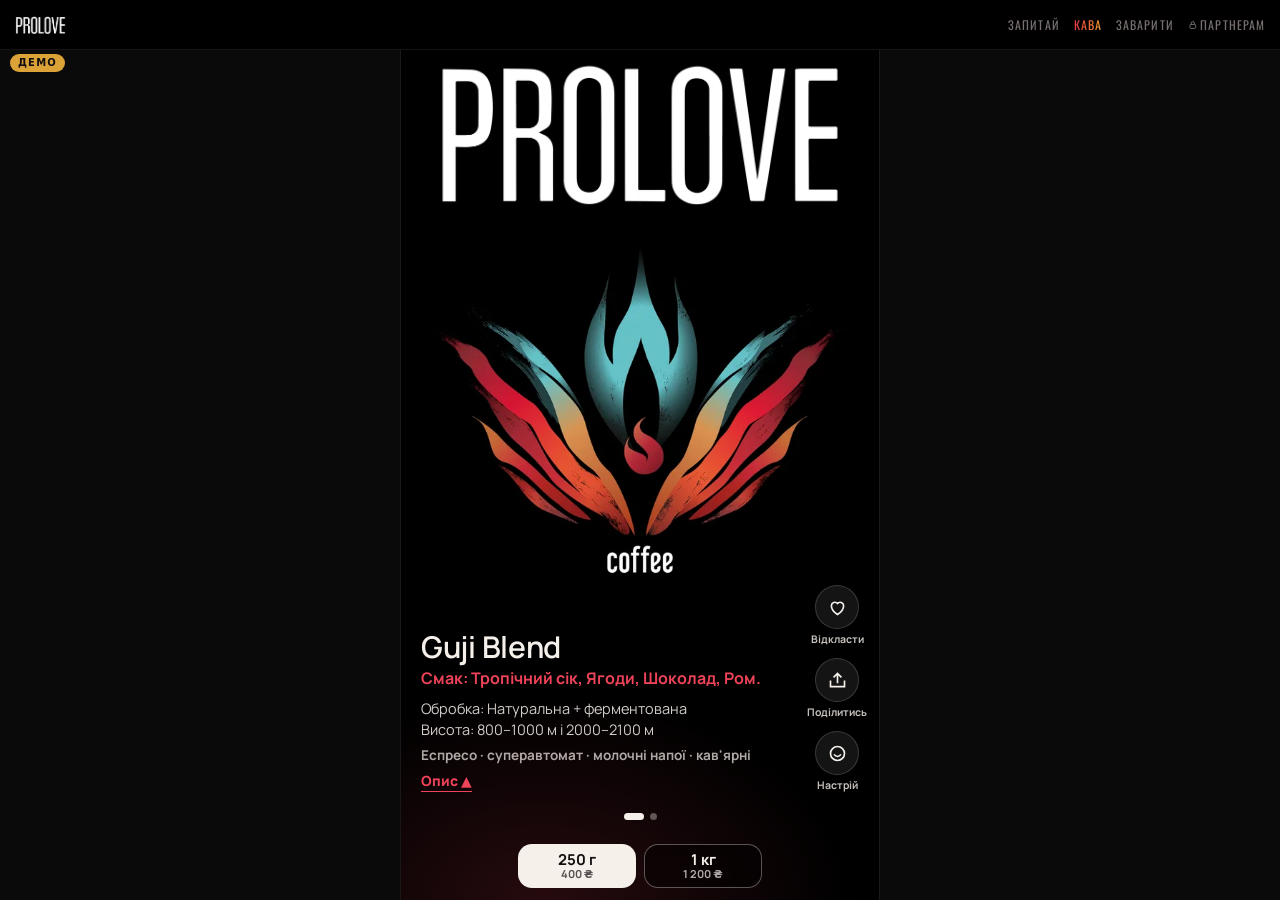
<file: index.html>
<!doctype html>
<html lang="uk">
<head>
<meta charset="utf-8">
<meta name="viewport" content="width=device-width, initial-scale=1, viewport-fit=cover, interactive-widget=resizes-content">
<meta name="theme-color" content="#000000">
<title>PROLOVE — Кава вогонь</title>
<meta name="description" content="PROLOVE: кава вогонь. Обирай лот за смаком.">
<meta property="og:title" content="PROLOVE — Кава вогонь">
<meta property="og:description" content="Specialty-кава від ростерії PROLOVE: обирай лот за смаком.">
<meta property="og:image" content="img/og.png">
<meta name="twitter:card" content="summary_large_image">
<link rel="icon" href="img/favicon.png">
<link rel="apple-touch-icon" href="img/apple-touch-icon.png">
<!-- шрифти першого екрана — одразу, щоб текст не перестрибував --><link rel="preload" as="font" type="font/woff2" crossorigin href="fonts/oswald-cyrillic-400-normal.woff2"><link rel="preload" as="font" type="font/woff2" crossorigin href="fonts/oswald-cyrillic-500-normal.woff2"><link rel="preload" as="font" type="font/woff2" crossorigin href="fonts/manrope-cyrillic-400-normal.woff2"><link rel="preload" as="font" type="font/woff2" crossorigin href="fonts/manrope-cyrillic-700-normal.woff2">
<link rel="stylesheet" href="base.css?v=mwl8etx8">
<link rel="stylesheet" href="nav.css?v=mwl8etx8">
<link rel="stylesheet" href="worlds.css?v=mwl8etx8">
<link rel="stylesheet" href="app.css?v=mwl8etx8">
<script src="track.js?v=mwl8etx8"></script>
<script src="nav.js?v=mwl8etx8"></script>
</head>
<body class="pl-app">
<!-- Одне меню на всіх світах і сторінках -->
<header class="nav" id="nav">
  <a class="nav-wm" href="info.html" aria-label="Про PROLOVE: контакти і підтримка"><img src="img/wordmark.webp" alt="PROLOVE"></a>
  <nav class="nav-tabs" aria-label="Розділи">
    <button type="button" data-w="ask">Запитай</button>
    <button type="button" data-w="kava" aria-current="true">Кава</button>
    <a href="brew.html">Заварити</a>
    <a href="partners.html" ><svg viewBox="0 0 24 24" aria-hidden="true"><rect x="5" y="11" width="14" height="10" rx="2"/><path d="M8 11V8a4 4 0 0 1 8 0v3"/></svg>Партнерам</a>
  </nav>
</header>

<!-- Світи: одна сторінка, гортає сам браузер (scroll-snap), кожен світ рівно на екран і ізольований -->
<main class="worlds" id="worlds">
<section class="world" id="w-ask" data-w="ask" aria-label="Запитай">
<div class="app">
  <canvas id="rain" aria-hidden="true"></canvas>
  <div class="veil" id="veil"></div>
  <div class="term" id="term">
    <form class="ask" id="ask" autocomplete="off">
      <label for="q">Що хочеш відчути?</label>
      <input id="q" name="q" maxlength="300" enterkeyhint="search" placeholder="вишня й шоколад…">
      <button type="submit" aria-label="Знайти">↵</button>
    </form>
    <div class="hint" id="hint"><button type="button">хочу солодку</button><button type="button">ягоди</button><button type="button">шоколад і горіх</button><button type="button">без кислинки</button><button type="button">яскраву кислинку</button><button type="button">для турки</button><button type="button">для гейзера</button><button type="button">для V60</button><button type="button">під капучино</button><button type="button">суперавтомат</button><button type="button">вайб: дощовий вечір</button><button type="button">вайб: ранок у горах</button><button type="button">щось п’янке</button><button type="button">Колумбія</button></div>
    <p class="note">Хочеш живу людину? Напиши <button type="button" class="callr" data-call>!ростер</button> — і ростер приєднається до розмови.</p>
    <div class="out" id="out" aria-live="polite"></div>
  </div>
  <nav class="foot"><a href="info.html">Інфо і контакти</a><a href="brew.html">Як заварити</a><a href="https://instagram.com/prolove_coffee" target="_blank" rel="noopener">Instagram</a></nav>
</div>
</section>
<section class="world" id="w-kava" data-w="kava" aria-label="Кава: стрічка лотів">
<div class="app" id="app">
  <div class="feed" id="feed" aria-label="Стрічка лотів"><div class="loading">Завантажую лоти…</div></div>

  <button class="cartpill" id="cartPill" type="button" hidden>Кошик</button>
  <div class="buy" id="buy">
    <button class="w1" type="button" data-w="250"><b>250 г</b><small id="p250">—</small></button>
    <button class="w2" type="button" data-w="1000"><b>1 кг</b><small id="p1000">—</small></button>
  </div>

  <div class="shade" id="shade"></div>
  <section class="sheet" id="sheet" role="dialog" aria-modal="true" aria-label="Опис лота"></section>
  <div class="toast" id="toast" role="status"></div>
</div>
</section>
</main>

<script type="module" src="demo-shim.js?v=mwl8etx8"></script>
<script type="module" src="app.js?v=mwl8etx8"></script>
<script type="module" src="ask.js?v=mwl8etx8"></script>
<script type="module" src="feed.js?v=mwl8etx8"></script>
</body>
</html>
</file>
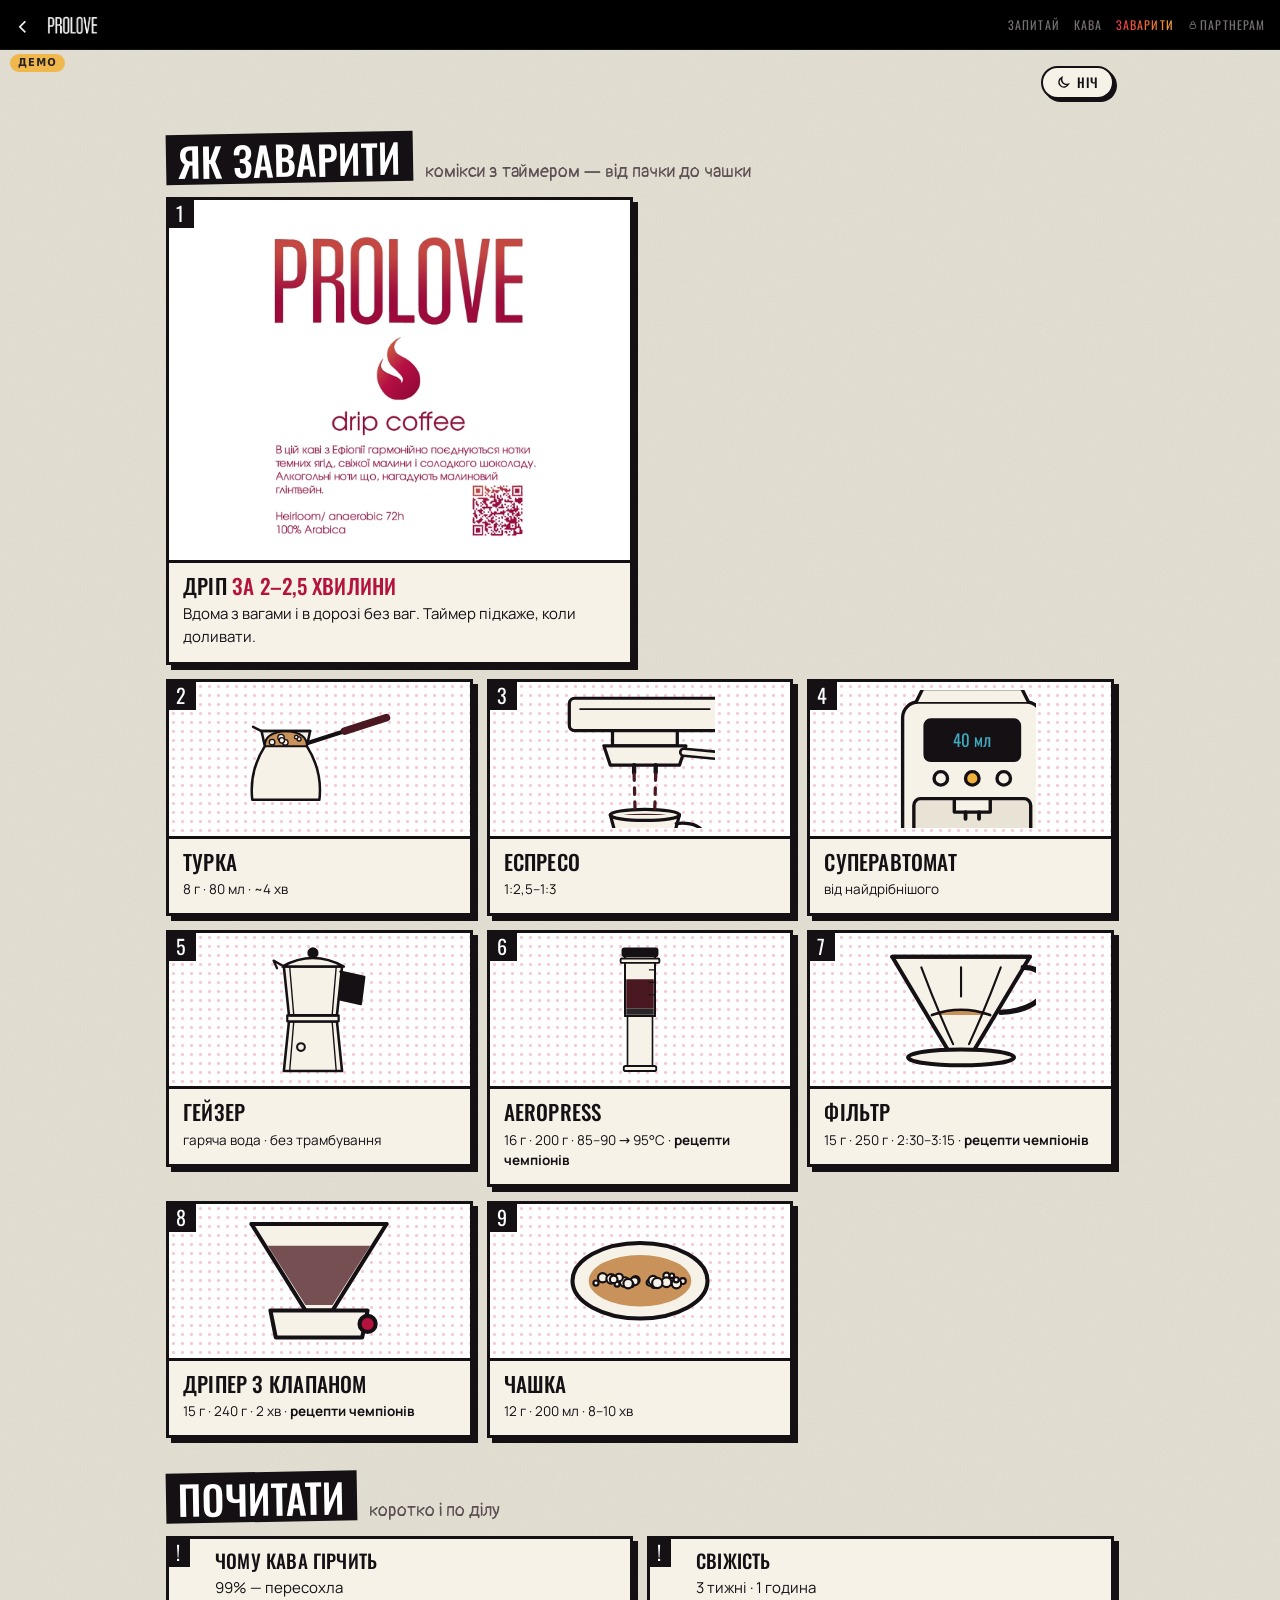
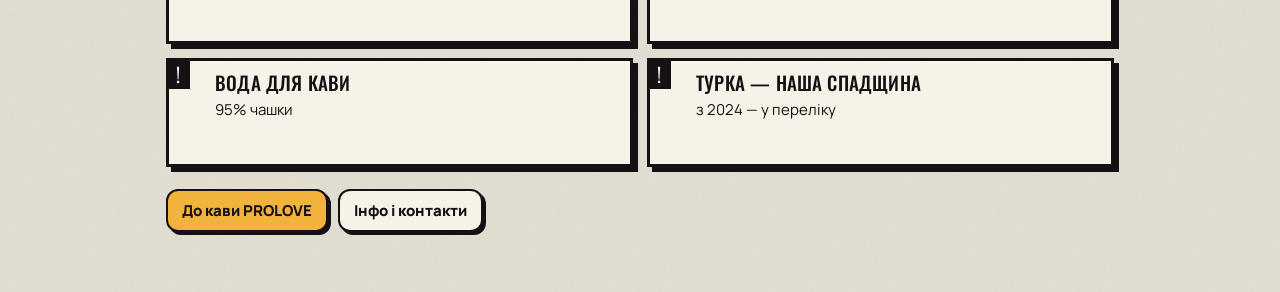
<file: brew.html>
<!doctype html>
<html lang="uk">
<head>
<meta charset="utf-8">
<meta name="viewport" content="width=device-width, initial-scale=1, viewport-fit=cover">
<meta name="theme-color" content="#E6E1D5">
<title>Як заварити — PROLOVE</title>
<meta name="description" content="Комікс-інструкції PROLOVE: дріп, турка, еспресо, гейзер, AeroPress, фільтр — з таймером і рецептами чемпіонів.">
<meta property="og:image" content="img/drip-xmas.webp">
<link rel="icon" href="img/favicon.png">
<link rel="stylesheet" href="base.css?v=mwl8etx8">
<link rel="stylesheet" href="nav.css?v=mwl8etx8">
<script src="track.js?v=mwl8etx8"></script>
<script src="nav.js?v=mwl8etx8"></script>

<script src="theme.js?v=mwl8etx8"></script>
<link rel="stylesheet" href="drip.css?v=mwl8etx8">
<style>
.hub{display:grid;grid-template-columns:repeat(2,minmax(0,1fr));gap:14px}
.hub a{text-decoration:none;color:var(--ink)}
.hub .pnl .art{display:flex;align-items:center;justify-content:center;overflow:hidden}
/* розмір фото задано явно — не залежить від підтримки aspect-ratio у старих iPhone */
/* етикетка дріпа цілком, без обрізання */
.hub .pnl .art{background:var(--card);aspect-ratio:auto;height:auto;padding:10px 0}
.hub .pnl img{display:block;width:auto;max-width:100%;height:auto;max-height:min(70vw,340px);margin:0 auto;object-fit:contain}
.hub>a,.hub>article{min-width:0;display:block}
.tipf{margin:0 0 28px}.mhint{background:var(--gold)}.mhint .btn{display:inline-block;text-decoration:none;margin-top:4px}.tipf .cap{padding-left:46px}
.hub.mhub{margin-top:14px;grid-template-columns:repeat(3,minmax(0,1fr))}.mhub .art{background:radial-gradient(var(--dot) 1.3px,transparent 1.6px) 0 0/9px 9px,var(--card)!important;padding:8px 0!important}.mhub .art{aspect-ratio:auto!important}.mhub .art svg{display:block;width:62%;max-width:150px;height:auto;aspect-ratio:12/11;margin:0 auto}.mhub .cap p{font-size:13.5px}
@media (max-width:720px){.hub.mhub{grid-template-columns:repeat(2,minmax(0,1fr))}}
.soon .art{min-height:min(56vw,300px);font-family:var(--head);font-size:clamp(30px,6vw,46px);text-transform:uppercase;color:var(--berry);text-align:center;line-height:1}
@media (max-width:720px){.hub{grid-template-columns:minmax(0,1fr)}}
</style>
<!-- модулі, які сторінка підтягне — завантажуємо паралельно, а не ланцюжком --><link rel="modulepreload" href="methods.js?v=mwl8etx8"><link rel="modulepreload" href="art.js?v=mwl8etx8"><link rel="modulepreload" href="articles.js?v=mwl8etx8">
</head>
<body>
<header class="nav">
  <div class="nav-wm"><a class="nav-back" href="index.html" data-back aria-label="Назад">‹</a><a href="info.html" aria-label="Про PROLOVE"><img src="img/wordmark.webp" alt="PROLOVE"></a></div>
  <nav class="nav-tabs" aria-label="Розділи"><a href="index.html?w=ask">Запитай</a><a href="index.html">Кава</a><a href="brew.html" aria-current="page">Заварити</a><a href="partners.html" ><svg viewBox="0 0 24 24" aria-hidden="true"><rect x="5" y="11" width="14" height="10" rx="2"/><path d="M8 11V8a4 4 0 0 1 8 0v3"/></svg>Партнерам</a></nav>
</header>
<main class="comic">
  <div class="part"><h2>Як заварити</h2><p>комікси з таймером — від пачки до чашки</p></div>
  <section class="hub">
    <a href="drip.html"><article class="pnl"><span class="no">1</span><div class="art"><img src="img/drip-xmas-label.webp" alt="Дріп PROLOVE Raspberry Mulled Wine" width="786" height="936"></div>
      <div class="cap"><h3>Дріп <em>за 2–2,5 хвилини</em></h3><p>Вдома з вагами і в дорозі без ваг. Таймер підкаже, коли доливати.</p></div></article></a>
  </section>
  <section class="hub mhub" id="methods" aria-label="Способи заварювання"></section>
  <div class="part"><h2>Почитати</h2><p>коротко і по ділу</p></div>
  <section class="hub ahub" id="articles" aria-label="Статті"></section>
  <div class="next"><a class="btn" href="index.html">До кави PROLOVE</a><a class="btn ghost" href="info.html">Інфо і контакти</a></div>
</main>
<script type="module" src="demo-shim.js?v=mwl8etx8"></script>
<script type="module" src="brew.js?v=mwl8etx8"></script>
</body>
</html>
</file>
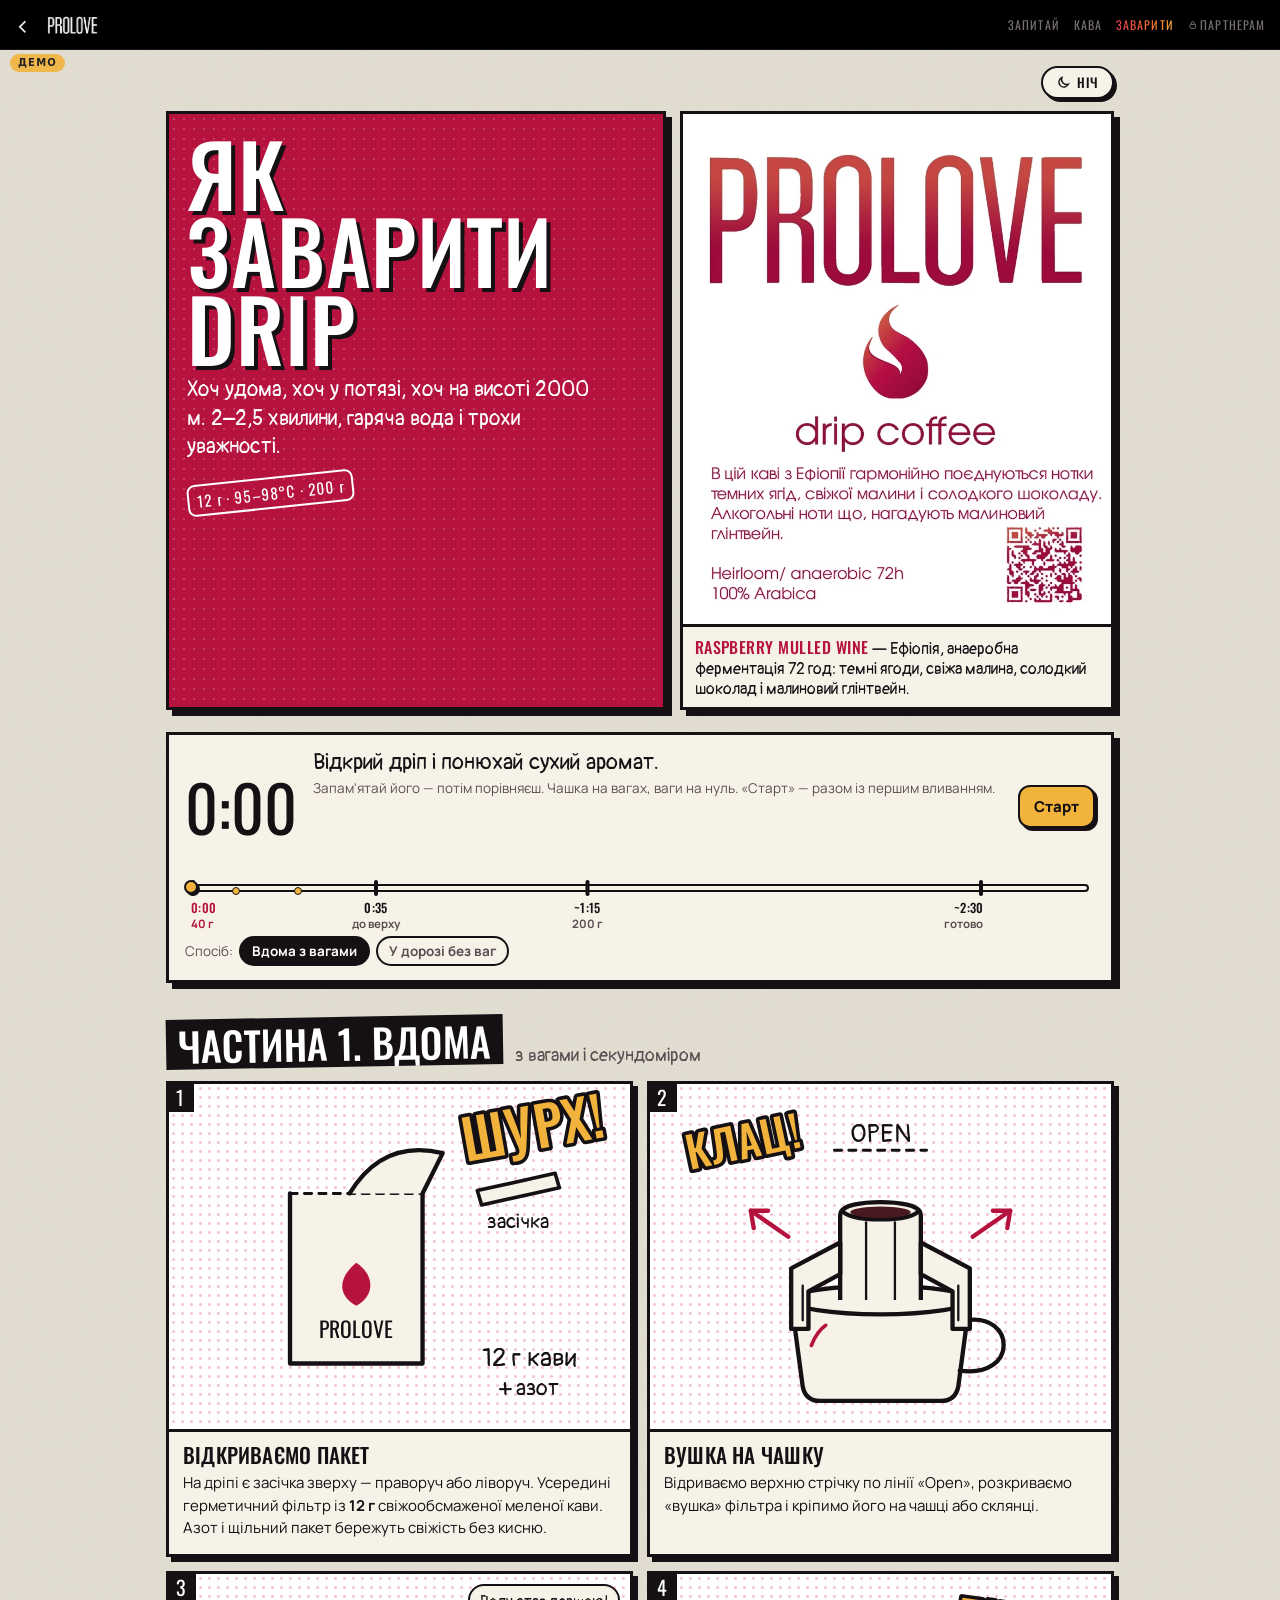
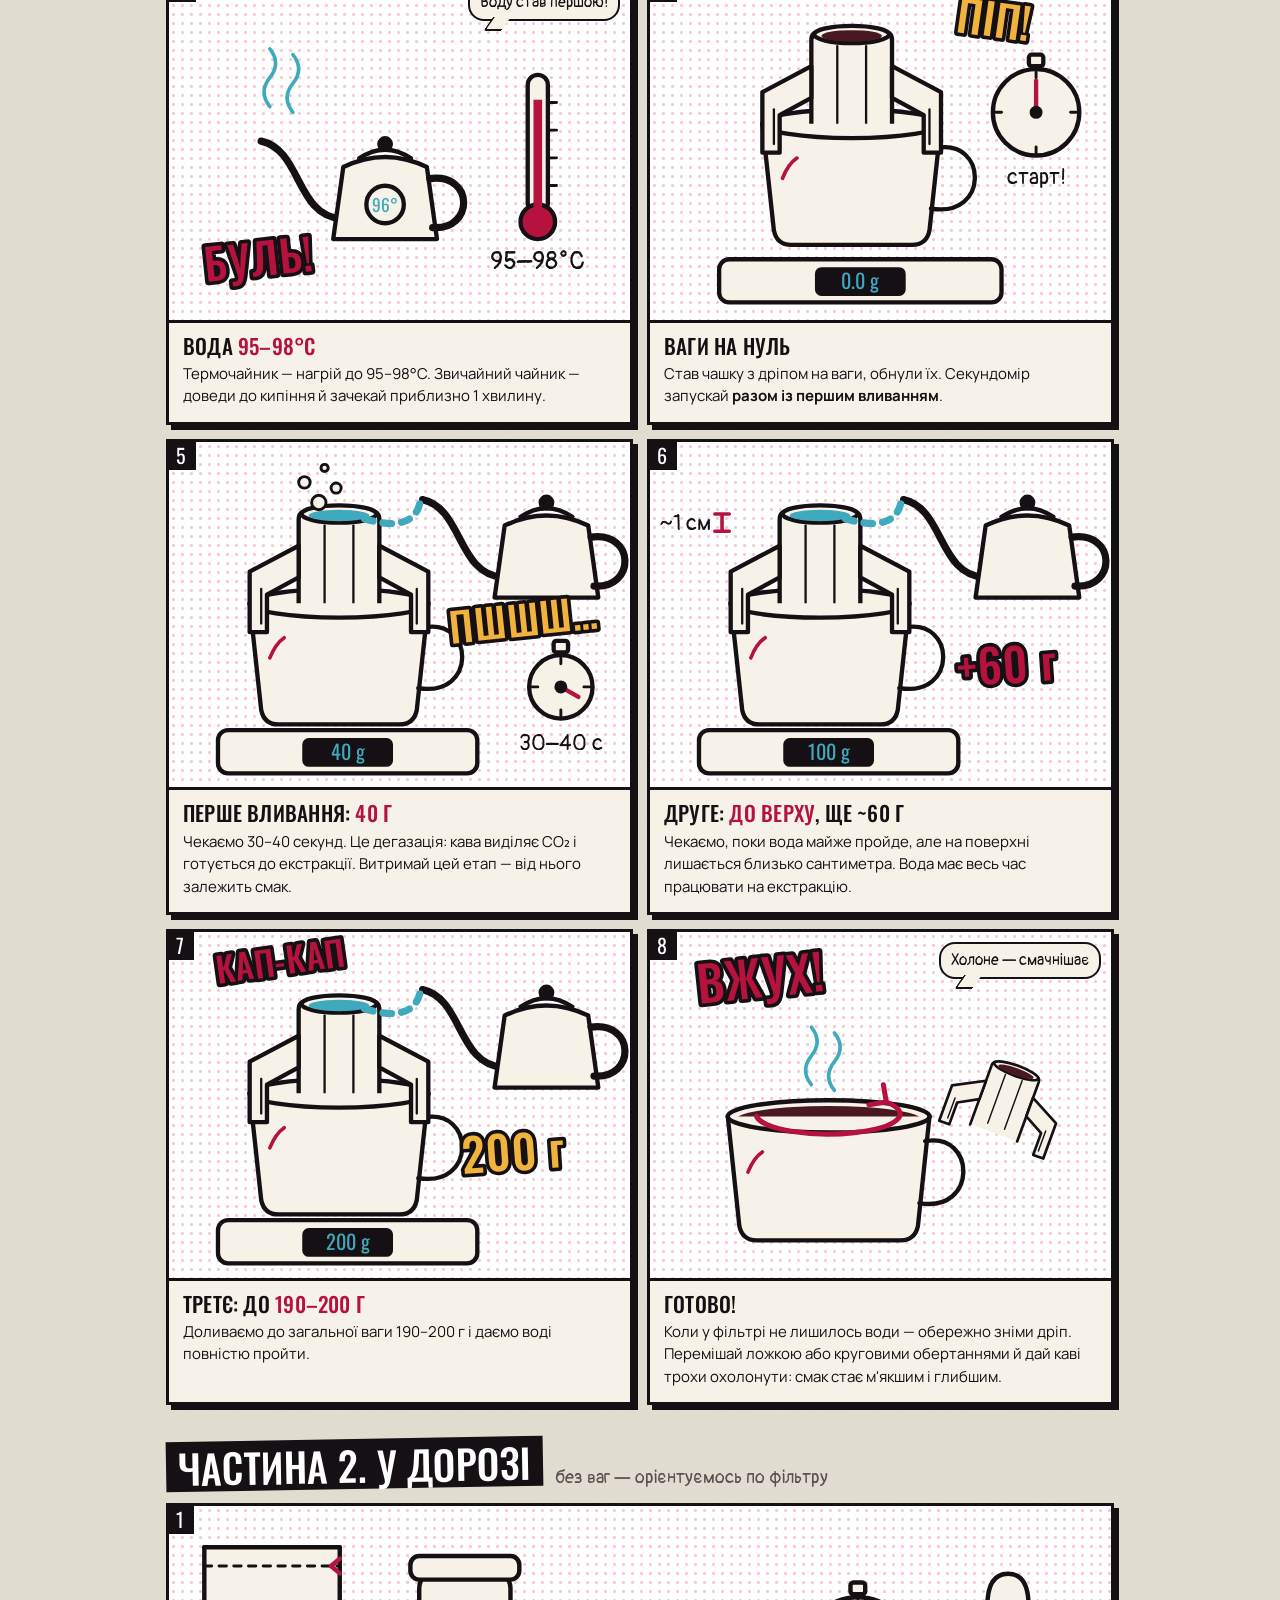
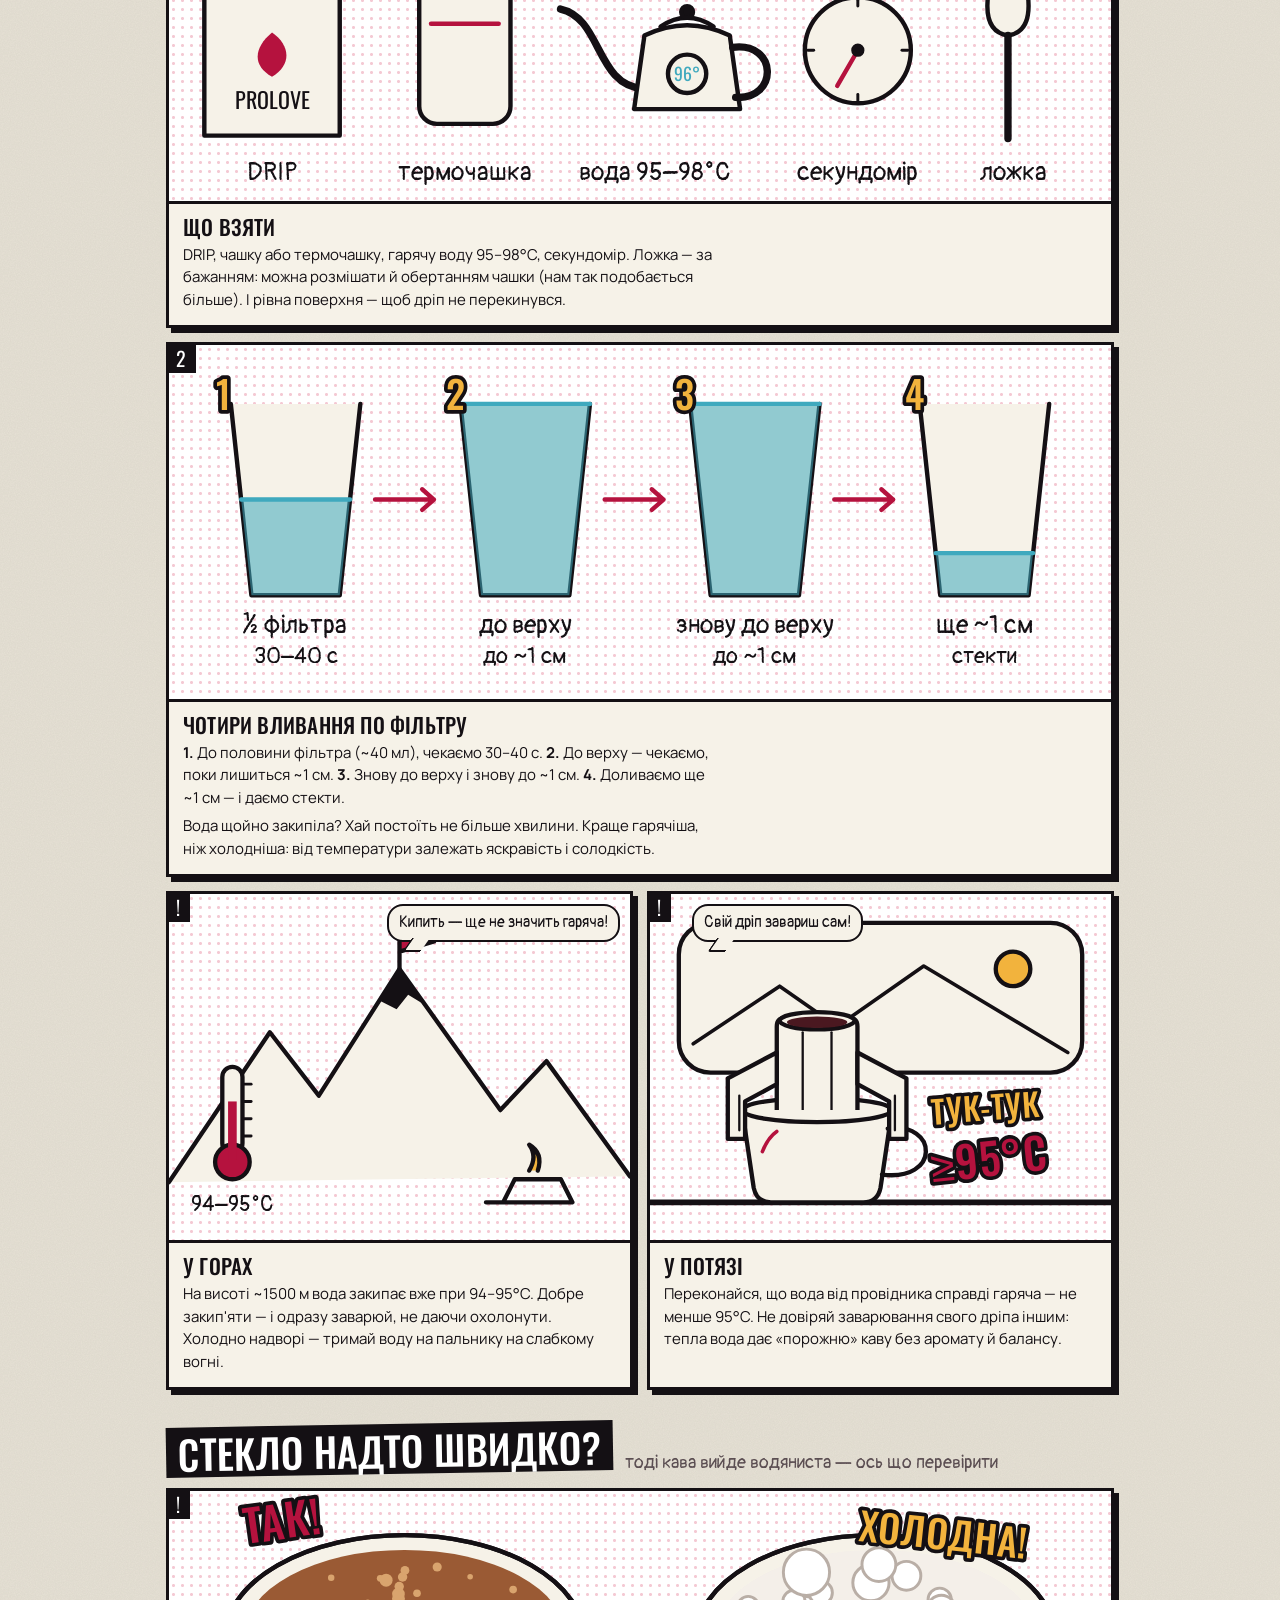
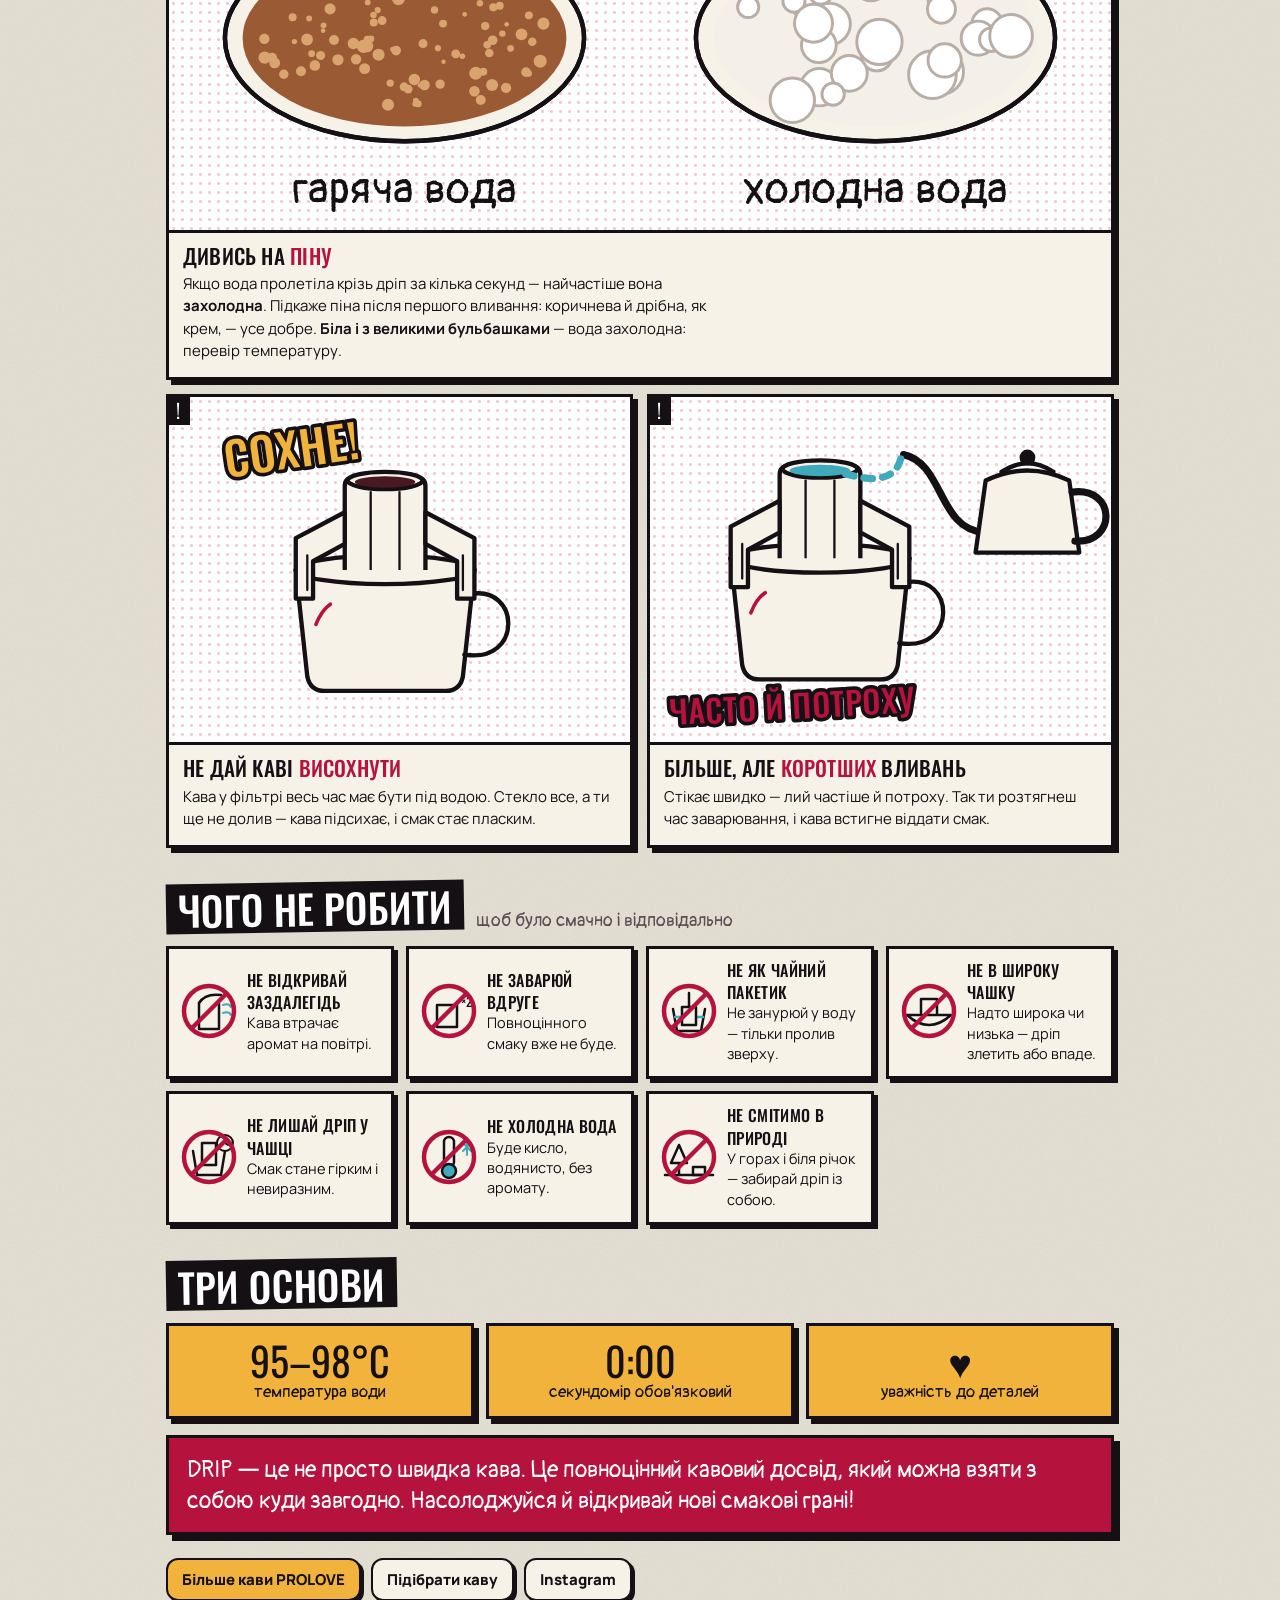
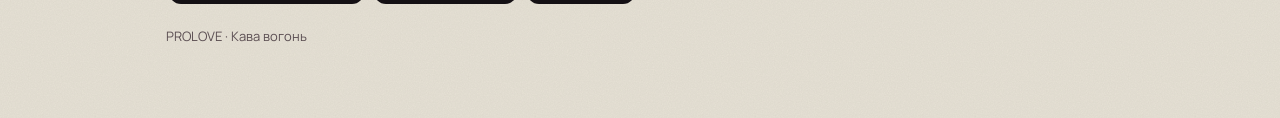
<file: drip.html>
<!doctype html>
<html lang="uk">
<head>
<meta charset="utf-8">
<meta name="viewport" content="width=device-width, initial-scale=1, viewport-fit=cover">
<meta name="theme-color" content="#E6E1D5">
<title>Як заварити DRIP — PROLOVE</title>
<meta name="description" content="Комікс-інструкція: як заварити дріп-каву PROLOVE вдома з вагами і в дорозі без ваг. Таймер з підказками.">
<meta property="og:title" content="Як заварити DRIP — PROLOVE">
<meta property="og:description" content="Комікс-інструкція і таймер: вдома, в горах, у потязі.">
<meta property="og:image" content="img/drip-xmas.webp">
<link rel="icon" href="img/favicon.png">
<link rel="stylesheet" href="base.css?v=mwl8etx8">
<link rel="stylesheet" href="nav.css?v=mwl8etx8">
<script src="track.js?v=mwl8etx8"></script>
<script src="nav.js?v=mwl8etx8"></script>
<script src="theme.js?v=mwl8etx8"></script>
<link rel="stylesheet" href="drip.css?v=mwl8etx8">
<!-- модулі, які сторінка підтягне — завантажуємо паралельно, а не ланцюжком --><link rel="modulepreload" href="tmr.js?v=mwl8etx8">
</head>
<body>
<header class="nav">
  <div class="nav-wm"><a class="nav-back" href="brew.html" data-back aria-label="Назад">‹</a><a href="info.html" aria-label="Про PROLOVE"><img src="img/wordmark.webp" alt="PROLOVE"></a></div>
  <nav class="nav-tabs" aria-label="Розділи"><a href="index.html?w=ask">Запитай</a><a href="index.html">Кава</a><a href="brew.html" aria-current="page">Заварити</a><a href="partners.html" ><svg viewBox="0 0 24 24" aria-hidden="true"><rect x="5" y="11" width="14" height="10" rx="2"/><path d="M8 11V8a4 4 0 0 1 8 0v3"/></svg>Партнерам</a></nav>
</header>
<main class="comic">

  <header class="cover">
    <div class="title">
      <h1>Як заварити drip</h1>
      <p>Хоч удома, хоч у потязі, хоч на висоті 2000 м. 2–2,5 хвилини, гаряча вода і трохи уважності.</p>
      <span class="stamp">12 г · 95–98°C · 200 г</span>
    </div>
    <figure>
      <img src="img/drip-xmas-label.webp" alt="Етикетка дріпа PROLOVE Raspberry Mulled Wine" width="786" height="936">
      <figcaption><b>Raspberry Mulled Wine</b> — Ефіопія, анаеробна ферментація 72 год: темні ягоди, свіжа малина, солодкий шоколад і малиновий глінтвейн.</figcaption>
    </figure>
  </header>

  <section class="timer" id="timer" aria-label="Таймер заварювання">
    <div class="clock" id="clock">0:00</div>
    <div class="now" id="now" aria-live="polite"></div>
    <div class="btns"><button class="btn" type="button" id="go">Старт</button><button class="btn ghost" type="button" id="next" hidden>Далі</button></div>
    <div class="tl" id="tl" aria-hidden="true"></div>
    <div class="mode">Спосіб: <button class="chip" type="button" data-mode="home" aria-pressed="true">Вдома з вагами</button><button class="chip" type="button" data-mode="trip" aria-pressed="false">У дорозі без ваг</button></div>
  </section>

  <div class="part"><h2>Частина 1. Вдома</h2><p>з вагами і секундоміром</p></div>
  <section class="page">
    <article class="pnl"><span class="no">1</span><div class="art" data-art="open"></div>
      <div class="cap"><h3>Відкриваємо пакет</h3><p>На дріпі є засічка зверху — праворуч або ліворуч. Усередині герметичний фільтр із <b>12 г</b> свіжообсмаженої меленої кави. Азот і щільний пакет бережуть свіжість без кисню.</p></div></article>
    <article class="pnl"><span class="no">2</span><div class="art" data-art="ears"></div>
      <div class="cap"><h3>Вушка на чашку</h3><p>Відриваємо верхню стрічку по лінії «Open», розкриваємо «вушка» фільтра і кріпимо його на чашці або склянці.</p></div></article>
    <article class="pnl"><span class="no">3</span><div class="art" data-art="water"></div><div class="say">Воду став першою!</div>
      <div class="cap"><h3>Вода <em>95–98°C</em></h3><p>Термочайник — нагрій до 95–98°C. Звичайний чайник — доведи до кипіння й зачекай приблизно 1 хвилину.</p></div></article>
    <article class="pnl"><span class="no">4</span><div class="art" data-art="scale"></div>
      <div class="cap"><h3>Ваги на нуль</h3><p>Став чашку з дріпом на ваги, обнули їх. Секундомір запускай <b>разом із першим вливанням</b>.</p></div></article>
    <article class="pnl"><span class="no">5</span><div class="art" data-art="pour1"></div>
      <div class="cap"><h3>Перше вливання: <em>40 г</em></h3><p>Чекаємо 30–40 секунд. Це дегазація: кава виділяє CO₂ і готується до екстракції. Витримай цей етап — від нього залежить смак.</p></div></article>
    <article class="pnl"><span class="no">6</span><div class="art" data-art="pour2"></div>
      <div class="cap"><h3>Друге: <em>до верху</em>, ще ~60 г</h3><p>Чекаємо, поки вода майже пройде, але на поверхні лишається близько сантиметра. Вода має весь час працювати на екстракцію.</p></div></article>
    <article class="pnl"><span class="no">7</span><div class="art" data-art="pour3"></div>
      <div class="cap"><h3>Третє: до <em>190–200 г</em></h3><p>Доливаємо до загальної ваги 190–200 г і даємо воді повністю пройти.</p></div></article>
    <article class="pnl"><span class="no">8</span><div class="art" data-art="done"></div><div class="say">Холоне — смачнішає</div>
      <div class="cap"><h3>Готово!</h3><p>Коли у фільтрі не лишилось води — обережно зніми дріп. Перемішай ложкою або круговими обертаннями й дай каві трохи охолонути: смак стає м'якшим і глибшим.</p></div></article>
  </section>

  <div class="part"><h2>Частина 2. У дорозі</h2><p>без ваг — орієнтуємось по фільтру</p></div>
  <section class="page">
    <article class="pnl wide"><span class="no">1</span><div class="art" data-art="kit" style="aspect-ratio:16/5"></div>
      <div class="cap"><h3>Що взяти</h3><p>DRIP, чашку або термочашку, гарячу воду 95–98°C, секундомір. Ложка — за бажанням: можна розмішати й обертанням чашки (нам так подобається більше). І рівна поверхня — щоб дріп не перекинувся.</p></div></article>
    <article class="pnl wide"><span class="no">2</span><div class="art" data-art="levels" style="aspect-ratio:16/6"></div>
      <div class="cap"><h3>Чотири вливання по фільтру</h3><p><b>1.</b> До половини фільтра (~40 мл), чекаємо 30–40 с. <b>2.</b> До верху — чекаємо, поки лишиться ~1 см. <b>3.</b> Знову до верху і знову до ~1 см. <b>4.</b> Доливаємо ще ~1 см — і даємо стекти.</p>
        <p>Вода щойно закипіла? Хай постоїть не більше хвилини. Краще гарячіша, ніж холодніша: від температури залежать яскравість і солодкість.</p></div></article>
    <article class="pnl"><span class="no">!</span><div class="art" data-art="mountain"></div><div class="say">Кипить — ще не значить гаряча!</div>
      <div class="cap"><h3>У горах</h3><p>На висоті ~1500 м вода закипає вже при 94–95°C. Добре закип'яти — і одразу заварюй, не даючи охолонути. Холодно надворі — тримай воду на пальнику на слабкому вогні.</p></div></article>
    <article class="pnl"><span class="no">!</span><div class="art" data-art="train"></div><div class="say left">Свій дріп завариш сам!</div>
      <div class="cap"><h3>У потязі</h3><p>Переконайся, що вода від провідника справді гаряча — не менше 95°C. Не довіряй заварювання свого дріпа іншим: тепла вода дає «порожню» каву без аромату й балансу.</p></div></article>
  </section>

  <div class="part fast"><h2>Стекло надто швидко?</h2><p>тоді кава вийде водяниста — ось що перевірити</p></div>
  <section class="page">
    <article class="pnl wide"><span class="no">!</span><div class="art" data-art="foam"></div>
      <div class="cap"><h3>Дивись на <em>піну</em></h3><p>Якщо вода пролетіла крізь дріп за кілька секунд — найчастіше вона <b>захолодна</b>. Підкаже піна після першого вливання: коричнева й дрібна, як крем, — усе добре. <b>Біла і з великими бульбашками</b> — вода захолодна: перевір температуру.</p></div></article>
    <article class="pnl"><span class="no">!</span><div class="art" data-art="dry"></div>
      <div class="cap"><h3>Не дай каві <em>висохнути</em></h3><p>Кава у фільтрі весь час має бути під водою. Стекло все, а ти ще не долив — кава підсихає, і смак стає пласким.</p></div></article>
    <article class="pnl"><span class="no">!</span><div class="art" data-art="short"></div>
      <div class="cap"><h3>Більше, але <em>коротших</em> вливань</h3><p>Стікає швидко — лий частіше й потроху. Так ти розтягнеш час заварювання, і кава встигне віддати смак.</p></div></article>
  </section>

  <div class="part"><h2>Чого не робити</h2><p>щоб було смачно і відповідально</p></div>
  <section class="donts" id="donts">
    <div class="dont"><span data-icon="open"></span><p><b>Не відкривай заздалегідь</b>Кава втрачає аромат на повітрі.</p></div>
    <div class="dont"><span data-icon="twice"></span><p><b>Не заварюй вдруге</b>Повноцінного смаку вже не буде.</p></div>
    <div class="dont"><span data-icon="teabag"></span><p><b>Не як чайний пакетик</b>Не занурюй у воду — тільки пролив зверху.</p></div>
    <div class="dont"><span data-icon="cup"></span><p><b>Не в широку чашку</b>Надто широка чи низька — дріп злетить або впаде.</p></div>
    <div class="dont"><span data-icon="leave"></span><p><b>Не лишай дріп у чашці</b>Смак стане гірким і невиразним.</p></div>
    <div class="dont"><span data-icon="cold"></span><p><b>Не холодна вода</b>Буде кисло, водянисто, без аромату.</p></div>
    <div class="dont"><span data-icon="nature"></span><p><b>Не смітимо в природі</b>У горах і біля річок — забирай дріп із собою.</p></div>
  </section>

  <div class="part"><h2>Три основи</h2></div>
  <section class="rules">
    <div class="rule"><span class="big">95–98°C</span><span>температура води</span></div>
    <div class="rule"><span class="big">0:00</span><span>секундомір обов'язковий</span></div>
    <div class="rule"><span class="big">♥</span><span>уважність до деталей</span></div>
  </section>
  <p class="finale">DRIP — це не просто швидка кава. Це повноцінний кавовий досвід, який можна взяти з собою куди завгодно. Насолоджуйся й відкривай нові смакові грані!</p>

  <div class="next"><a class="btn" href="index.html">Більше кави PROLOVE</a><a class="btn ghost" href="index.html?w=ask">Підібрати каву</a><a class="btn ghost" href="https://instagram.com/prolove_coffee" target="_blank" rel="noopener">Instagram</a></div>
  <p class="foot">PROLOVE · Кава вогонь</p>
</main>
<script type="module" src="demo-shim.js?v=mwl8etx8"></script>
<script type="module" src="drip.js?v=mwl8etx8"></script>
</body>
</html>
</file>
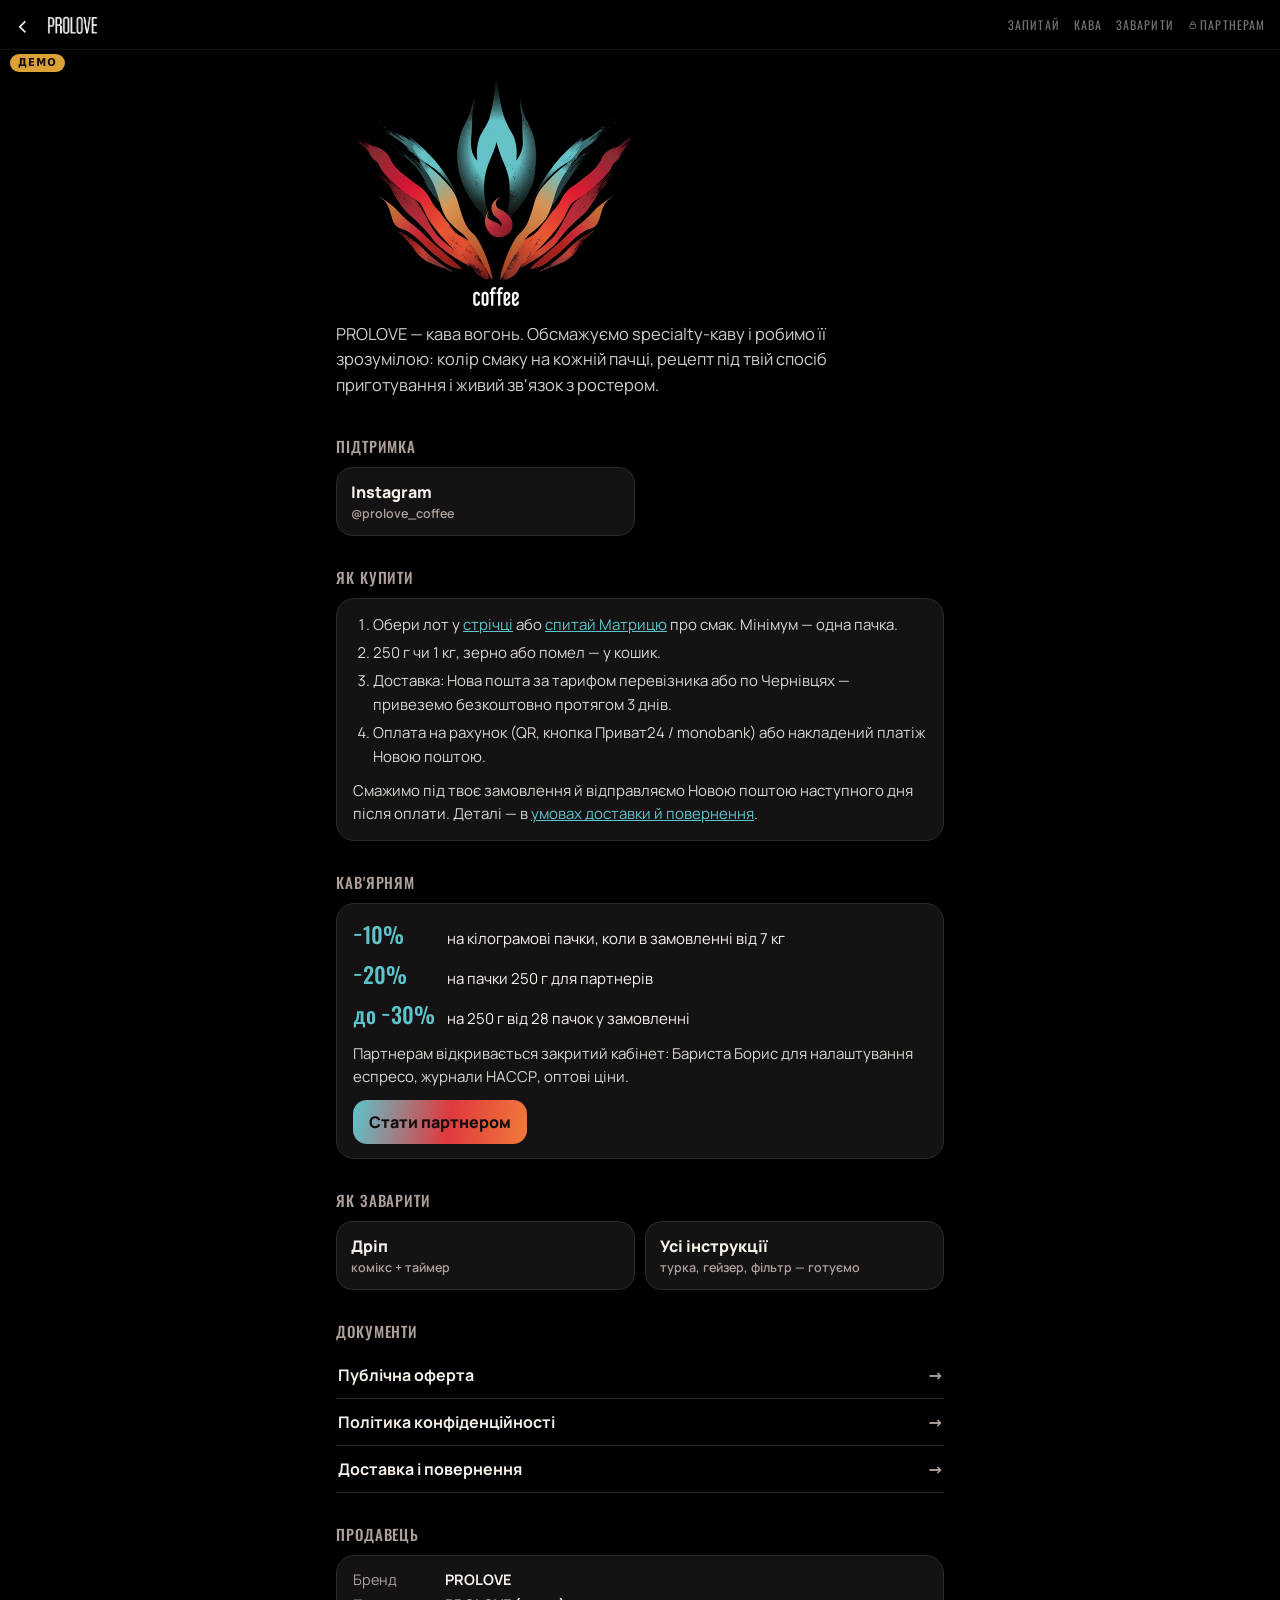
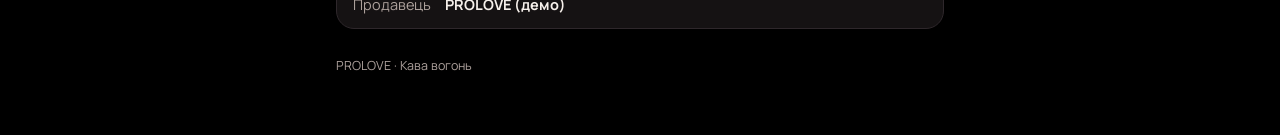
<file: info.html>
<!doctype html>
<html lang="uk">
<head>
<meta charset="utf-8">
<meta name="viewport" content="width=device-width, initial-scale=1, viewport-fit=cover">
<meta name="theme-color" content="#000000">
<title>PROLOVE — Інфо і контакти</title>
<meta name="description" content="Контакти, підтримка, як купити, умови для кав'ярень і документи PROLOVE.">
<meta property="og:image" content="img/og.png">
<link rel="icon" href="img/favicon.png">
<link rel="stylesheet" href="base.css?v=mwl8etx8">
<link rel="stylesheet" href="nav.css?v=mwl8etx8">
<script src="track.js?v=mwl8etx8"></script>
<script src="nav.js?v=mwl8etx8"></script>

<style>
body{background:var(--bg);color:var(--ink);font-family:var(--body);margin:0}
.w{max-width:640px;margin:0 auto;padding:calc(env(safe-area-inset-top,0px) + 8px) max(16px,env(safe-area-inset-right,0px)) 48px max(16px,env(safe-area-inset-left,0px))}
.brow{display:flex;align-items:center;justify-content:space-between;padding:4px 0 10px;position:sticky;top:0;background:linear-gradient(180deg,#000 70%,rgba(0,0,0,0));z-index:3}
.brow img{height:18px;display:block}
.tabs{display:flex;gap:2px}
.tabs a{text-decoration:none;color:rgba(246,240,235,.6);font-weight:700;font-size:13px;padding:6px 9px;border-radius:999px;display:flex;align-items:center}
.tabs svg{width:11px;height:11px;stroke:currentColor;fill:none;stroke-width:2.4}
.hero{padding:26px 0 8px}
.hero img{width:min(320px,80%);display:block;margin-bottom:10px}
.hero p{font-size:16.5px;line-height:1.55;color:rgba(246,240,235,.85);margin:0;max-width:52ch}
h2{font-family:var(--display);font-weight:500;text-transform:uppercase;letter-spacing:.06em;font-size:15px;color:var(--muted);margin:30px 0 10px}
.card{background:var(--surface);border:1px solid var(--line);border-radius:18px;padding:14px 16px}
.card+.card{margin-top:10px}
.card p{margin:0;line-height:1.55;font-size:15px;color:rgba(246,240,235,.88)}
.card p+p{margin-top:8px}
.btns{display:grid;grid-template-columns:repeat(2,minmax(0,1fr));gap:10px}
.btns a{display:flex;flex-direction:column;gap:2px;text-decoration:none;color:var(--ink);background:var(--surface);border:1px solid var(--line);border-radius:16px;padding:13px 14px;font-weight:800;font-size:16px}
.btns a small{font-weight:600;font-size:12.5px;color:var(--muted)}
.btns a.hot{border-color:var(--teal)}
ol.steps{margin:0;padding-left:20px;line-height:1.6;font-size:15px;color:rgba(246,240,235,.88)}
ol.steps li+li{margin-top:4px}
.kv{display:grid;grid-template-columns:auto 1fr;gap:6px 14px;font-size:14.5px;margin:0}
.kv dt{color:var(--muted)}.kv dd{margin:0;font-weight:700;word-break:break-word}
.disc{display:grid;grid-template-columns:auto 1fr;gap:8px 12px;align-items:baseline;font-size:15px}
.disc b{font-family:var(--display);font-weight:500;font-size:22px;color:var(--teal);white-space:nowrap}
.docs a{display:flex;justify-content:space-between;text-decoration:none;color:var(--ink);padding:12px 2px;border-bottom:1px solid var(--line);font-weight:700}
.docs a span{color:var(--muted)}
.cta{display:inline-block;margin-top:12px;text-decoration:none;background:var(--flame);color:#120D0F;font-weight:800;border-radius:14px;padding:11px 16px}
.hours{margin:10px 2px 0;font-size:13.5px;line-height:1.5;color:var(--muted)}
.foot{margin-top:28px;font-size:12.5px;color:var(--muted)}
.w{padding-top:calc(var(--navh) + 4px)!important}
</style>
</head>
<body>
<header class="nav">
  <div class="nav-wm"><a class="nav-back" href="index.html" data-back aria-label="Назад">‹</a><a href="info.html" aria-label="Про PROLOVE"><img src="img/wordmark.webp" alt="PROLOVE"></a></div>
  <nav class="nav-tabs" aria-label="Розділи"><a href="index.html?w=ask">Запитай</a><a href="index.html">Кава</a><a href="brew.html">Заварити</a><a href="partners.html" ><svg viewBox="0 0 24 24" aria-hidden="true"><rect x="5" y="11" width="14" height="10" rx="2"/><path d="M8 11V8a4 4 0 0 1 8 0v3"/></svg>Партнерам</a></nav>
</header>
<main class="w">

  <section class="hero">
    <img src="img/logo.webp" alt="">
    <p>PROLOVE — кава вогонь. Обсмажуємо specialty-каву і робимо її зрозумілою: колір смаку на кожній пачці, рецепт під твій спосіб приготування і живий зв'язок з ростером.</p>
  </section>

  <h2>Підтримка</h2>
  <div class="btns" id="contacts">
    <a class="hot" href="https://instagram.com/prolove_coffee" target="_blank" rel="noopener">Instagram<small>@prolove_coffee</small></a>
  </div>
  <p class="hours" id="hours"></p>

  <h2>Як купити</h2>
  <div class="card"><ol class="steps">
    <li>Обери лот у <a href="index.html" style="color:var(--teal)">стрічці</a> або <a href="index.html?w=ask" style="color:var(--teal)">спитай Матрицю</a> про смак. Мінімум — одна пачка.</li>
    <li>250 г чи 1 кг, зерно або помел — у кошик.</li>
    <li>Доставка: Нова пошта за тарифом перевізника або по Чернівцях — привеземо безкоштовно протягом 3 днів.</li>
    <li>Оплата на рахунок (QR, кнопка Приват24 / monobank) або накладений платіж Новою поштою.</li>
  </ol><p style="margin-top:10px">Смажимо під твоє замовлення й відправляємо Новою поштою наступного дня після оплати. Деталі — в <a href="legal-delivery.html" style="color:var(--teal)">умовах доставки й повернення</a>.</p></div>

  <h2>Кав'ярням</h2>
  <div class="card"><div class="disc" id="disc">
    <b>−10%</b><span>на кілограмові пачки, коли в замовленні від 7 кг</span>
    <b>−20%</b><span>на пачки 250 г для партнерів</span>
    <b>до −30%</b><span>на 250 г від 28 пачок у замовленні</span>
  </div><p style="margin-top:12px">Партнерам відкривається закритий кабінет: Бариста Борис для налаштування еспресо, журнали НАССР, оптові ціни.</p>
  <a class="cta" href="index.html?w=partners">Стати партнером</a></div>

  <h2>Як заварити</h2>
  <div class="btns"><a href="drip.html">Дріп<small>комікс + таймер</small></a><a href="index.html?w=brew">Усі інструкції<small>турка, гейзер, фільтр — готуємо</small></a></div>

  <h2>Документи</h2>
  <nav class="docs"><a href="legal-oferta.html">Публічна оферта<span>→</span></a><a href="legal-privacy.html">Політика конфіденційності<span>→</span></a><a href="legal-delivery.html">Доставка і повернення<span>→</span></a></nav>

  <h2>Продавець</h2>
  <div class="card"><dl class="kv" id="seller"><dt>Бренд</dt><dd>PROLOVE</dd></dl></div>

  <p class="foot">PROLOVE · Кава вогонь</p>
</main>
<script type="module" src="demo-shim.js?v=mwl8etx8"></script>
<script type="module" src="info.js?v=mwl8etx8"></script>
</body>
</html>
</file>
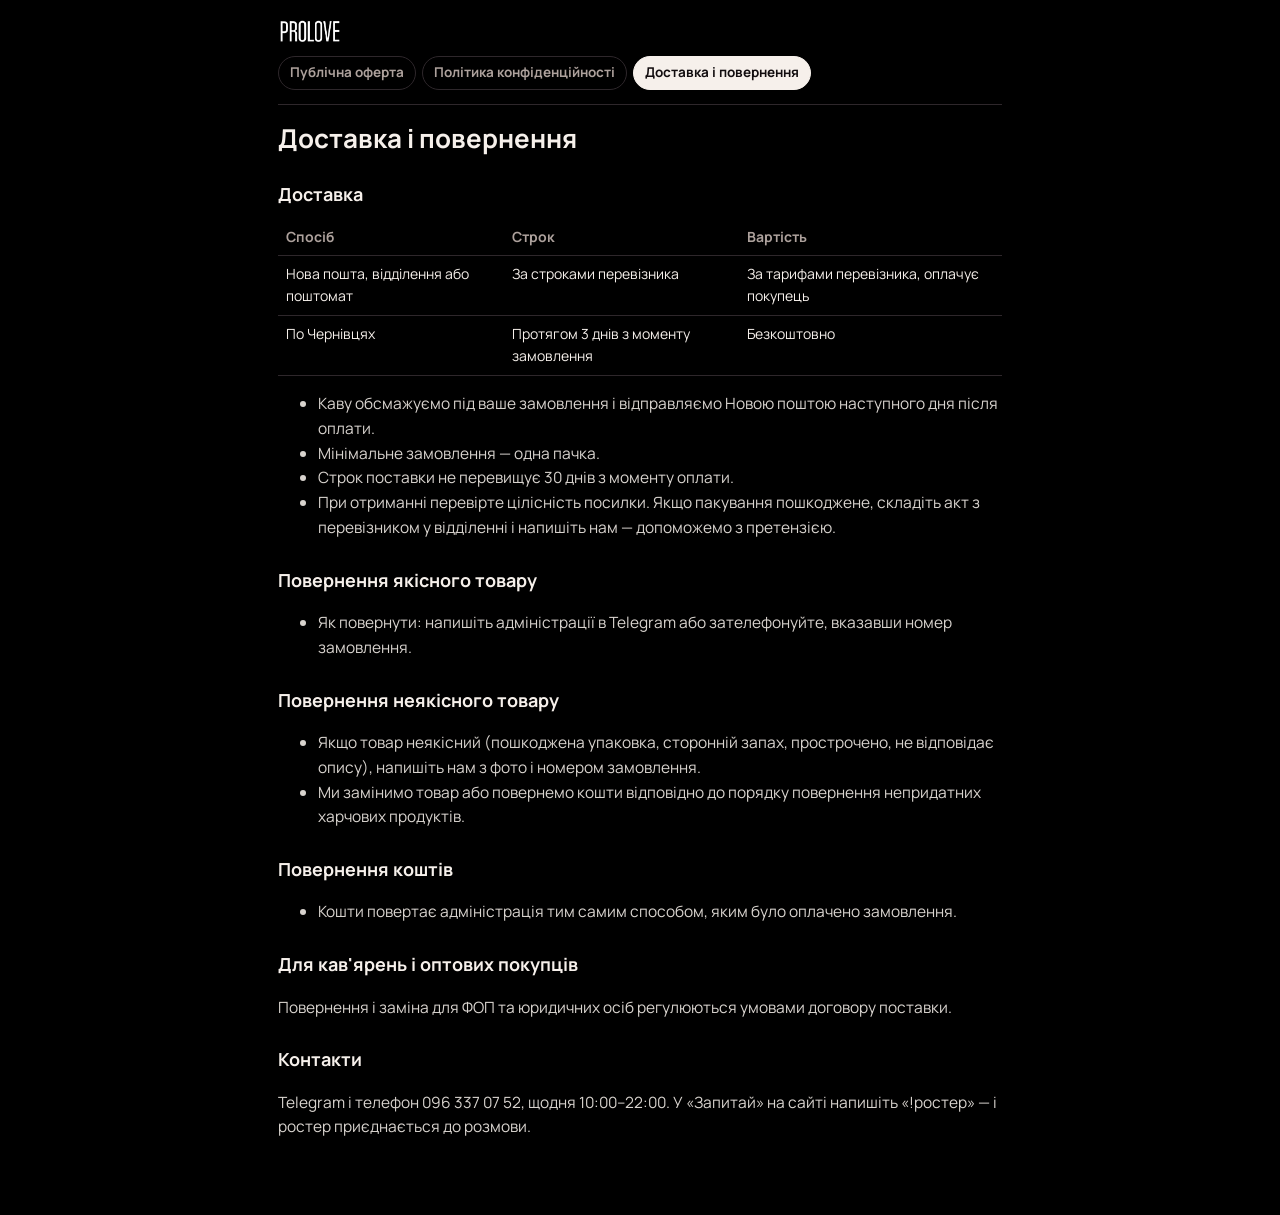
<file: legal-delivery.html>
<!doctype html><html lang="uk"><head><meta charset="utf-8"><meta name="viewport" content="width=device-width, initial-scale=1"><title>Доставка і повернення — PROLOVE</title><link rel="stylesheet" href="base.css"><link rel="stylesheet" href="legal.css"></head>
<body><main class="legal"><header><a href="index.html"><img src="img/wordmark.png" alt="PROLOVE"></a><nav><a href="legal-oferta.html">Публічна оферта</a><a href="legal-privacy.html">Політика конфіденційності</a><a href="legal-delivery.html" class="on">Доставка і повернення</a></nav></header>
<h1>Доставка і повернення</h1>
<h2>Доставка</h2>
<table><thead><tr><th>Спосіб</th><th>Строк</th><th>Вартість</th></tr></thead><tbody><tr><td>Нова пошта, відділення або поштомат</td><td>За строками перевізника</td><td>За тарифами перевізника, оплачує покупець</td></tr><tr><td>По Чернівцях</td><td>Протягом 3 днів з моменту замовлення</td><td>Безкоштовно</td></tr></tbody></table>
<ul><li>Каву обсмажуємо під ваше замовлення і відправляємо Новою поштою наступного дня після оплати.</li><li>Мінімальне замовлення — одна пачка.</li><li>Строк поставки не перевищує 30 днів з моменту оплати.</li><li>При отриманні перевірте цілісність посилки. Якщо пакування пошкоджене, складіть акт з перевізником у відділенні і напишіть нам — допоможемо з претензією.</li></ul>
<h2>Повернення якісного товару</h2>
<ul><li>Як повернути: напишіть адміністрації в Telegram або зателефонуйте, вказавши номер замовлення.</li></ul>
<h2>Повернення неякісного товару</h2>
<ul><li>Якщо товар неякісний (пошкоджена упаковка, сторонній запах, прострочено, не відповідає опису), напишіть нам з фото і номером замовлення.</li><li>Ми замінимо товар або повернемо кошти відповідно до порядку повернення непридатних харчових продуктів.</li></ul>
<h2>Повернення коштів</h2>
<ul><li>Кошти повертає адміністрація тим самим способом, яким було оплачено замовлення.</li></ul>
<h2>Для кав'ярень і оптових покупців</h2>
<p>Повернення і заміна для ФОП та юридичних осіб регулюються умовами договору поставки.</p>
<h2>Контакти</h2>
<p>Telegram і телефон 096 337 07 52, щодня 10:00–22:00. У «Запитай» на сайті напишіть «!ростер» — і ростер приєднається до розмови.</p></main></body></html>
</file>
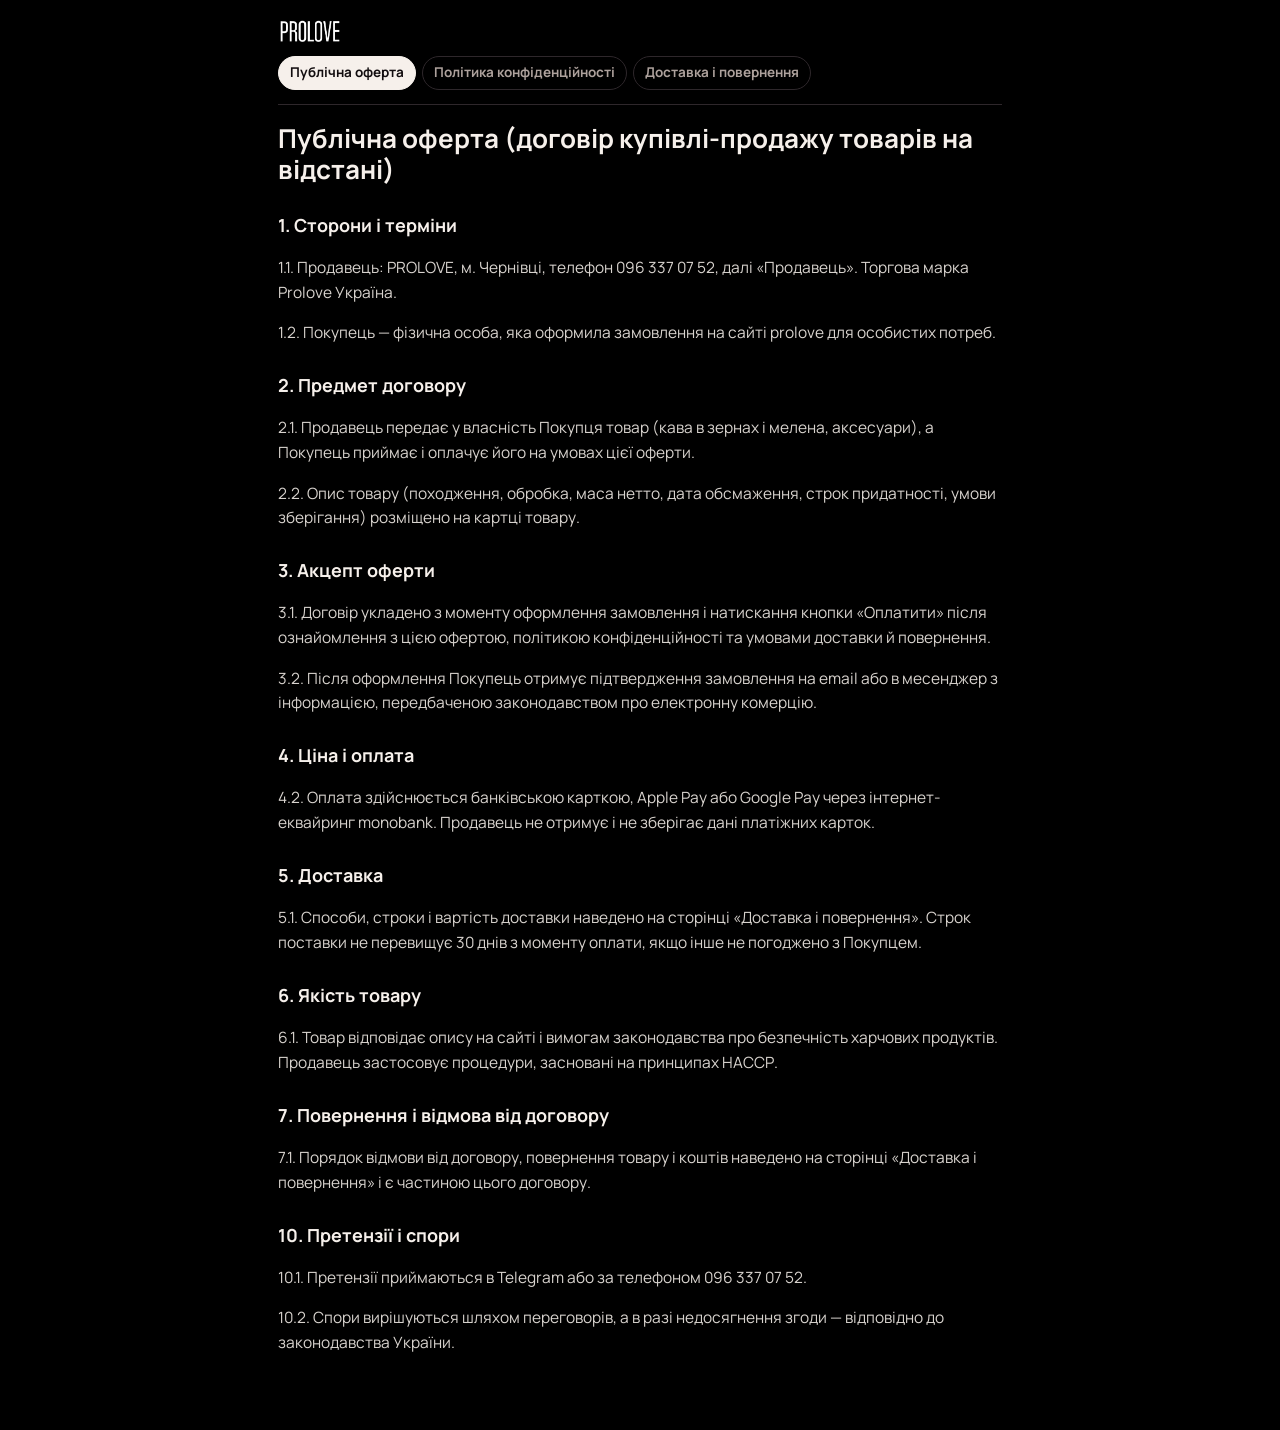
<file: legal-oferta.html>
<!doctype html><html lang="uk"><head><meta charset="utf-8"><meta name="viewport" content="width=device-width, initial-scale=1"><title>Публічна оферта — PROLOVE</title><link rel="stylesheet" href="base.css"><link rel="stylesheet" href="legal.css"></head>
<body><main class="legal"><header><a href="index.html"><img src="img/wordmark.png" alt="PROLOVE"></a><nav><a href="legal-oferta.html" class="on">Публічна оферта</a><a href="legal-privacy.html">Політика конфіденційності</a><a href="legal-delivery.html">Доставка і повернення</a></nav></header>
<h1>Публічна оферта (договір купівлі-продажу товарів на відстані)</h1>
<h2>1. Сторони і терміни</h2>
<p>1.1. Продавець: PROLOVE, м. Чернівці, телефон 096 337 07 52, далі «Продавець». Торгова марка Prolove Україна.</p>
<p>1.2. Покупець — фізична особа, яка оформила замовлення на сайті prolove для особистих потреб.</p>
<h2>2. Предмет договору</h2>
<p>2.1. Продавець передає у власність Покупця товар (кава в зернах і мелена, аксесуари), а Покупець приймає і оплачує його на умовах цієї оферти.</p>
<p>2.2. Опис товару (походження, обробка, маса нетто, дата обсмаження, строк придатності, умови зберігання) розміщено на картці товару.</p>
<h2>3. Акцепт оферти</h2>
<p>3.1. Договір укладено з моменту оформлення замовлення і натискання кнопки «Оплатити» після ознайомлення з цією офертою, політикою конфіденційності та умовами доставки й повернення.</p>
<p>3.2. Після оформлення Покупець отримує підтвердження замовлення на email або в месенджер з інформацією, передбаченою законодавством про електронну комерцію.</p>
<h2>4. Ціна і оплата</h2>
<p>4.2. Оплата здійснюється банківською карткою, Apple Pay або Google Pay через інтернет-еквайринг monobank. Продавець не отримує і не зберігає дані платіжних карток.</p>
<h2>5. Доставка</h2>
<p>5.1. Способи, строки і вартість доставки наведено на сторінці «Доставка і повернення». Строк поставки не перевищує 30 днів з моменту оплати, якщо інше не погоджено з Покупцем.</p>
<h2>6. Якість товару</h2>
<p>6.1. Товар відповідає опису на сайті і вимогам законодавства про безпечність харчових продуктів. Продавець застосовує процедури, засновані на принципах НАССР.</p>
<h2>7. Повернення і відмова від договору</h2>
<p>7.1. Порядок відмови від договору, повернення товару і коштів наведено на сторінці «Доставка і повернення» і є частиною цього договору.</p>
<h2>10. Претензії і спори</h2>
<p>10.1. Претензії приймаються в Telegram або за телефоном 096 337 07 52.</p>
<p>10.2. Спори вирішуються шляхом переговорів, а в разі недосягнення згоди — відповідно до законодавства України.</p></main></body></html>
</file>
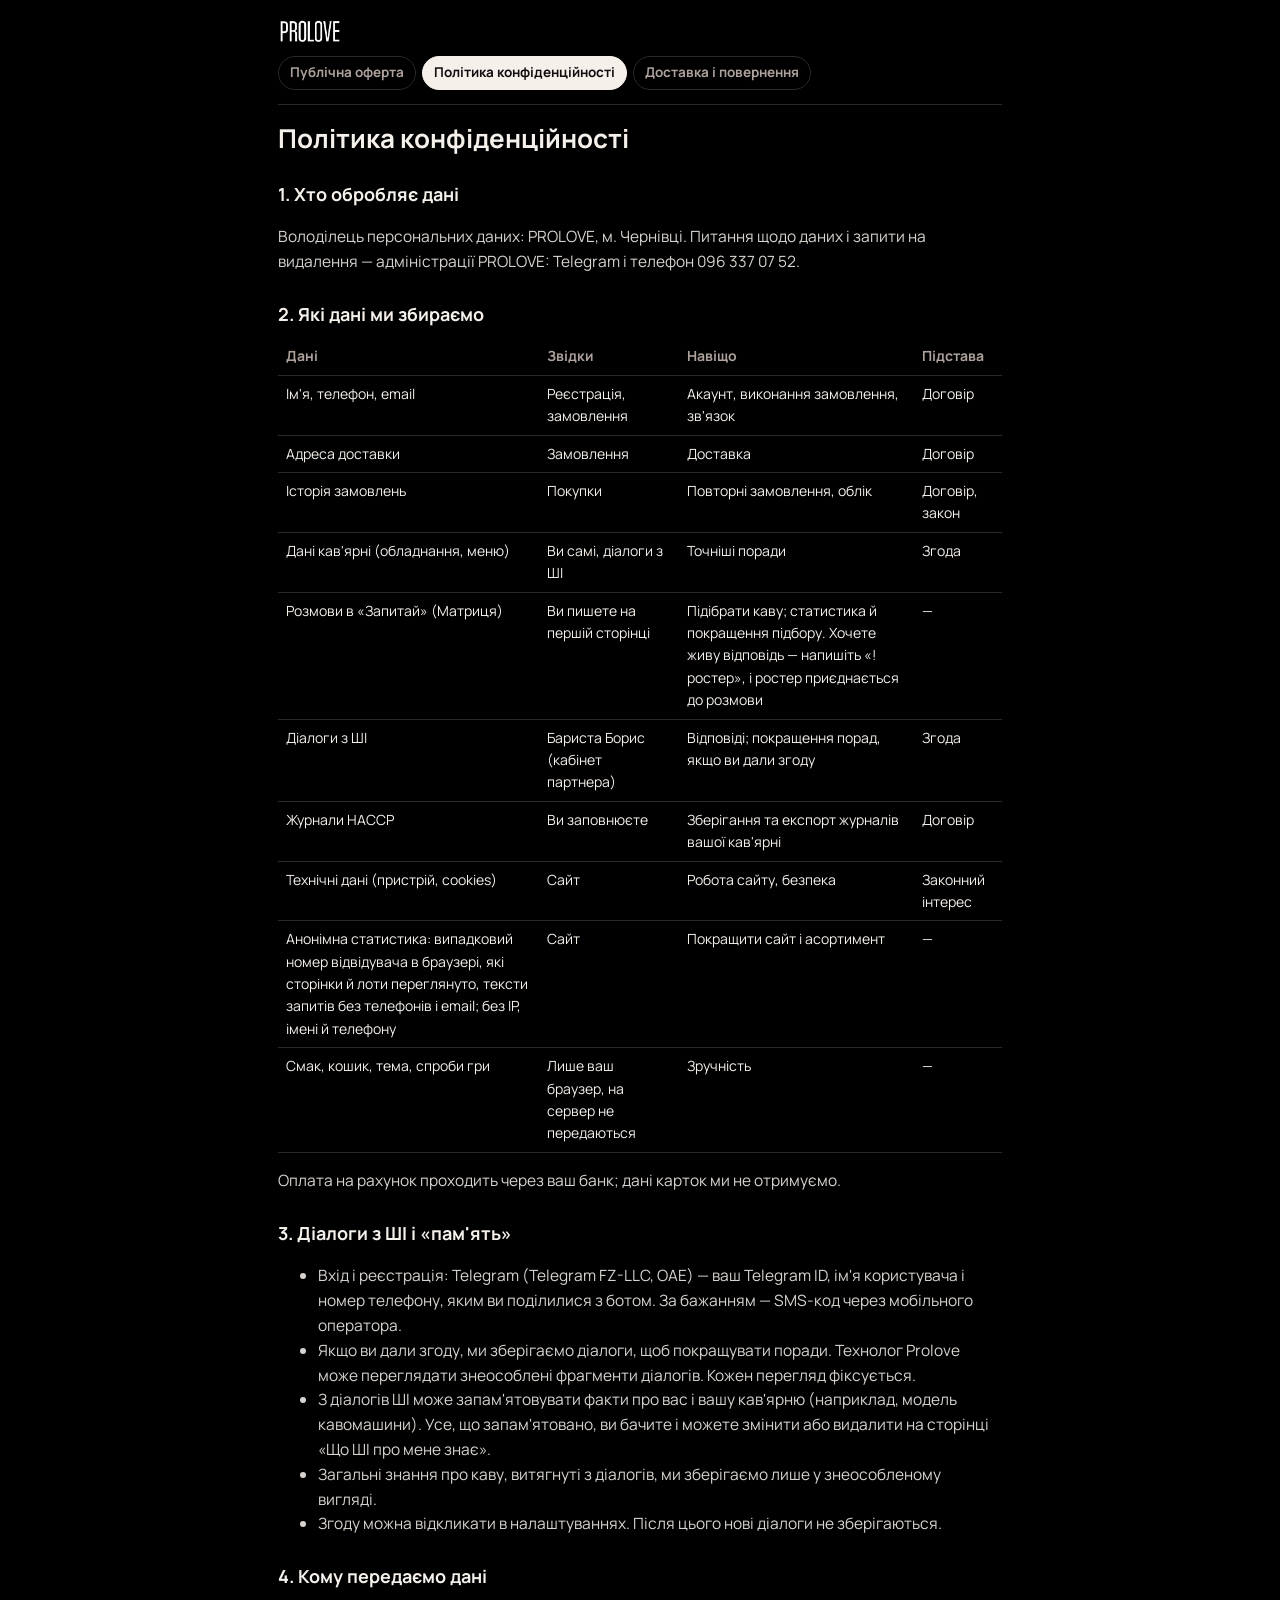
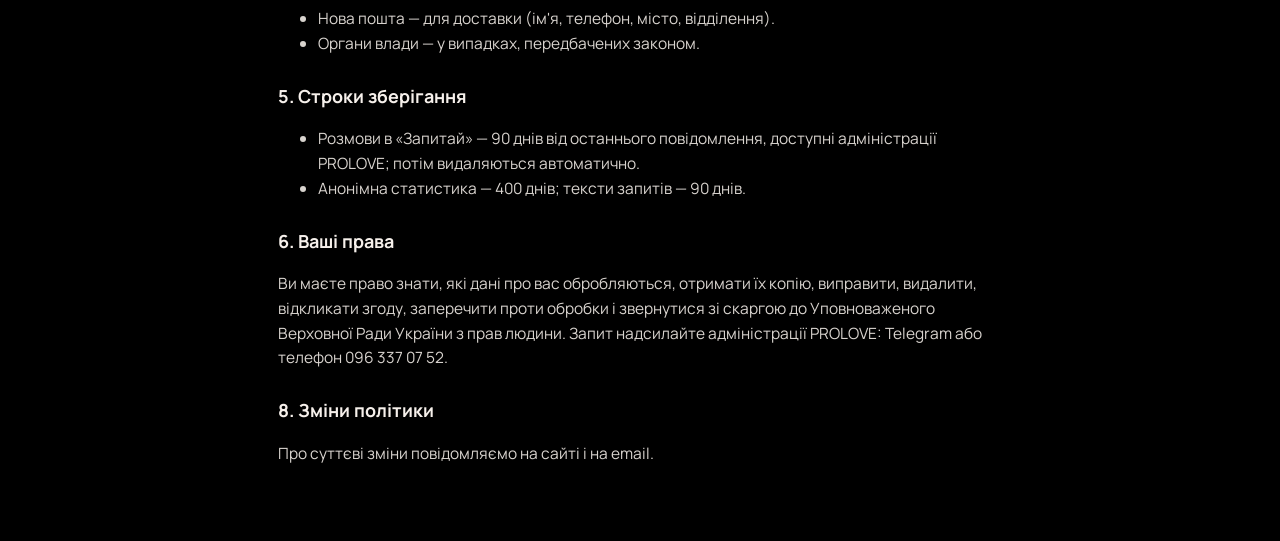
<file: legal-privacy.html>
<!doctype html><html lang="uk"><head><meta charset="utf-8"><meta name="viewport" content="width=device-width, initial-scale=1"><title>Політика конфіденційності — PROLOVE</title><link rel="stylesheet" href="base.css"><link rel="stylesheet" href="legal.css"></head>
<body><main class="legal"><header><a href="index.html"><img src="img/wordmark.png" alt="PROLOVE"></a><nav><a href="legal-oferta.html">Публічна оферта</a><a href="legal-privacy.html" class="on">Політика конфіденційності</a><a href="legal-delivery.html">Доставка і повернення</a></nav></header>
<h1>Політика конфіденційності</h1>
<h2>1. Хто обробляє дані</h2>
<p>Володілець персональних даних: PROLOVE, м. Чернівці. Питання щодо даних і запити на видалення — адміністрації PROLOVE: Telegram і телефон 096 337 07 52.</p>
<h2>2. Які дані ми збираємо</h2>
<table><thead><tr><th>Дані</th><th>Звідки</th><th>Навіщо</th><th>Підстава</th></tr></thead><tbody><tr><td>Ім'я, телефон, email</td><td>Реєстрація, замовлення</td><td>Акаунт, виконання замовлення, зв'язок</td><td>Договір</td></tr><tr><td>Адреса доставки</td><td>Замовлення</td><td>Доставка</td><td>Договір</td></tr><tr><td>Історія замовлень</td><td>Покупки</td><td>Повторні замовлення, облік</td><td>Договір, закон</td></tr><tr><td>Дані кав'ярні (обладнання, меню)</td><td>Ви самі, діалоги з ШІ</td><td>Точніші поради</td><td>Згода</td></tr><tr><td>Розмови в «Запитай» (Матриця)</td><td>Ви пишете на першій сторінці</td><td>Підібрати каву; статистика й покращення підбору. Хочете живу відповідь — напишіть «!ростер», і ростер приєднається до розмови</td><td>—</td></tr><tr><td>Діалоги з ШІ</td><td>Бариста Борис (кабінет партнера)</td><td>Відповіді; покращення порад, якщо ви дали згоду</td><td>Згода</td></tr><tr><td>Журнали НАССР</td><td>Ви заповнюєте</td><td>Зберігання та експорт журналів вашої кав'ярні</td><td>Договір</td></tr><tr><td>Технічні дані (пристрій, cookies)</td><td>Сайт</td><td>Робота сайту, безпека</td><td>Законний інтерес</td></tr><tr><td>Анонімна статистика: випадковий номер відвідувача в браузері, які сторінки й лоти переглянуто, тексти запитів без телефонів і email; без IP, імені й телефону</td><td>Сайт</td><td>Покращити сайт і асортимент</td><td>—</td></tr><tr><td>Смак, кошик, тема, спроби гри</td><td>Лише ваш браузер, на сервер не передаються</td><td>Зручність</td><td>—</td></tr></tbody></table>
<p>Оплата на рахунок проходить через ваш банк; дані карток ми не отримуємо.</p>
<h2>3. Діалоги з ШІ і «пам'ять»</h2>
<ul><li>Вхід і реєстрація: Telegram (Telegram FZ-LLC, ОАЕ) — ваш Telegram ID, ім'я користувача і номер телефону, яким ви поділилися з ботом. За бажанням — SMS-код через мобільного оператора.</li><li>Якщо ви дали згоду, ми зберігаємо діалоги, щоб покращувати поради. Технолог Prolove може переглядати знеособлені фрагменти діалогів. Кожен перегляд фіксується.</li><li>З діалогів ШІ може запам'ятовувати факти про вас і вашу кав'ярню (наприклад, модель кавомашини). Усе, що запам'ятовано, ви бачите і можете змінити або видалити на сторінці «Що ШІ про мене знає».</li><li>Загальні знання про каву, витягнуті з діалогів, ми зберігаємо лише у знеособленому вигляді.</li><li>Згоду можна відкликати в налаштуваннях. Після цього нові діалоги не зберігаються.</li></ul>
<h2>4. Кому передаємо дані</h2>
<ul><li>Нова пошта — для доставки (ім'я, телефон, місто, відділення).</li><li>Органи влади — у випадках, передбачених законом.</li></ul>
<h2>5. Строки зберігання</h2>
<ul><li>Розмови в «Запитай» — 90 днів від останнього повідомлення, доступні адміністрації PROLOVE; потім видаляються автоматично.</li><li>Анонімна статистика — 400 днів; тексти запитів — 90 днів.</li></ul>
<h2>6. Ваші права</h2>
<p>Ви маєте право знати, які дані про вас обробляються, отримати їх копію, виправити, видалити, відкликати згоду, заперечити проти обробки і звернутися зі скаргою до Уповноваженого Верховної Ради України з прав людини. Запит надсилайте адміністрації PROLOVE: Telegram або телефон 096 337 07 52.</p>
<h2>8. Зміни політики</h2>
<p>Про суттєві зміни повідомляємо на сайті і на email.</p></main></body></html>
</file>
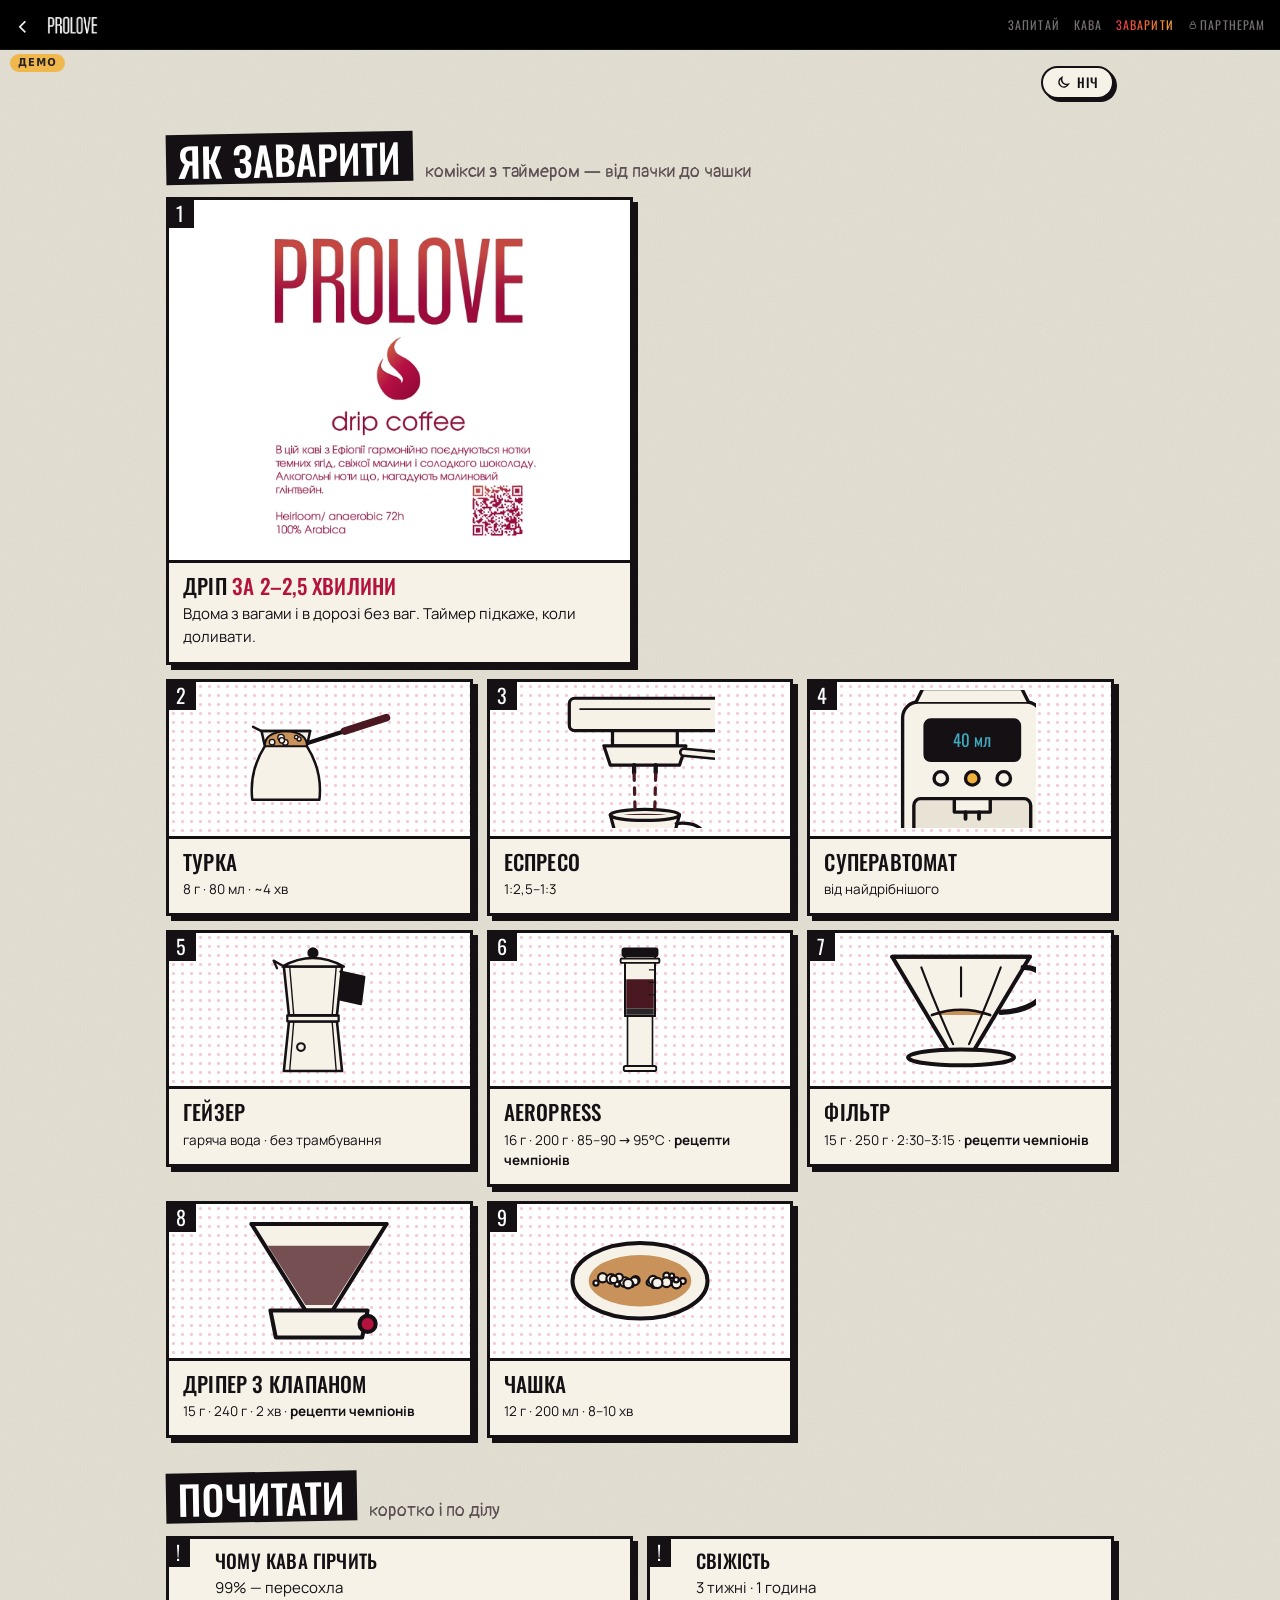
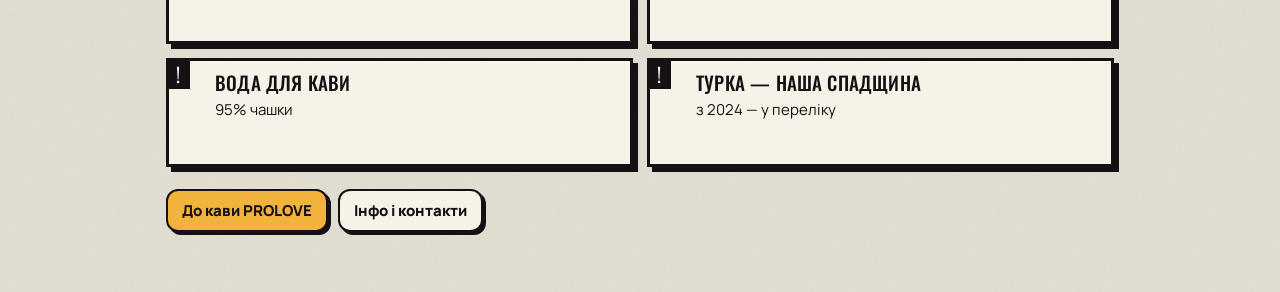
<file: method.html>
<!doctype html>
<html lang="uk">
<head>
<meta charset="utf-8">
<meta name="viewport" content="width=device-width, initial-scale=1, viewport-fit=cover">
<meta name="theme-color" content="#E6E1D5">
<title>Як заварити — PROLOVE</title>
<meta name="description" content="Комікс-інструкції PROLOVE: турка, еспресо, гейзер, AeroPress, фільтр — рецепти PROLOVE, рецепти чемпіонів і таймер на весь екран.">
<meta property="og:image" content="img/drip-xmas.webp">
<link rel="icon" href="img/favicon.png">
<link rel="stylesheet" href="base.css?v=mwl8etx8">
<link rel="stylesheet" href="nav.css?v=mwl8etx8">
<script src="track.js?v=mwl8etx8"></script>
<script src="nav.js?v=mwl8etx8"></script>
<script src="theme.js?v=mwl8etx8"></script>
<link rel="stylesheet" href="drip.css?v=mwl8etx8">
<!-- модулі, які сторінка підтягне — завантажуємо паралельно, а не ланцюжком --><link rel="modulepreload" href="methods.js?v=mwl8etx8"><link rel="modulepreload" href="art.js?v=mwl8etx8"><link rel="modulepreload" href="focus.js?v=mwl8etx8"><link rel="modulepreload" href="tmr.js?v=mwl8etx8">
</head>
<body>
<header class="nav">
  <div class="nav-wm"><a class="nav-back" href="brew.html" data-back aria-label="Назад">‹</a><a href="info.html" aria-label="Про PROLOVE"><img src="img/wordmark.webp" alt="PROLOVE"></a></div>
  <nav class="nav-tabs" aria-label="Розділи"><a href="index.html?w=ask">Запитай</a><a href="index.html">Кава</a><a href="brew.html" aria-current="page">Заварити</a><a href="partners.html" ><svg viewBox="0 0 24 24" aria-hidden="true"><rect x="5" y="11" width="14" height="10" rx="2"/><path d="M8 11V8a4 4 0 0 1 8 0v3"/></svg>Партнерам</a></nav>
</header>
<main class="comic" id="m"></main>
<script type="module" src="demo-shim.js?v=mwl8etx8"></script>
<script type="module" src="method.js?v=mwl8etx8"></script>
</body>
</html>
</file>
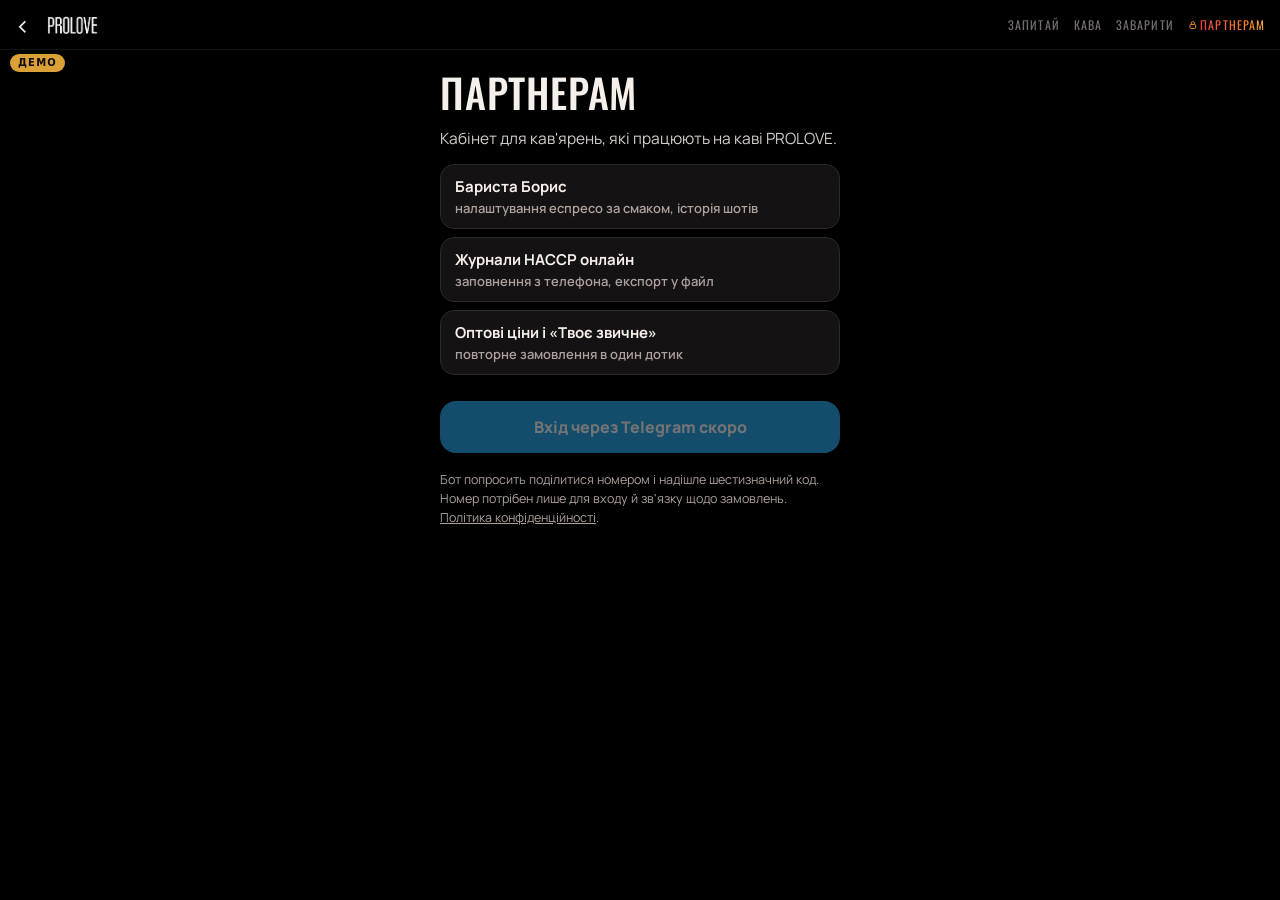
<file: partners.html>
<!doctype html>
<html lang="uk">
<head>
<meta charset="utf-8">
<meta name="viewport" content="width=device-width, initial-scale=1, viewport-fit=cover">
<meta name="theme-color" content="#000000">
<title>PROLOVE — Партнерам</title>
<link rel="icon" href="img/favicon.png">
<link rel="stylesheet" href="base.css?v=mwl8etx8">
<link rel="stylesheet" href="nav.css?v=mwl8etx8">
<script src="track.js?v=mwl8etx8"></script>
<script src="nav.js?v=mwl8etx8"></script>

<style>
body{background:var(--bg);color:var(--ink);font-family:var(--body);margin:0;min-height:100vh}
button,input{font:inherit;color:inherit}
.w{max-width:440px;margin:0 auto;padding:calc(env(safe-area-inset-top,0px) + 18px) 20px 40px}
.top{display:flex;align-items:center;justify-content:space-between;margin-bottom:34px}
.top img{height:20px}
.top a{color:var(--muted);text-decoration:none;font-weight:700;font-size:14px}
h1{font-family:var(--display);font-weight:500;text-transform:uppercase;letter-spacing:.02em;font-size:40px;line-height:1;margin:0 0 14px}
p{color:rgba(246,240,235,.86);line-height:1.55;font-size:15.5px;margin:0 0 14px}
.list{margin:0 0 26px;padding:0;list-style:none;display:grid;gap:8px}
.list li{background:var(--surface);border:1px solid var(--line);border-radius:14px;padding:11px 14px;font-weight:700;font-size:15px}
.list li small{display:block;color:var(--muted);font-weight:600;font-size:13px;margin-top:2px}
.btn{display:block;width:100%;border:0;border-radius:16px;padding:15px;font-weight:800;font-size:16px;cursor:pointer;text-align:center;text-decoration:none;box-sizing:border-box}
.tg{background:#2AABEE;color:#fff}
.pri{background:var(--flame);color:#120D0F}
.ghost{background:none;border:1px solid var(--line);color:var(--ink)}
.btn+.btn{margin-top:10px}
.btn:disabled{opacity:.45;cursor:default}
.or{display:flex;align-items:center;gap:10px;color:var(--muted);font-size:13px;margin:18px 0}
.or::before,.or::after{content:"";flex:1;height:1px;background:var(--line)}
input{width:100%;box-sizing:border-box;background:var(--surface);border:1px solid var(--line);border-radius:14px;padding:14px;font-size:17px;margin-bottom:10px}
input.code{font-size:28px;letter-spacing:.4em;text-align:center;font-weight:800}
.msg{min-height:22px;color:#F2B33D;font-size:14px;font-weight:700;margin:6px 0}
.card{background:var(--surface);border:1px solid var(--line);border-radius:20px;padding:16px;margin-bottom:16px}
.st{display:inline-block;border-radius:999px;padding:4px 10px;font-size:13px;font-weight:800;border:1px solid currentColor}
.fine{font-size:12.5px;color:var(--muted);line-height:1.5;margin-top:18px}
[hidden]{display:none !important}
.w{padding-top:calc(var(--navh) + 22px)!important}
</style>
</head>
<body>
<header class="nav">
  <div class="nav-wm"><a class="nav-back" href="index.html" data-back aria-label="Назад">‹</a><a href="info.html" aria-label="Про PROLOVE"><img src="img/wordmark.webp" alt="PROLOVE"></a></div>
  <nav class="nav-tabs" aria-label="Розділи"><a href="index.html?w=ask">Запитай</a><a href="index.html">Кава</a><a href="brew.html">Заварити</a><a href="partners.html" aria-current="page"><svg viewBox="0 0 24 24" aria-hidden="true"><rect x="5" y="11" width="14" height="10" rx="2"/><path d="M8 11V8a4 4 0 0 1 8 0v3"/></svg>Партнерам</a></nav>
</header>
<div class="w">

  <section id="vIn" hidden>
    <h1>Партнерам</h1>
    <p>Кабінет для кав'ярень, які працюють на каві PROLOVE.</p>
    <ul class="list">
      <li>Бариста Борис<small>налаштування еспресо за смаком, історія шотів</small></li>
      <li>Журнали НАССР онлайн<small>заповнення з телефона, експорт у файл</small></li>
      <li>Оптові ціни і «Твоє звичне»<small>повторне замовлення в один дотик</small></li>
    </ul>
    <button class="btn tg" type="button" id="tgBtn">Увійти через Telegram</button>
    <div id="phoneBox" hidden>
      <div class="or">або за номером</div>
      <input id="phone" type="tel" inputmode="tel" autocomplete="tel" placeholder="+380 __ ___ __ __">
      <button class="btn ghost" type="button" id="phoneBtn">Надіслати код у Telegram</button>
    </div>
    <p class="fine">Бот попросить поділитися номером і надішле шестизначний код. Номер потрібен лише для входу й зв'язку щодо замовлень. <a href="legal-privacy.html" style="color:inherit">Політика конфіденційності</a>.</p>
  </section>

  <section id="vCode" hidden>
    <h1>Код</h1>
    <p id="codeHint">Відкрий бота PROLOVE у Telegram, натисни «Поділитися номером» — і я надішлю код.</p>
    <a class="btn tg" id="openBot" href="#" target="_blank" rel="noopener">Відкрити бота</a>
    <div style="height:16px"></div>
    <input class="code" id="code" inputmode="numeric" autocomplete="one-time-code" maxlength="6" placeholder="······">
    <div class="msg" id="msg"></div>
    <button class="btn pri" type="button" id="verify">Увійти</button>
    <button class="btn ghost" type="button" id="back">Почати знову</button>
  </section>

  <section id="vMe" hidden>
    <h1 id="hi">Привіт</h1>
    <div class="card"><div id="who"></div></div>
    <div id="apply" hidden>
      <p>Щоб відкрити кабінет, залиш заявку. Ми перевіримо заклад і відкриємо доступ — повідомлення прийде в Telegram.</p>
      <input id="cafe" placeholder="Назва закладу і місто" maxlength="120">
      <div class="msg" id="msg2"></div>
      <button class="btn pri" type="button" id="applyBtn">Стати партнером</button>
    </div>
    <div id="pending" hidden><p>Заявку отримано. Щойно підтвердимо партнерство — напишемо в Telegram.</p></div>
    <div id="partner" hidden><p>Ти партнер PROLOVE 🔥 Бариста Борис уже чекає. Журнали НАССР і оптові замовлення — наступні.</p><a class="btn pri" href="/boris">Відкрити Бариста Бориса</a></div>
    <div style="height:12px"></div>
    <a class="btn ghost" href="index.html">До стрічки кави</a>
    <button class="btn ghost" type="button" id="logout">Вийти</button>
  </section>
</div>
<div class="toast" id="toast" role="status"></div>
<script type="module" src="demo-shim.js?v=mwl8etx8"></script>
<script type="module" src="partners.js?v=mwl8etx8"></script>
</body>
</html>
</file>
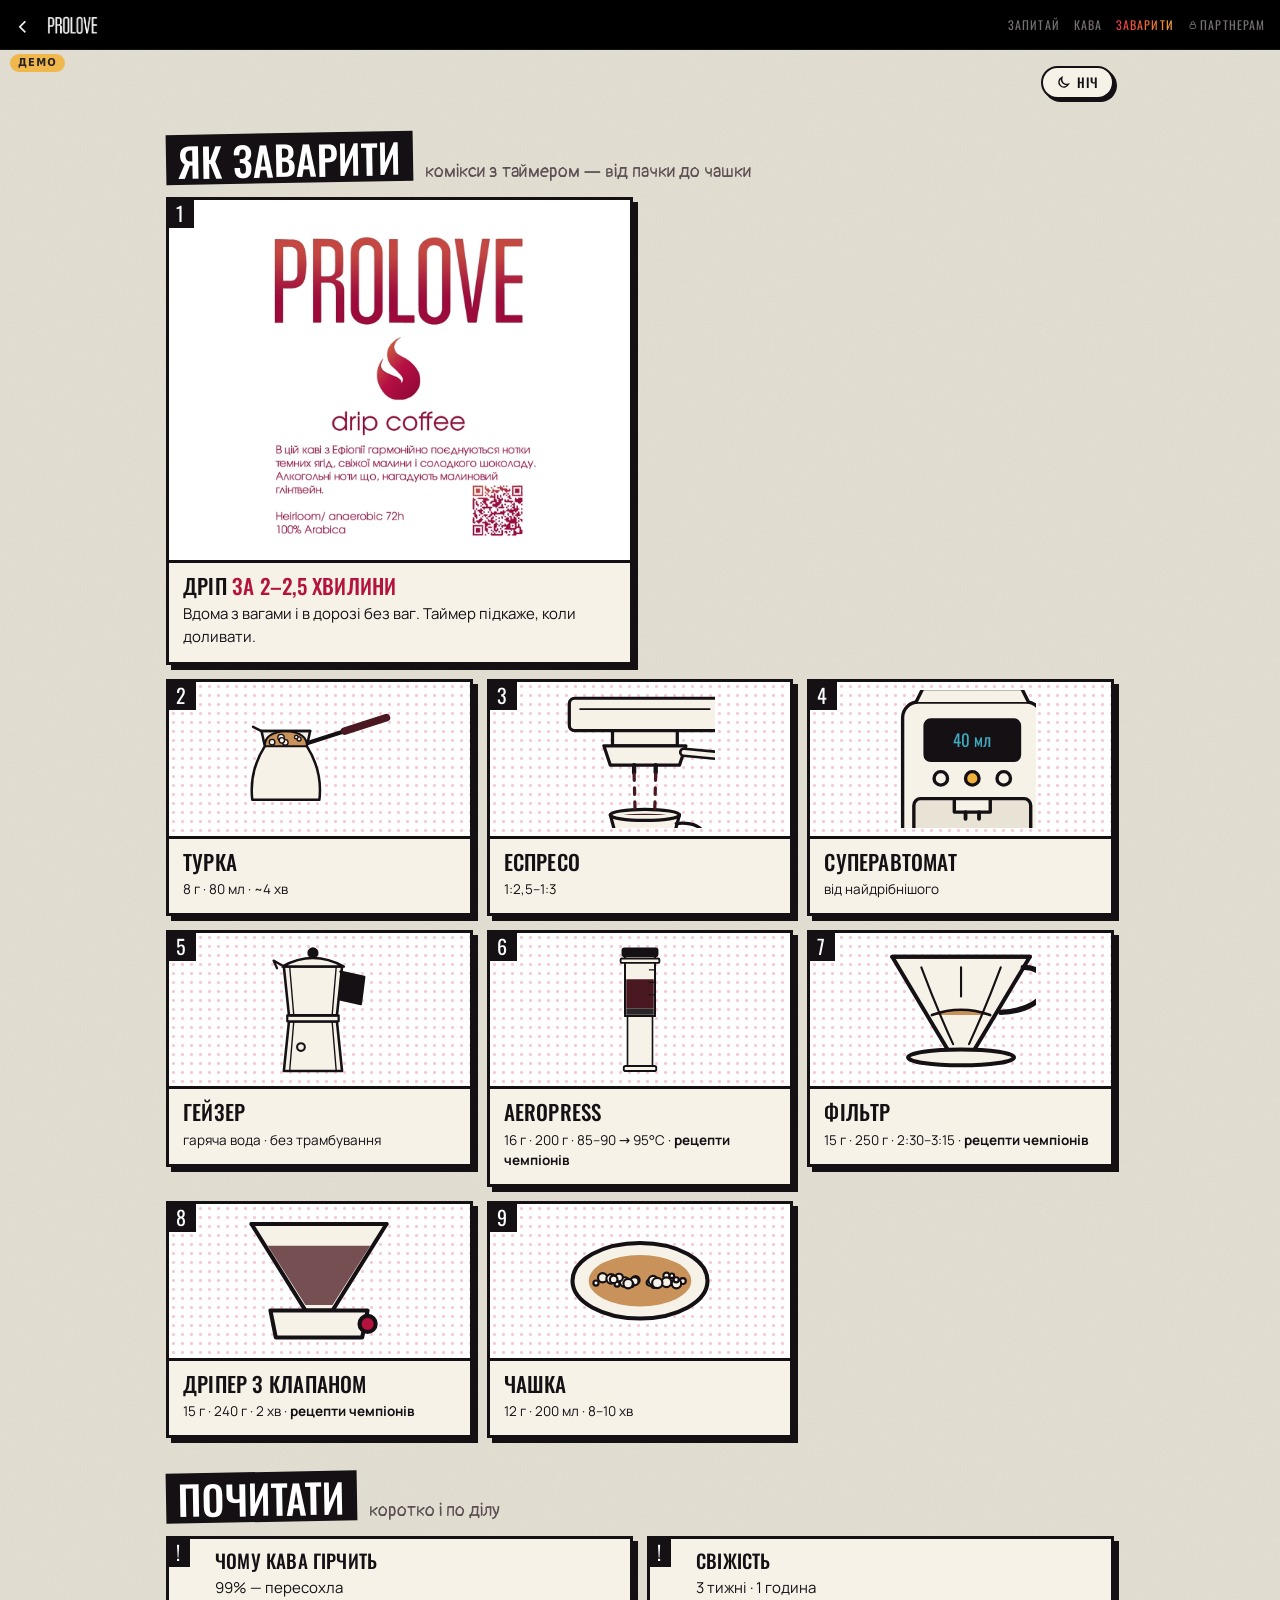
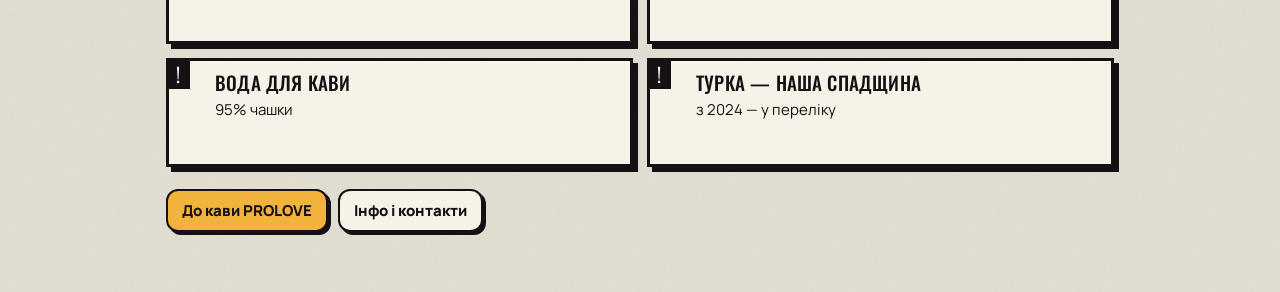
<file: read.html>
<!doctype html>
<html lang="uk">
<head>
<meta charset="utf-8">
<meta name="viewport" content="width=device-width, initial-scale=1, viewport-fit=cover">
<meta name="theme-color" content="#E6E1D5">
<title>Статті — PROLOVE</title>
<meta name="description" content="Статті PROLOVE: чому кава гірчить, свіжість, вода для кави, турка як спадщина.">
<link rel="icon" href="img/favicon.png">
<link rel="stylesheet" href="base.css?v=mwl8etx8">
<link rel="stylesheet" href="nav.css?v=mwl8etx8">
<script src="track.js?v=mwl8etx8"></script>
<script src="nav.js?v=mwl8etx8"></script>
<script src="theme.js?v=mwl8etx8"></script>
<link rel="stylesheet" href="drip.css?v=mwl8etx8">
<!-- модулі, які сторінка підтягне — завантажуємо паралельно, а не ланцюжком --><link rel="modulepreload" href="articles.js?v=mwl8etx8">
</head>
<body>
<header class="nav">
  <div class="nav-wm"><a class="nav-back" href="brew.html" data-back aria-label="Назад">‹</a><a href="info.html" aria-label="Про PROLOVE"><img src="img/wordmark.webp" alt="PROLOVE"></a></div>
  <nav class="nav-tabs" aria-label="Розділи"><a href="index.html?w=ask">Запитай</a><a href="index.html">Кава</a><a href="brew.html" aria-current="page">Заварити</a><a href="partners.html" ><svg viewBox="0 0 24 24" aria-hidden="true"><rect x="5" y="11" width="14" height="10" rx="2"/><path d="M8 11V8a4 4 0 0 1 8 0v3"/></svg>Партнерам</a></nav>
</header>
<main class="comic" id="a"></main>
<script type="module" src="demo-shim.js?v=mwl8etx8"></script>
<script type="module" src="read.js?v=mwl8etx8"></script>
</body>
</html>
</file>
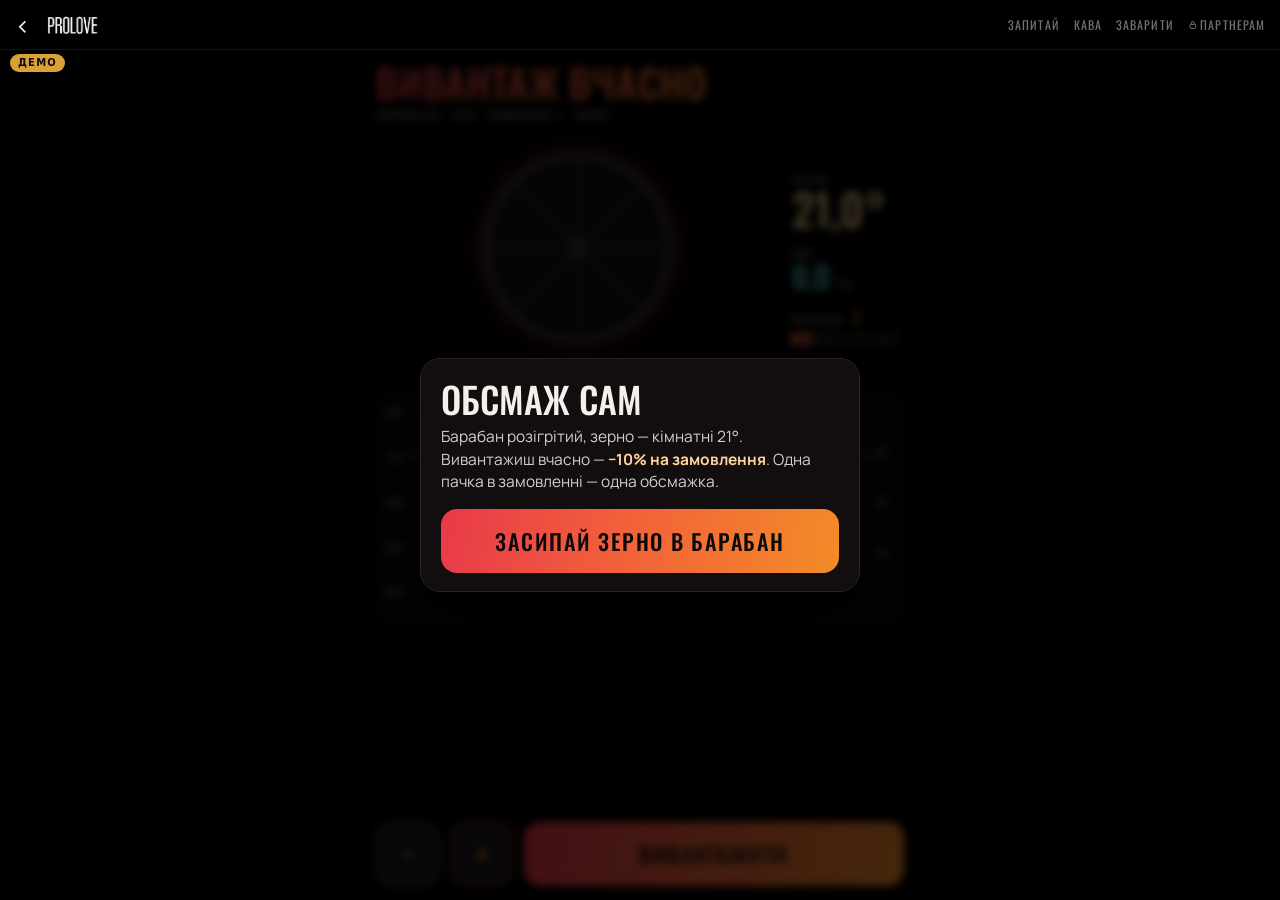
<file: roast.html>
<!doctype html>
<html lang="uk">
<head>
<meta charset="utf-8">
<meta name="viewport" content="width=device-width, initial-scale=1, viewport-fit=cover">
<meta name="theme-color" content="#000000">
<title>Вивантаж вчасно — PROLOVE</title>
<meta name="description" content="Міні-гра PROLOVE: відчуй себе ростером — вивантаж каву вчасно.">
<link rel="icon" href="img/favicon.png">
<link rel="stylesheet" href="base.css?v=mwl8etx8">
<link rel="stylesheet" href="nav.css?v=mwl8etx8">
<script src="track.js?v=mwl8etx8"></script>
<script src="nav.js?v=mwl8etx8"></script>
<link rel="stylesheet" href="roast.css?v=mwl8etx8">
<!-- модулі, які сторінка підтягне — завантажуємо паралельно, а не ланцюжком --><link rel="modulepreload" href="roastgame.js?v=mwl8etx8">
</head>
<body>
<header class="nav">
  <div class="nav-wm"><a class="nav-back" href="index.html" data-back aria-label="Назад">‹</a><a href="info.html" aria-label="Про PROLOVE"><img src="img/wordmark.webp" alt="PROLOVE"></a></div>
  <nav class="nav-tabs" aria-label="Розділи"><a href="index.html?w=ask">Запитай</a><a href="index.html">Кава</a><a href="brew.html">Заварити</a><a href="partners.html"><svg viewBox="0 0 24 24" aria-hidden="true"><rect x="5" y="11" width="14" height="10" rx="2"/><path d="M8 11V8a4 4 0 0 1 8 0v3"/></svg>Партнерам</a></nav>
</header>
<main class="rg" id="rg">
  <header class="rg-head"><h1>Вивантаж вчасно</h1><p id="rgPrize">демо · з третьої спроби вже виходить</p></header>
  <section class="rg-stage">
    <figure class="drum" id="drum" aria-hidden="true">
      <svg viewBox="0 0 200 218">
        <!-- брендований вогонь пальника: висота = пальник, кольори як у логотипа -->
        <defs><linearGradient id="fl" x1="0" y1="1" x2="0" y2="0"><stop offset="0" stop-color="#5EC4CC"/><stop offset=".22" stop-color="#3FA7C9"/><stop offset=".45" stop-color="#E8394A"/><stop offset=".78" stop-color="#F28C28"/><stop offset="1" stop-color="#FFD39A"/></linearGradient>
          <linearGradient id="flc" x1="0" y1="1" x2="0" y2="0"><stop offset="0" stop-color="#BFF3F5"/><stop offset=".5" stop-color="#FFD39A"/><stop offset="1" stop-color="#FFF4DD"/></linearGradient></defs>
        <g class="flame" transform="translate(0 -18)"><ellipse class="flame-glow" cx="100" cy="226" rx="58" ry="10"/><g class="flame-h"><g class="t" style="--d:0.00s"><path d="M47 230C47 218.84 54.2 215.12 57.35 205.2C60.05 214.624 65 220.07999999999998 65 230Z"/><path class="core" d="M51.95 230C51.95 222.56 56 220.07999999999998 56.9 214.624C58.7 220.576 60.05 223.8 60.05 230Z"/></g><g class="t" style="--d:0.47s"><path d="M61 230C61 215.24 69.8 210.32 73.65 197.2C76.95 209.664 83 216.88 83 230Z"/><path class="core" d="M67.05 230C67.05 220.16 72 216.88 73.1 209.664C75.3 217.536 76.95 221.8 76.95 230Z"/></g><g class="t" style="--d:0.34s"><path d="M77 230C77 212.9 85.8 207.2 89.65 192.0C92.95 206.44 99 214.8 99 230Z"/><path class="core" d="M83.05 230C83.05 218.6 88 214.8 89.1 206.44C91.3 215.56 92.95 220.5 92.95 230Z"/></g><g class="t" style="--d:0.21s"><path d="M89 230C89 212.0 97.8 206.0 101.65 190.0C104.95 205.2 111 214.0 111 230Z"/><path class="core" d="M95.05 230C95.05 218.0 100 214.0 101.1 205.2C103.3 214.8 104.95 220.0 104.95 230Z"/></g><g class="t" style="--d:0.08s"><path d="M101 230C101 213.44 109.8 207.92 113.65 193.2C116.95 207.184 123 215.28 123 230Z"/><path class="core" d="M107.05 230C107.05 218.96 112 215.28 113.1 207.184C115.3 216.016 116.95 220.8 116.95 230Z"/></g><g class="t" style="--d:0.55s"><path d="M117 230C117 215.6 125.8 210.8 129.65 198.0C132.95 210.16 139 217.2 139 230Z"/><path class="core" d="M123.05 230C123.05 220.4 128 217.2 129.1 210.16C131.3 217.84 132.95 222.0 132.95 230Z"/></g><g class="t" style="--d:0.42s"><path d="M135 230C135 219.2 142.2 215.6 145.35 206.0C148.05 215.12 153 220.4 153 230Z"/><path class="core" d="M139.95 230C139.95 222.8 144 220.4 144.9 215.12C146.7 220.88 148.05 224.0 148.05 230Z"/></g></g></g>
        <rect class="burner" x="44" y="211" width="112" height="6" rx="3"/>
        <circle class="drum-glow" cx="100" cy="100" r="86"/>
        <circle class="drum-body" cx="100" cy="100" r="80"/>
        <g class="drum-spin"><path d="M100 24v152M24 100h152M46 46l108 108M154 46 46 154"/></g>
        <g class="beans" id="beans"></g>
        <circle class="drum-rim" cx="100" cy="100" r="80"/>
        <circle class="drum-hub" cx="100" cy="100" r="9"/>
      </svg>
      <div class="smoke" id="smoke"><i></i><i></i><i></i><i></i></div>
    </figure>
    <div class="rg-read">
      <div class="bt"><small>Зерно</small><b id="bt">—</b></div>
      <div class="ror"><small>RoR</small><b id="ror">—</b><em>°/хв</em></div>
      <div class="gas"><small>Пальник <b id="gnum">2</b></small><span class="gbar" id="gbar"><i></i><i></i><i></i><i></i><i></i><i></i><i></i><i></i><i></i><i></i></span></div>
    </div>
  </section>
  <canvas class="rg-chart" id="chart" aria-label="Графік температури зерна і RoR"></canvas>
  <p class="rg-msg" id="msg" aria-live="polite"></p>
  <div class="rg-ctl">
    <button type="button" class="g-dn" id="gDown" aria-label="Пальник менше">−</button>
    <button type="button" class="g-up" id="gUp" aria-label="Пальник більше">+</button>
    <button type="button" class="drop" id="drop">Вивантажити</button>
  </div>
  <section class="rg-over" id="intro">
    <div class="rg-card">
      <h2>Обсмаж сам</h2>
      <p>Барабан розігрітий, зерно — кімнатні 21°. Вивантажиш вчасно — <b>−10% на замовлення</b>. Одна пачка в замовленні — одна обсмажка.</p>
      <button type="button" class="drop" id="go">Засипай зерно в барабан</button>
    </div>
  </section>
  <section class="rg-over brief" id="brief" hidden>
    <div class="rg-card">
      <h2>Ти за ростером</h2>
      <p>Зерно в барабані, пальник на 8 — кава почала розвиватися. Твоє завдання — вивантажити її між <b>212 і 212,5°</b>.</p>
      <ul>
        <li>Вогонь має інерцію: що зробиш зараз, зерно відчує за кілька секунд.</li>
        <li>Пригальмувати — зменшуй пальник «−» плавно. Нижче 4 — RoR провалиться, і кава запечеться.</li>
        <li>Затримаєшся — зерно піде в чорне.</li>
      </ul>
      <p><b>Читай швидше — барабан не чекає.</b></p>
      <button type="button" class="drop" id="briefOk">До барабана!</button>
    </div>
  </section>
  <section class="rg-over" id="result" hidden>
    <div class="rg-card"><h2 id="rTitle"></h2><p id="rText"></p>
      <div class="rg-offer" id="offer" hidden><p id="offerText"></p>
        <button type="button" class="drop" id="pack">Обрати пачку</button></div>
      <button type="button" class="drop ghost" id="again">До кави</button></div>
  </section>
</main>
<script type="module" src="demo-shim.js?v=mwl8etx8"></script>
<script type="module" src="roast.js?v=mwl8etx8"></script>
</body>
</html>
</file>
<file: base.css>
@font-face{font-family:'Oswald';font-style:normal;font-weight:400;font-display:swap;src:url(fonts/oswald-cyrillic-400-normal.woff2) format('woff2');unicode-range:U+0301,U+0400-045F,U+0490-0491,U+04B0-04B1,U+2116}
@font-face{font-family:'Oswald';font-style:normal;font-weight:400;font-display:swap;src:url(fonts/oswald-latin-400-normal.woff2) format('woff2');unicode-range:U+0000-00FF,U+0131,U+0152-0153,U+02BB-02BC,U+02C6,U+02DA,U+02DC,U+0304,U+0308,U+0329,U+2000-206F,U+20AC,U+2122,U+2191,U+2193,U+2212,U+2215,U+FEFF,U+FFFD}
@font-face{font-family:'Oswald';font-style:normal;font-weight:500;font-display:swap;src:url(fonts/oswald-cyrillic-500-normal.woff2) format('woff2');unicode-range:U+0301,U+0400-045F,U+0490-0491,U+04B0-04B1,U+2116}
@font-face{font-family:'Oswald';font-style:normal;font-weight:500;font-display:swap;src:url(fonts/oswald-latin-500-normal.woff2) format('woff2');unicode-range:U+0000-00FF,U+0131,U+0152-0153,U+02BB-02BC,U+02C6,U+02DA,U+02DC,U+0304,U+0308,U+0329,U+2000-206F,U+20AC,U+2122,U+2191,U+2193,U+2212,U+2215,U+FEFF,U+FFFD}
@font-face{font-family:'Manrope';font-style:normal;font-weight:400;font-display:swap;src:url(fonts/manrope-cyrillic-400-normal.woff2) format('woff2');unicode-range:U+0301,U+0400-045F,U+0490-0491,U+04B0-04B1,U+2116}
@font-face{font-family:'Manrope';font-style:normal;font-weight:400;font-display:swap;src:url(fonts/manrope-latin-400-normal.woff2) format('woff2');unicode-range:U+0000-00FF,U+0131,U+0152-0153,U+02BB-02BC,U+02C6,U+02DA,U+02DC,U+0304,U+0308,U+0329,U+2000-206F,U+20AC,U+2122,U+2191,U+2193,U+2212,U+2215,U+FEFF,U+FFFD}
@font-face{font-family:'Manrope';font-style:normal;font-weight:600;font-display:swap;src:url(fonts/manrope-cyrillic-600-normal.woff2) format('woff2');unicode-range:U+0301,U+0400-045F,U+0490-0491,U+04B0-04B1,U+2116}
@font-face{font-family:'Manrope';font-style:normal;font-weight:600;font-display:swap;src:url(fonts/manrope-latin-600-normal.woff2) format('woff2');unicode-range:U+0000-00FF,U+0131,U+0152-0153,U+02BB-02BC,U+02C6,U+02DA,U+02DC,U+0304,U+0308,U+0329,U+2000-206F,U+20AC,U+2122,U+2191,U+2193,U+2212,U+2215,U+FEFF,U+FFFD}
@font-face{font-family:'Manrope';font-style:normal;font-weight:700;font-display:swap;src:url(fonts/manrope-cyrillic-700-normal.woff2) format('woff2');unicode-range:U+0301,U+0400-045F,U+0490-0491,U+04B0-04B1,U+2116}
@font-face{font-family:'Manrope';font-style:normal;font-weight:700;font-display:swap;src:url(fonts/manrope-latin-700-normal.woff2) format('woff2');unicode-range:U+0000-00FF,U+0131,U+0152-0153,U+02BB-02BC,U+02C6,U+02DA,U+02DC,U+0304,U+0308,U+0329,U+2000-206F,U+20AC,U+2122,U+2191,U+2193,U+2212,U+2215,U+FEFF,U+FFFD}
@font-face{font-family:'Manrope';font-style:normal;font-weight:800;font-display:swap;src:url(fonts/manrope-cyrillic-800-normal.woff2) format('woff2');unicode-range:U+0301,U+0400-045F,U+0490-0491,U+04B0-04B1,U+2116}
@font-face{font-family:'Manrope';font-style:normal;font-weight:800;font-display:swap;src:url(fonts/manrope-latin-800-normal.woff2) format('woff2');unicode-range:U+0000-00FF,U+0131,U+0152-0153,U+02BB-02BC,U+02C6,U+02DA,U+02DC,U+0304,U+0308,U+0329,U+2000-206F,U+20AC,U+2122,U+2191,U+2193,U+2212,U+2215,U+FEFF,U+FFFD}

:root{
  --bg:#000;--bg2:#0B0A0B;--surface:#151213;--surface2:#211C1F;--line:#2E272B;
  --ink:#F6F0EB;--muted:#ADA19C;--teal:#5EC4CC;--teal-ink:#06191B;
  --flame:linear-gradient(100deg,#5EC4CC 0%,#E0393E 55%,#F07A3A 100%);
  --display:'Oswald','Arial Narrow',Impact,sans-serif;
  --body:'Manrope',system-ui,-apple-system,'Segoe UI',Roboto,sans-serif;
  color-scheme:dark;
}
*{box-sizing:border-box}
html,body{margin:0;background:var(--bg);color:var(--ink);font-family:var(--body);-webkit-font-smoothing:antialiased}
button,input,select,textarea{font:inherit;color:inherit}
button{cursor:pointer}
:focus-visible{outline:2px solid var(--teal);outline-offset:2px}
.toast{position:fixed;left:50%;bottom:calc(96px + env(safe-area-inset-bottom,0px));transform:translateX(-50%);z-index:50;background:var(--ink);color:#120D0F;padding:10px 16px;border-radius:12px;font-size:14px;font-weight:600;opacity:0;transition:opacity .2s;pointer-events:none;max-width:calc(100% - 32px);text-align:center}
.toast.on{opacity:1}
@media (prefers-reduced-motion:reduce){*{animation:none!important;transition:none!important;scroll-behavior:auto!important}}

/* свайп тачпадом не повинен вмикати «назад/вперед» браузера — ним гортаємо світи */
html,body{overscroll-behavior-x:none}

/* iPhone: не «роздувати» текст і не збільшувати сторінку при тапі в поле вводу (Safari робить це для шрифтів < 16 px) */
html{-webkit-text-size-adjust:100%;text-size-adjust:100%}
@media (hover:none) and (pointer:coarse){input,textarea,select{font-size:max(16px,1em)!important}}

/* hidden завжди ховає, навіть якщо стиль елемента задає display */
[hidden]{display:none!important}
</file>
<file: nav.css>
/* Одне меню PROLOVE на всіх світах і сторінках + переходи між сторінками як в Instagram (нова сторінка виїжджає справа, «назад» — навпаки). */
:root{--navh:calc(env(safe-area-inset-top,0px) + 50px)}
.nav{position:fixed;left:0;right:0;top:0;z-index:100;height:var(--navh);box-sizing:border-box;
  padding:env(safe-area-inset-top,0px) max(8px,env(safe-area-inset-right,0px)) 0 max(14px,env(safe-area-inset-left,0px));
  display:flex;align-items:center;justify-content:space-between;gap:6px;
  background:#000;
  border-bottom:1px solid rgba(255,255,255,.08);font-family:var(--body,'Manrope',system-ui,sans-serif);view-transition-name:pl-nav}
.nav-wm{display:flex;align-items:center;gap:6px;min-width:0;color:#F6F0EB;text-decoration:none}
.nav-wm img{height:18px;width:auto;display:block}
.nav-back{display:flex;align-items:center;justify-content:center;width:34px;height:34px;margin-left:-8px;border-radius:50%;color:#F6F0EB;text-decoration:none;font-size:26px;line-height:1}
.nav-tabs{display:flex;gap:0;flex:0 0 auto}
/* вигляд «вугілля» заданий одразу в CSS, а не скриптом — щоб при заході не блимав старий дизайн */
.nav-tabs a,.nav-tabs button{border:0;background:none;color:#77706F;font:400 clamp(10.5px,3vw,12px)/1 'Oswald','Arial Narrow',sans-serif;letter-spacing:.09em;text-transform:uppercase;
  padding:0 clamp(4px,1.6vw,7px);min-height:44px;gap:3px;text-decoration:none;display:flex;align-items:center;cursor:pointer;white-space:nowrap;-webkit-tap-highlight-color:transparent}
.nav-tabs:not(.coal) [aria-current="true"],.nav-tabs:not(.coal) [aria-current="page"]{color:#F28C28}
.nav-tabs svg{width:.8em;height:.8em;stroke:currentColor;fill:none;stroke-width:2.4}

@view-transition{navigation:auto}
::view-transition-old(root){animation:pl-out .26s cubic-bezier(.4,0,.2,1) both}
::view-transition-new(root){animation:pl-in .3s cubic-bezier(.2,.8,.2,1) both}
html:active-view-transition-type(back)::view-transition-old(root){animation-name:pl-out-back}
html:active-view-transition-type(back)::view-transition-new(root){animation-name:pl-in-back}
@keyframes pl-out{to{transform:translateX(-22%);opacity:.5}}
@keyframes pl-in{from{transform:translateX(100%)}}
@keyframes pl-out-back{to{transform:translateX(100%)}}
@keyframes pl-in-back{from{transform:translateX(-22%);opacity:.5}}
@media (prefers-reduced-motion:reduce){::view-transition-old(root),::view-transition-new(root){animation:none}}

/* Чітка рамка: сторінка рівно на ширину екрана, вбік не тягнеться — лише гортання вгору-вниз */
html,body{max-width:100%;overflow-x:hidden;overscroll-behavior-x:none}
body:not(.pl-app){touch-action:pan-y pinch-zoom}

/* ---------- Меню «вугілля і вогонь»: усі розділи видно, вибраний горить ---------- */
.nav-tabs.coal{display:flex;gap:0;touch-action:none;-webkit-user-select:none;user-select:none;-webkit-touch-callout:none}
.nav-tabs.coal>*{background:none!important;padding:0 clamp(4px,1.6vw,7px);min-height:44px}
.coal .nw{display:inline-flex;align-items:center;gap:3px;font:400 clamp(10.5px,3vw,12px)/1 'Oswald','Arial Narrow',sans-serif;letter-spacing:.09em;text-transform:uppercase;color:#77706F;transition:color .25s}
.coal .nw svg{width:.8em;height:.8em;stroke:#77706F;fill:none;stroke-width:2.4;transition:stroke .25s}
@keyframes pl-burn{0%{background-position:0% 50%}100%{background-position:100% 50%}}
@keyframes pl-heat{0%,100%{filter:drop-shadow(0 0 3px rgba(232,57,74,.35))}50%{filter:drop-shadow(0 0 6px rgba(242,140,40,.45))}}
@keyframes pl-ign{0%{transform:scale(1)}45%{transform:scale(1.14)}100%{transform:scale(1)}}
.coal [aria-current="true"] .nw,.coal [aria-current="page"] .nw,.coal .scrub .nw{
  background:linear-gradient(90deg,#E8394A 0%,#F2603A 28%,#F28C28 52%,#FFD39A 78%,#FFF1DC 100%);background-size:160% 100%;
  -webkit-background-clip:text;background-clip:text;color:transparent;animation:pl-burn 2.2s ease-in-out infinite alternate,pl-heat 1.6s ease-in-out infinite}
.coal [aria-current="true"] .nw svg,.coal [aria-current="page"] .nw svg,.coal .scrub .nw svg{stroke:#F28C28}
/* ведеш пальцем — горить лише слово під пальцем */
.coal.scrubbing>:not(.scrub) .nw{background:none;color:#77706F;animation:none;filter:none}
.coal.scrubbing>:not(.scrub) .nw svg{stroke:#77706F}
.coal .ign .nw{animation:pl-burn 2.2s ease-in-out infinite alternate,pl-heat 1.6s ease-in-out infinite,pl-ign .2s ease-out}
.coal .ping::after{top:8px;right:2px}
@media (prefers-reduced-motion:reduce){.coal .nw{animation:none!important}}

/* свайп на окремих сторінках: сторінка ледь тягнеться за пальцем */
body:not(.pl-app)>:not(.nav):not(script){transition:transform .22s cubic-bezier(.2,.8,.2,1)}
body.pl-drag:not(.pl-app)>:not(.nav):not(script){transform:translate3d(var(--pdx,0),0,0);transition:none}
</file>
<file: worlds.css>
/* Згенеровано scripts/scope_css.py зі стилів стрічки й Матриці — кожен світ ізольований своїм id. */
/* ===== #w-kava (index.html) ===== */
#w-kava{height:100%;overflow:hidden}
#w-kava .app{position:relative;height:100%;max-width:480px;margin:0 auto;background:var(--bg);overflow:hidden}
@media (min-width:600px){#w-kava{background:#0B0A0B}
#w-kava .app{border-left:1px solid #1a1718;border-right:1px solid #1a1718}}
#w-kava .feed{height:100%;overflow-y:auto;scroll-snap-type:y mandatory;overscroll-behavior-y:contain;scrollbar-width:none}
#w-kava .feed::-webkit-scrollbar,#w-kava .pager::-webkit-scrollbar{display:none}
#w-kava .lot{height:100%;scroll-snap-align:start;scroll-snap-stop:always;position:relative}
#w-kava .pager{height:100%;display:flex;overflow-x:auto;scroll-snap-type:x mandatory;overscroll-behavior-x:contain;scrollbar-width:none}
#w-kava .page{flex:0 0 100%;height:100%;scroll-snap-align:start;position:relative;overflow:hidden}
#w-kava .app{--buyh:calc(62px + env(safe-area-inset-bottom,0px))}
#w-kava .pack{background:#000;display:flex;flex-direction:column;padding:calc(env(safe-area-inset-top,0px) + 3.5%) 0 calc(var(--buyh) + 46px)}
#w-kava .pack .wm{flex:0 0 auto;margin:0 5%}
#w-kava .pack .lg{flex:1 1 auto;min-height:70px;position:relative;margin:1.5% 2% 3%}
#w-kava .pack .lg img{position:absolute;inset:0;width:100%;height:100%;object-fit:contain}
#w-kava .pack img{width:100%;display:block;pointer-events:none;user-select:none}
#w-kava .pack .topzone{position:absolute;left:0;right:0;top:0;height:calc(env(safe-area-inset-top,0px) + 44px);background:none;border:0;z-index:4}
#w-kava .label{flex:0 0 auto;position:relative;margin:0 80px 0 20px;z-index:3;background:none;border:0;padding:0;text-align:left;color:var(--ink)}
#w-kava .pack{background:radial-gradient(90% 32% at 30% 100%,color-mix(in srgb,var(--lotc) 16%,transparent),transparent 72%),#000}
#w-kava .label .mine{display:inline-block;margin-bottom:6px;padding:3px 9px;border-radius:999px;font:700 11.5px/1.2 var(--body);letter-spacing:.04em;text-transform:uppercase;color:#000;background:var(--lotc)}
#w-kava .label .mine[hidden]{display:none}
#w-kava .label .n{font-size:clamp(22px,6.8vw,30px);font-weight:600;line-height:1.1;letter-spacing:-.01em;display:block}
#w-kava .label .t{font-size:clamp(14px,3.9vw,16px);font-weight:700;margin:5px 0 8px;line-height:1.35;display:block}
#w-kava .label .d{font-size:clamp(12.5px,3.5vw,14.5px);line-height:1.45;color:rgba(246,240,235,.85);display:block}
#w-kava .label .m{display:block;margin-top:6px;font-size:clamp(12px,3.3vw,13.5px);font-weight:700;color:rgba(246,240,235,.7)}
#w-kava .label .more{display:inline-block;margin-top:7px;font-weight:800;font-size:14px;border-bottom:1.5px solid currentColor;padding-bottom:1px}
@media (max-height:620px){#w-kava .label .d{display:none}}
#w-kava .rail{position:absolute;right:12px;bottom:calc(var(--buyh) + 46px);display:flex;flex-direction:column;gap:12px;align-items:center;z-index:3}
#w-kava .rail button{background:none;border:0;padding:0;display:flex;flex-direction:column;align-items:center;gap:3px;color:rgba(246,240,235,.8);font-size:10.5px;font-weight:700}
#w-kava .rail .ic{width:44px;height:44px;border-radius:50%;background:rgba(255,255,255,.08);border:1px solid rgba(255,255,255,.16);display:flex;align-items:center;justify-content:center}
#w-kava .rail svg{width:21px;height:21px;stroke:var(--ink);fill:none;stroke-width:1.9}
#w-kava .rail [aria-pressed="true"] svg{fill:#E8394A;stroke:#E8394A}
#w-kava .pop{position:absolute;left:50%;top:38%;width:110px;height:110px;margin-left:-55px;pointer-events:none;opacity:0;z-index:5}
#w-kava .pop.go{animation:pop .7s ease-out}
@keyframes pop{0%{opacity:0;transform:scale(.4)}25%{opacity:1;transform:scale(1.1)}100%{opacity:0;transform:scale(1.3) translateY(-20px)}}
#w-kava .dots{position:absolute;left:0;right:0;bottom:calc(var(--buyh) + 18px);display:flex;justify-content:center;gap:6px;z-index:3;pointer-events:none}
#w-kava .dots b{width:7px;height:7px;border-radius:4px;background:rgba(246,240,235,.35);transition:width .2s}
#w-kava .dots b.on{width:20px;background:var(--ink)}
#w-kava .card{background:radial-gradient(80% 35% at 50% 0%,color-mix(in srgb,var(--lotc) 24%,transparent),transparent 70%),var(--bg2);overflow-y:auto;padding:calc(env(safe-area-inset-top,0px) + 64px) 20px calc(var(--buyh) + 40px);display:flex;flex-direction:column;gap:13px}
#w-kava .dh{display:flex;gap:12px;align-items:center}
#w-kava .mini{width:52px;height:70px;border-radius:6px;background:#000;border:1px solid #2a2a2a;display:flex;flex-direction:column;justify-content:center;padding:5px 4px;gap:4px;flex:0 0 auto}
#w-kava .mini img{width:100%}
#w-kava .dh .nm{font-size:22px;font-weight:600;line-height:1.1}
#w-kava .dh .s{font-size:13px;color:var(--muted);margin-top:3px}
#w-kava .chips{display:flex;flex-wrap:wrap;gap:7px}
#w-kava .chip{border-radius:999px;padding:6px 11px;font-weight:800;font-size:14px;border:1px solid currentColor;background:color-mix(in srgb,currentColor 10%,transparent)}
#w-kava .box{background:var(--surface);border:1px solid var(--line);border-radius:18px;padding:13px 15px}
#w-kava .box h4{margin:0 0 10px;font-size:11.5px;letter-spacing:.12em;text-transform:uppercase;color:var(--muted)}
#w-kava .sc{height:10px;border-radius:5px;position:relative;margin:4px 0 8px}
#w-kava .sc i{position:absolute;top:-5px;width:20px;height:20px;border-radius:50%;border:3px solid var(--bg2);transform:translateX(-50%);box-shadow:0 0 0 2px var(--ink)}
#w-kava .scl{display:flex;justify-content:space-between;font-size:11.5px;color:var(--muted)}
#w-kava .cats{display:flex;flex-wrap:wrap;gap:6px;margin-top:10px}
#w-kava .cats span{font-size:12.5px;font-weight:800;border-radius:8px;padding:4px 8px;background:var(--surface2)}
#w-kava .kv{display:grid;grid-template-columns:110px minmax(0,1fr);row-gap:6px;font-size:14px;margin:0}
#w-kava .kv dt{color:var(--muted)}
#w-kava .kv dd{margin:0;font-weight:700}
#w-kava .meth{display:flex;flex-wrap:wrap;gap:6px}
#w-kava .meth span,#w-kava .meth button{font-size:13px;font-weight:800;border-radius:10px;padding:6px 10px;border:1px solid var(--line);background:var(--surface2);color:var(--ink)}
#w-kava .meth .use{border-color:color-mix(in srgb,var(--teal) 55%,transparent);color:var(--teal);background:none}
#w-kava .meth.pick button{cursor:pointer;font-size:14px;padding:9px 12px}
#w-kava .desc-p{font-size:15px;line-height:1.55;color:rgba(246,240,235,.9);margin:0}
#w-kava .buy{position:absolute;left:50%;transform:translateX(-50%);bottom:calc(12px + env(safe-area-inset-bottom,0px));display:flex;gap:8px;z-index:10}
#w-kava .buy button{width:118px;border-radius:14px;min-height:44px;display:flex;flex-direction:column;align-items:center;justify-content:center;line-height:1.1;border:0;padding:4px 8px}
#w-kava .buy .w1{background:var(--ink);color:#120D0F}
#w-kava .buy .w2{background:rgba(0,0,0,.45);border:1.5px solid rgba(246,240,235,.35);color:var(--ink);backdrop-filter:blur(6px)}
#w-kava .buy b{font-size:15px}
#w-kava .buy small{font-size:11px;opacity:.7;font-weight:700}
#w-kava .cartpill{position:absolute;left:14px;bottom:calc(var(--buyh) + 10px);z-index:11;border:0;border-radius:999px;background:var(--flame);color:#120D0F;font-weight:800;padding:7px 13px;font-size:13.5px}
#w-kava .shade{position:absolute;inset:0;z-index:30;background:rgba(0,0,0,.6);opacity:0;pointer-events:none;transition:opacity .2s}
#w-kava .shade.on{opacity:1;pointer-events:auto}
#w-kava .sheet{position:absolute;left:0;right:0;bottom:0;max-height:72%;z-index:31;background:var(--surface);border-radius:26px 26px 0 0;border-top:1px solid var(--line);padding:10px 20px calc(20px + env(safe-area-inset-bottom,0px));display:flex;flex-direction:column;gap:12px;transform:translateY(105%);transition:transform .28s cubic-bezier(.2,.8,.2,1);overflow-y:auto;touch-action:pan-y}
#w-kava .sheet.on{transform:none}
#w-kava .handle{width:44px;height:5px;border-radius:3px;background:#4A4044;margin:0 auto;flex:0 0 auto}
#w-kava .sh-top{display:flex;align-items:center;gap:10px;padding-bottom:12px;border-bottom:1px solid var(--line);position:sticky;top:-10px;background:var(--surface);padding-top:4px;z-index:1}
#w-kava .sh-top .t{flex:1;min-width:0}
#w-kava .sh-top .t b{font-size:20px;font-weight:600;display:block;line-height:1.1}
#w-kava .seg{display:inline-flex;margin-top:8px;background:#000;border:1px solid var(--line);border-radius:999px;padding:3px}
#w-kava .seg button{border:0;background:none;padding:5px 12px;border-radius:999px;font-size:13px;font-weight:800;color:var(--muted)}
#w-kava .seg button.on{background:var(--ink);color:#120D0F}
#w-kava .cta{border:0;border-radius:16px;background:var(--flame);color:#120D0F;font-weight:800;padding:12px 16px;font-size:16px;line-height:1.1;text-align:center}
#w-kava .cta small{display:block;font-size:12px;font-weight:700;opacity:.75}
#w-kava .sheet h5{margin:2px 0 6px;font-size:11.5px;letter-spacing:.12em;text-transform:uppercase;color:var(--muted)}
#w-kava .sheet p{margin:0 0 10px;font-size:15.5px;line-height:1.55;color:rgba(246,240,235,.9)}
#w-kava .row2{display:flex;justify-content:space-between;align-items:center;gap:10px;border-bottom:1px solid var(--line);padding-block:10px;font-size:15px}
#w-kava .row2 button{border:1px solid var(--line);background:none;border-radius:10px;padding:6px 10px}
#w-kava .qty{display:flex;align-items:center;gap:10px}
#w-kava .qty button{width:34px;height:34px;padding:0;font-size:18px;font-weight:800}
#w-kava .checkout{display:flex;flex-direction:column;gap:9px}
#w-kava .checkout input,#w-kava .checkout textarea{background:#000;border:1px solid var(--line);border-radius:12px;padding:12px;font:inherit;font-size:16px;color:var(--ink)}
#w-kava .giftopt{display:flex;align-items:center;gap:8px;border:1px solid var(--line);border-radius:12px;padding:11px 12px;font-weight:700;font-size:14.5px;cursor:pointer}
#w-kava .giftopt b{margin-left:auto;color:#FFD39A;white-space:nowrap}
#w-kava .giftopt:has(input:checked){border-color:#F28C28;background:rgba(242,140,40,.08)}
#w-kava .giftnote{display:none}
#w-kava .giftopt:has(input:checked)+.giftnote{display:block}
#w-kava .payrow{display:flex;gap:8px;align-items:stretch}
#w-kava .ship{display:grid;grid-template-columns:minmax(0,1fr) minmax(0,1fr);gap:8px}
#w-kava .ship label{border:1px solid var(--line);border-radius:12px;padding:10px;font-weight:800;font-size:14px;cursor:pointer}
#w-kava .ship label:has(input:checked){border-color:var(--ink);background:var(--surface2)}
#w-kava .ship input{accent-color:var(--flame);margin:0 6px 0 0}
#w-kava .ship small{display:block;color:var(--muted);font-weight:600;font-size:12px;margin-top:3px}
#w-kava .cityaddr{display:none}
#w-kava .checkout:has(.ship input[value=city]:checked) .cityaddr{display:block}
#w-kava .checkout:has(.ship input[value=city]:checked) .np2,
#w-kava .checkout:has(.ship input[value=city]:checked) .payopt label:has(input[value=cod]){display:none}
#w-kava .payopt{display:grid;grid-template-columns:minmax(0,1fr) minmax(0,1fr);gap:8px;flex:1;min-width:0}
#w-kava .disc10{flex:0 0 74px;display:flex;flex-direction:column;align-items:center;justify-content:center;gap:2px;border:0;border-radius:12px;padding:8px 4px;cursor:pointer;
  background:linear-gradient(140deg,#E8394A,#F2603A 50%,#F28C28);color:#0B0909;font:500 22px/1 'Oswald',sans-serif;text-decoration:none;box-shadow:0 0 18px rgba(242,96,58,.35)}
#w-kava .disc10 small{font:700 10px/1.15 var(--body,'Manrope',sans-serif);text-align:center;opacity:.85}
#w-kava .disc10.won{background:none;border:1.5px solid #F28C28;color:#FFD39A;box-shadow:none}
#w-kava .disc10.dim{background:none;border:1.5px dashed rgba(242,96,58,.6);color:#F2B08A;box-shadow:none;font-size:16px}
#w-kava .payopt label{border:1px solid var(--line);border-radius:12px;padding:10px;font-weight:800;font-size:14px;cursor:pointer}
#w-kava .payopt label:has(input:checked){border-color:var(--ink);background:var(--surface2)}
#w-kava .payopt input{accent-color:var(--flame);margin:0 6px 0 0}
#w-kava .payopt small{display:block;color:var(--muted);font-weight:600;font-size:12px;margin-top:3px}
#w-kava .consent{margin:0;font-size:12px;color:var(--muted);line-height:1.45}
#w-kava .consent a{color:rgba(246,240,235,.8)}
#w-kava .saved{margin:0;color:var(--teal);font-weight:800;font-size:14.5px}
#w-kava .hint-soft{margin:0;font-size:13.5px;color:var(--muted);border-left:2px solid var(--flame);padding-left:10px}
#w-kava .roast-go{display:block;margin:8px 0 4px;padding:11px 14px;border-radius:14px;border:1px solid rgba(242,96,58,.5);background:linear-gradient(100deg,rgba(232,57,74,.16),rgba(242,140,40,.12));color:#FFD39A;font-weight:700;font-size:14.5px;text-decoration:none}
#w-kava .row2 s{opacity:.55}
#w-kava .checkout .msg{color:#F2B33D;font-weight:700;font-size:14px;min-height:18px}
#w-kava .mood{border:1.5px solid currentColor;background:none;border-radius:14px;padding:13px;text-align:left;font-weight:800;font-size:16px}
#w-kava .loading{position:absolute;inset:0;display:flex;align-items:center;justify-content:center;color:var(--muted);font-size:15px}
/* ===== #w-ask (ask.html) ===== */
#w-ask{height:100%;overflow:hidden;background:#000}
#w-ask .app{position:relative;height:100%;max-width:820px;margin:0 auto;overflow:hidden}
#w-ask #rain{position:absolute;inset:0;width:100%;height:100%;display:block}
#w-ask{--mood:var(--teal);--mood2:var(--teal)}
#w-ask[data-mood=sweet]{--mood:#EC6A8C;--mood2:#C2185B}
#w-ask[data-mood=bright]{--mood:#E8DA5A;--mood2:#8CCB5E}
#w-ask[data-mood=deep]{--mood:#C8743F;--mood2:#B3262E}
#w-ask .app::after{content:"";position:absolute;inset:0;z-index:1;pointer-events:none;opacity:0;transition:opacity 1.2s;
  background:radial-gradient(70% 38% at 50% 105%,color-mix(in srgb,var(--mood) 38%,transparent),transparent 70%),radial-gradient(55% 30% at 50% -6%,color-mix(in srgb,var(--mood2) 30%,transparent),transparent 70%)}
#w-ask[data-mood] .app::after{opacity:1}
#w-ask .veil{position:absolute;inset:0;background:radial-gradient(60% 45% at 50% 46%,rgba(0,0,0,.92),rgba(0,0,0,.55) 60%,rgba(0,0,0,.15));pointer-events:none;transition:opacity .6s}
#w-ask .term{position:absolute;left:0;right:0;top:50%;transform:translateY(-58%);z-index:4;padding:0 max(18px,env(safe-area-inset-left,0px));display:flex;flex-direction:column;align-items:center;gap:14px;transition:top .5s,transform .5s}
#w-ask .term.up{top:calc(env(safe-area-inset-top,0px) + 72px);transform:none}
#w-ask .ask{position:relative;width:min(560px,100%)}
#w-ask .ask label{display:block;font-family:var(--display);font-weight:500;text-transform:uppercase;letter-spacing:.06em;font-size:clamp(26px,7vw,40px);line-height:1;text-align:center;margin-bottom:14px;color:var(--ink)}
#w-ask .ask input{width:100%;box-sizing:border-box;background:rgba(0,0,0,.75);border:1.5px solid rgba(94,196,204,.55);border-radius:14px;padding:15px 52px 15px 16px;font:600 17px/1.2 ui-monospace,'SF Mono',Menlo,Consolas,monospace;color:#E9FFFB;caret-color:var(--teal);outline:none;box-shadow:0 0 0 0 rgba(94,196,204,0);transition:box-shadow .3s,border-color .3s}
#w-ask .ask input:focus{border-color:var(--teal);box-shadow:0 0 24px rgba(94,196,204,.25)}
#w-ask[data-mood] .ask input{border-color:color-mix(in srgb,var(--mood) 70%,transparent);caret-color:var(--mood)}
#w-ask[data-mood] .ask input:focus{border-color:var(--mood);box-shadow:0 0 24px color-mix(in srgb,var(--mood) 30%,transparent)}
#w-ask[data-mood] .ask button{background:var(--mood);transition:background .8s}
#w-ask .ask input::placeholder{color:rgba(233,255,251,.38)}
#w-ask .ask button{position:absolute;right:7px;bottom:7px;width:40px;height:40px;border:0;border-radius:10px;background:var(--teal);color:#06292C;font-weight:900;font-size:18px;cursor:pointer}
#w-ask .hint{display:flex;justify-content:flex-start;align-self:stretch;width:100%;max-width:100%;box-sizing:border-box;gap:7px;overflow-x:auto;overscroll-behavior-x:contain;scrollbar-width:none;padding:2px 2px 6px;margin:0 -2px;-webkit-mask-image:linear-gradient(90deg,transparent,#000 14px,#000 calc(100% - 22px),transparent);mask-image:linear-gradient(90deg,transparent,#000 14px,#000 calc(100% - 22px),transparent)}
#w-ask .hint::-webkit-scrollbar{display:none}
#w-ask .hint button{flex:0 0 auto;background:rgba(0,0,0,.6);border:1px solid rgba(94,196,204,.35);border-radius:999px;padding:7px 12px;font:600 13px/1 ui-monospace,'SF Mono',Menlo,Consolas,monospace;color:rgba(233,255,251,.85);cursor:pointer;white-space:nowrap}
#w-ask .hint button:active{background:rgba(94,196,204,.25)}
#w-ask .out{width:min(560px,100%);font:14.5px/1.55 ui-monospace,'SF Mono',Menlo,Consolas,monospace;color:#CFEDEA;max-height:52vh;overflow-y:auto}
#w-ask .out .blk+.blk{border-top:1px dashed rgba(207,237,234,.18);margin-top:12px;padding-top:10px}
#w-ask .out .blk:not(:first-child){opacity:.6}
#w-ask .out .ln{white-space:pre-wrap;word-break:break-word}
#w-ask .out .dim{color:rgba(207,237,234,.5)}
#w-ask .out a.lot{display:block;text-decoration:none;color:inherit;border:1px solid rgba(255,255,255,.12);background:rgba(0,0,0,.72);border-radius:12px;padding:10px 12px;margin:8px 0}
#w-ask[data-mood] .out a.lot{border-left:3px solid var(--mood);box-shadow:-6px 0 18px -10px var(--mood)}
#w-ask[data-mood] .out a.lot .go,#w-ask[data-mood] .cur::after{color:var(--mood)}
#w-ask .hint button.mine{border-color:var(--mood);color:#fff}
#w-ask .out a.lot b{font-family:var(--body);font-size:17px;color:var(--ink)}
#w-ask .out a.lot .go{float:right;color:var(--teal);font-weight:700}
#w-ask .out a.lot small{display:block;color:rgba(207,237,234,.6);margin-top:2px}
#w-ask .cur::after{content:"▍";animation:blink 1s steps(2) infinite;color:var(--teal)}
@keyframes blink{50%{opacity:0}}
#w-ask .foot{position:absolute;left:0;right:0;bottom:0;z-index:4;display:flex;justify-content:center;gap:16px;padding:10px 12px calc(10px + env(safe-area-inset-bottom,0px));font-size:12.5px;padding-top:24px;background:linear-gradient(0deg,#000 58%,rgba(0,0,0,0))}
#w-ask .foot a{color:rgba(246,240,235,.6);text-decoration:none;font-weight:700}
@media (prefers-reduced-motion:reduce){#w-ask .term{transition:none}}
</file>
<file: app.css>
/* Світи PROLOVE на одній сторінці: гортає сам браузер, кожен світ рівно на екран і не виходить за свої межі. */
html,body{height:100%;overflow:hidden;overscroll-behavior:none}
.worlds{position:fixed;inset:0;display:flex;overflow:visible;will-change:transform;touch-action:pan-y}
/* contain: paint — усе «fixed» усередині світу (штора, тост, кнопки ваги) прив'язане до свого світу і їде разом із ним */
.world{flex:0 0 100%;width:100%;max-width:100%;height:100%;position:relative;overflow:hidden;contain:layout paint}

/* меню зверху — вміст світів починається під ним */
#w-kava .pack{padding-top:calc(var(--navh) + 2%)}
#w-kava .card{padding-top:calc(var(--navh) + 14px)}
#w-kava .pack .topzone{display:none}
/* пачка ↔ опис гортає app.js за пальцем; браузеру лишаємо тільки вертикаль (стрічка і довгий опис) */
#w-kava .pager{overflow:hidden;scroll-snap-type:none;touch-action:pan-y}
#w-kava .card{overscroll-behavior-y:auto;will-change:transform}
/* підказка «Заварити» за описом */
#w-kava .pull-brew{position:absolute;right:14px;top:50%;z-index:20;display:flex;align-items:center;gap:6px;padding:10px 14px 10px 16px;border-radius:999px;
  background:rgba(0,0,0,.82);border:1px solid rgba(255,255,255,.16);color:#F6F0EB;font:800 15px/1 var(--body,'Manrope',system-ui,sans-serif);opacity:0;pointer-events:none;transform:translate3d(40px,-50%,0)}
#w-kava .pull-brew b{font-size:22px;color:var(--teal,#5EC4CC);line-height:.8}
#w-kava .pull-brew.go{background:linear-gradient(90deg,#5EC4CC,#E8394A 55%,#F28C28);color:#120D0F;border-color:transparent}
#w-kava .pull-brew.go b{color:#120D0F}
#w-ask .term.up{top:calc(var(--navh) + 16px)}

/* спосіб приготування на картці лота — посилання на інструкцію */
#w-kava .meth a.go{font-size:13px;font-weight:800;border-radius:10px;padding:6px 10px;border:1px solid color-mix(in srgb,var(--ink) 30%,transparent);background:var(--surface2);color:var(--ink);text-decoration:none}
#w-kava .meth a.go i{font-style:normal;color:var(--teal)}

/* Матриця як розмова: ШІ, Давид, роздільник між запитами */
#w-ask .note{margin:2px 0 0;text-align:center;font:12px/1.4 ui-monospace,'SF Mono',Menlo,Consolas,monospace;color:rgba(233,255,251,.38)}
#w-ask .term.up .note{margin-top:0}
#w-ask .callr{font:inherit;color:#7FF5E0;background:none;border:0;border-bottom:1px dashed currentColor;padding:0;cursor:pointer}
#w-ask .out .sep{height:1px;margin:10px 0 8px;background:linear-gradient(90deg,transparent,rgba(94,196,204,.35),transparent)}
#w-ask .out .ln.ai{color:#E9FFFB}
#w-ask .out .ln.owner{color:#F2B33D}
#w-ask .out .ln .who{font-weight:800;color:var(--teal)}
#w-ask .out .ln.owner .who{color:#F2B33D}
.nav-tabs .ping{position:relative}
.nav-tabs .ping::after{content:"";position:absolute;top:6px;right:5px;width:8px;height:8px;border-radius:50%;background:#F2B33D;box-shadow:0 0 0 2px #000}
#w-ask .out .ln.ai,#w-ask .out .ln.owner{background:rgba(0,0,0,.78);border-radius:10px;padding:6px 9px;margin:4px 0}
#w-ask .out .ln.owner{border:1px solid rgba(242,179,61,.35)}

/* кошик: місто і відділення Нової пошти поруч */
#w-kava .checkout .np2{display:grid;grid-template-columns:minmax(0,1fr) minmax(0,1fr);gap:8px}
#w-kava .checkout .np2 input{min-width:0}

/* помел у шторі лота: «Зерно | Змолоти» і мапа від дрібного до крупного з образами */
#w-kava .gmap{display:flex;flex-direction:column;gap:6px}
#w-kava .gtabs{display:grid;grid-template-columns:minmax(0,1fr) minmax(0,1fr);border-bottom:1px solid var(--line);margin-bottom:6px}
#w-kava .gtabs button{min-height:44px;border:0;background:none;color:#9A9096;font:800 14px/1 var(--body,'Manrope',sans-serif)}
#w-kava .gtabs button[aria-checked="true"]{color:#fff;box-shadow:inset 0 -2px 0 #E8394A}
#w-kava .gname{text-align:center;min-height:26px;font:500 21px/1.2 'Oswald',sans-serif;letter-spacing:.05em;text-transform:uppercase;color:var(--ink)}
#w-kava .gname.ask{color:#F28C28;font-size:16px}
#w-kava .gsteps{display:grid;grid-template-columns:repeat(8,minmax(0,1fr));transition:opacity .3s}
#w-kava .gmap[data-ground="0"] .gsteps{opacity:.45}
#w-kava .gsteps button{border:0;background:none;padding:0;display:flex;flex-direction:column;align-items:center;gap:10px;min-height:84px;-webkit-tap-highlight-color:transparent}
#w-kava .gsteps svg{width:min(34px,8.5vw);height:min(34px,8.5vw);fill:none;stroke:#6F686A;stroke-width:1.4;stroke-linecap:round;stroke-linejoin:round;transition:stroke .25s,transform .3s cubic-bezier(.2,.8,.2,1)}
#w-kava .gsteps [aria-checked="true"] svg{stroke:#fff;transform:translateY(-3px) scale(1.12)}
#w-kava .gl{position:relative;display:flex;align-items:center;justify-content:center;width:100%;height:22px}
#w-kava .gl .gseg{position:absolute;left:0;right:0;top:50%;height:1.5px;margin-top:-.75px;background:var(--gc);opacity:.45}
#w-kava .gl .dot{position:relative;display:block;width:var(--s);height:var(--s);background:#4A4346;transform:rotate(var(--r));transition:transform .25s cubic-bezier(.2,.8,.2,1),background .25s,box-shadow .25s}
#w-kava .gsteps [aria-checked="true"] .dot{background:var(--gc);box-shadow:0 0 0 5px rgba(0,0,0,.6),0 0 12px var(--gc);transform:rotate(var(--r)) scale(1.4)}
#w-kava .gends{margin-top:-8px;display:flex;justify-content:space-between;font:800 11px/1 var(--body,'Manrope',sans-serif);letter-spacing:.14em;text-transform:uppercase;color:#8C8288}
#w-kava .sheet [data-buy]:disabled{opacity:.45}
#w-kava .sheet p.paused{margin:0;font-size:13.5px;color:#F28C28}
/* «у кошику» на 3 секунди з можливістю змінити */
#w-kava .btoast{position:absolute;left:14px;right:14px;top:calc(var(--navh,50px) + 10px);pointer-events:none;z-index:25;border:1px solid rgba(255,255,255,.14);border-radius:16px;background:rgba(20,16,17,.95);
  padding:12px 14px 14px;text-align:left;color:var(--ink);overflow:hidden;display:flex;flex-direction:column;gap:3px;opacity:0;transform:translateY(-14px);transition:opacity .22s,transform .22s cubic-bezier(.2,.8,.2,1);-webkit-tap-highlight-color:transparent}
#w-kava .btoast.on{opacity:1;transform:none;pointer-events:auto}
#w-kava .btoast b{font:800 15px/1.25 var(--body,'Manrope',sans-serif)}
#w-kava .btoast small{font:600 13px/1.3 var(--body,'Manrope',sans-serif);color:#A59BA0}
#w-kava .btoast i{position:absolute;left:0;right:0;bottom:0;height:3px;background:linear-gradient(90deg,#E8394A,#F28C28,#FFE3B8);transform-origin:left}
#w-kava .btoast.on i{animation:pl-drain 3s linear both}
@keyframes pl-drain{from{transform:scaleX(1)}to{transform:scaleX(0)}}
#w-kava .row2 em.gr{font-style:normal;font-size:12.5px;color:var(--muted)}
#w-kava .row2 em.gr.on{color:var(--teal,#5EC4CC);font-weight:800}

/* шкала вогню на описі: позначки всіх лотів, тягни — гортай лоти за смаком */
#w-kava .sc-hit{padding:12px 0 6px;margin:-8px 0 0;touch-action:none;cursor:ew-resize;-webkit-user-select:none;user-select:none}
#w-kava .sc-tip{margin:6px 0 0;font-size:12px;color:var(--muted)}
#w-kava .fscrub{position:absolute;left:12px;right:12px;z-index:40;padding:14px 16px 12px;border-radius:18px;background:rgba(12,10,11,.92);border:1px solid rgba(255,255,255,.12);
  box-shadow:0 18px 40px rgba(0,0,0,.6);-webkit-backdrop-filter:blur(8px);backdrop-filter:blur(8px);opacity:0;transform:scale(.96);transition:opacity .2s,transform .2s cubic-bezier(.2,.8,.2,1);pointer-events:none}
#w-kava .fscrub.on{opacity:1;transform:none}
#w-kava .fs-lbl{position:relative;display:inline-flex;flex-direction:column;align-items:center;transform:translateX(-50%);white-space:nowrap;margin-bottom:12px;transition:left .12s}
#w-kava .fs-lbl b{font:600 17px/1.15 var(--body,'Manrope',sans-serif);color:var(--ink)}
#w-kava .fs-lbl span{font:700 12.5px/1.3 var(--body,'Manrope',sans-serif);max-width:72vw;overflow:hidden;text-overflow:ellipsis}
#w-kava .fs-bar{position:relative;height:12px;border-radius:6px}
#w-kava .fs-bar b{position:absolute;top:-6px;width:3px;height:24px;margin-left:-1.5px;border-radius:2px;background:rgba(246,240,235,.55);transition:transform .15s,background .15s}
#w-kava .fs-bar b.on{background:var(--c);transform:scaleY(1.35);box-shadow:0 0 10px var(--c)}
#w-kava .fs-th{position:absolute;top:-6px;width:24px;height:24px;margin-left:-12px;border-radius:50%;background:var(--ink);border:3px solid #0C0A0B;box-shadow:0 0 0 2px var(--ink)}
#w-kava .fs-ends{display:flex;justify-content:space-between;margin-top:10px;font-size:11.5px;color:var(--muted)}
#w-kava .sc-ast{border:0;background:none;color:#F28C28;font:800 17px/1 var(--body,'Manrope',sans-serif);padding:8px 10px;margin:-8px -10px -8px -2px;vertical-align:top;-webkit-tap-highlight-color:transparent}
/* примітка до зірочки: зникає сама за 8 с, смужка показує час */
#w-kava .tnote{position:absolute;left:16px;right:16px;z-index:35;display:flex;gap:10px;padding:14px 16px 16px;border-radius:16px;background:#0C0A0B;border:1px solid rgba(242,140,40,.35);
  box-shadow:0 14px 34px rgba(0,0,0,.55);overflow:hidden;opacity:0;transform:translateY(6px);transition:opacity .2s,transform .2s cubic-bezier(.2,.8,.2,1);pointer-events:none}
#w-kava .tnote.on{opacity:1;transform:none;pointer-events:auto}
#w-kava .tnote b{color:#F28C28;font:800 20px/1 var(--body,'Manrope',sans-serif)}
#w-kava .tnote p{margin:0;font-size:13.5px;line-height:1.5;color:rgba(246,240,235,.88)}
#w-kava .tnote i{position:absolute;left:0;right:0;bottom:0;height:2px;background:linear-gradient(90deg,#E8394A,#F28C28,#FFE3B8);transform-origin:left}
#w-kava .tnote.on i{animation:pl-drain 8s linear both}
</file>
<file: drip.css>
/* DRIP-комікс: газетний папір, чорна туш, малиновий акцент Різдвяного дріпа, вода — бірюза бренду.
   Світла тема — як друкований комікс; темна (перемикач ☾ унизу праворуч або тема системи) — «нічний комікс»: світла туш на графіті. */
@font-face{font-family:'Pangolin';font-style:normal;font-weight:400;font-display:swap;src:url(fonts/pangolin-cyrillic-400-normal.woff2) format('woff2');unicode-range:U+0301,U+0400-045F,U+0490-0491,U+04B0-04B1,U+2116}
@font-face{font-family:'Pangolin';font-style:normal;font-weight:400;font-display:swap;src:url(fonts/pangolin-latin-400-normal.woff2) format('woff2');unicode-range:U+0000-00FF,U+0131,U+0152-0153,U+02BB-02BC,U+02C6,U+02DA,U+02DC,U+0304,U+0308,U+0329,U+2000-206F,U+20AC,U+2122,U+2191,U+2193,U+2212,U+2215,U+FEFF,U+FFFD}
:root{
  --paper:#E6E1D5; --sheet:#F6F2E8; --ink:#141014; --berry:#B5123E; --berry-dk:#7E0B2E; --dot:#F4C9D3;
  --water:#3FA9BE; --gold:#F2B33D; --muted:#5B4E52;
  --head:'Oswald','Arial Narrow',Impact,sans-serif; --hand:'Pangolin','Comic Sans MS','Marker Felt',cursive; --body:'Manrope',system-ui,sans-serif;
  --card:#fff; --on-ink:#fff; --shadow:var(--ink);
  color-scheme:light;
}
:root[data-theme=dark]{
  --paper:#0B0909; --sheet:#161112; --ink:#F3E9DC; --berry:#FF3D5E; --berry-dk:#C21E45; --dot:#2A1A17;
  --water:#5EC4CC; --gold:#F2B33D; --muted:#A99DA1; --card:#120E0F; --on-ink:#0B0909; --shadow:#F2603A;
  --flame:linear-gradient(100deg,#E8394A 0%,#F2603A 40%,#F28C28 75%,#FFD39A 100%);
  color-scheme:dark;
}
html,body{background:var(--paper)!important;color:var(--ink)}
/* зерно газетного паперу */
body{background-image:url("data:image/svg+xml,%3Csvg xmlns='http://www.w3.org/2000/svg' width='220' height='220'%3E%3Cfilter id='n'%3E%3CfeTurbulence type='fractalNoise' baseFrequency='.85' numOctaves='3' stitchTiles='stitch'/%3E%3CfeColorMatrix values='0 0 0 0 .2 0 0 0 0 .18 0 0 0 0 .15 0 0 0 .09 0'/%3E%3C/filter%3E%3Crect width='100%25' height='100%25' filter='url(%23n)'/%3E%3C/svg%3E")!important}
body{margin:0;font-family:var(--body)}
.comic{max-width:980px;margin:0 auto;padding:calc(var(--navh,0px) + 16px) max(16px,env(safe-area-inset-right,0px)) 60px max(16px,env(safe-area-inset-left,0px))}
.topbar{display:flex;justify-content:space-between;align-items:center;gap:12px;margin-bottom:14px}
.topbar img{height:22px;filter:invert(1)}
.topbar a{color:var(--ink);font-weight:800;font-size:14px;text-decoration:none;border:2.5px solid var(--ink);border-radius:999px;padding:5px 12px;box-shadow:3px 3px 0 var(--shadow);background:var(--sheet)}

/* обкладинка */
.cover{display:grid;grid-template-columns:minmax(0,1.15fr) minmax(0,1fr);gap:14px;margin-bottom:22px}
.cover .title{border:3px solid var(--ink);background:var(--berry);color:#fff;padding:20px 18px 18px;position:relative;overflow:hidden;box-shadow:6px 6px 0 var(--shadow)}
.cover .title::before{content:"";position:absolute;inset:0;background:radial-gradient(rgba(255,255,255,.18) 1.2px,transparent 1.5px) 0 0/10px 10px}
.cover h1{position:relative;font-family:var(--head);font-weight:500;text-transform:uppercase;font-size:clamp(44px,10vw,86px);line-height:.9;margin:0 0 10px;letter-spacing:.01em;text-shadow:4px 4px 0 var(--ink);text-wrap:balance}
.cover p{position:relative;font-family:var(--hand);font-size:clamp(17px,2.4vw,21px);line-height:1.35;margin:0;max-width:30ch}
.cover .stamp{position:relative;display:inline-block;margin-top:16px;font-family:var(--head);font-size:15px;letter-spacing:.08em;border:2.5px solid #fff;border-radius:8px;padding:3px 8px;transform:rotate(-6deg)}
.cover figure{margin:0;border:3px solid var(--ink);background:var(--sheet);box-shadow:6px 6px 0 var(--shadow);display:flex;flex-direction:column}
.cover figure img{display:block;width:100%;max-width:100%;height:auto;max-height:75vh;object-fit:contain}
.cover figcaption{border-top:3px solid var(--ink);padding:8px 12px;font-family:var(--hand);font-size:16px}
.cover figcaption b{font-family:var(--head);font-weight:500;text-transform:uppercase;letter-spacing:.03em;color:var(--berry)}

/* таймер */
.timer{border:3px solid var(--ink);background:var(--sheet);box-shadow:6px 6px 0 var(--shadow);padding:14px 16px;margin-bottom:28px;display:grid;grid-template-columns:auto minmax(0,1fr) auto;gap:8px 16px;align-items:center}
.timer .clock{font-family:var(--head);font-size:clamp(48px,9vw,64px);line-height:1;font-variant-numeric:tabular-nums;min-width:3.3ch}
.timer .now{min-height:5.2em;font-family:var(--hand);font-size:clamp(18px,2.6vw,22px);line-height:1.25}
.timer .now small{display:block;font-family:var(--body);font-size:13.5px;color:var(--muted);margin-top:3px}
.timer .btns{display:flex;flex-direction:column;gap:8px}
.timer .mode{grid-column:1/-1;display:flex;gap:6px;flex-wrap:wrap;align-items:center;font-size:13.5px;color:var(--muted)}
.btn{font:800 15px var(--body);border:2.5px solid var(--ink);border-radius:12px;padding:9px 14px;background:var(--gold);color:var(--ink);box-shadow:3px 3px 0 var(--shadow);cursor:pointer}
.btn:active{transform:translate(2px,2px);box-shadow:1px 1px 0 var(--shadow)}
.btn.ghost{background:var(--sheet)}
.btn:focus-visible,.chip:focus-visible,.topbar a:focus-visible{outline:3px solid var(--water);outline-offset:2px}
.chip{font:700 13.5px var(--body);border:2px solid var(--ink);border-radius:999px;padding:4px 11px;background:var(--sheet);cursor:pointer}
.chip[aria-pressed="true"]{background:var(--ink);color:var(--on-ink)}
.bar{grid-column:1/-1;height:10px;border:2px solid var(--ink);border-radius:6px;overflow:hidden;background:var(--sheet)}
.bar i{display:block;height:100%;width:0;background:repeating-linear-gradient(45deg,var(--berry) 0 6px,var(--berry-dk) 6px 12px);transition:width .3s}

/* розділи */
.part{display:flex;align-items:baseline;gap:12px;margin:34px 0 14px;flex-wrap:wrap}
.part h2{font-family:var(--head);font-weight:500;text-transform:uppercase;font-size:clamp(28px,5vw,40px);line-height:1;margin:0;background:var(--ink);color:var(--on-ink);padding:6px 12px 4px;transform:rotate(-1deg)}
.part p{font-family:var(--hand);font-size:18px;margin:0;color:var(--muted)}

/* кадри */
.page{display:grid;grid-template-columns:repeat(2,minmax(0,1fr));gap:14px}
.pnl{position:relative;border:3px solid var(--ink);background:var(--sheet);box-shadow:5px 5px 0 var(--shadow);display:flex;flex-direction:column;min-width:0}
.pnl.wide{grid-column:1/-1}
.pnl .art{position:relative;border-bottom:3px solid var(--ink);background:radial-gradient(var(--dot) 1.3px,transparent 1.6px) 0 0/9px 9px,var(--card);aspect-ratio:4/3}
.pnl.wide .art{aspect-ratio:auto}
.pnl .art svg{display:block;width:100%;height:100%}
.pnl .no{position:absolute;left:-3px;top:-3px;z-index:2;font-family:var(--head);font-size:20px;line-height:1;background:var(--ink);color:var(--on-ink);padding:6px 10px 5px}
.pnl .cap{padding:11px 14px 14px}
.pnl h3{font-family:var(--head);font-weight:500;text-transform:uppercase;font-size:21px;line-height:1.1;margin:0 0 6px;letter-spacing:.01em}
.pnl h3 em{font-style:normal;color:var(--berry)}
.pnl p{margin:0;font-size:15px;line-height:1.5;max-width:60ch}
.pnl p+p{margin-top:6px}
.say{position:absolute;right:10px;top:10px;z-index:2;max-width:56%;font-family:var(--hand);font-size:15.5px;line-height:1.25;background:var(--sheet);border:2.5px solid var(--ink);border-radius:16px;padding:7px 10px}
.say::after{content:"";position:absolute;left:18px;bottom:-12px;width:16px;height:12px;background:var(--sheet);border-left:2.5px solid var(--ink);border-bottom:2.5px solid var(--ink);transform:skewX(-35deg);border-bottom-left-radius:3px}
.say.left{right:auto;left:42px}

/* підсумки, заборони */
.donts{display:grid;grid-template-columns:repeat(auto-fit,minmax(200px,1fr));gap:12px}
.dont{border:3px solid var(--ink);background:var(--sheet);box-shadow:4px 4px 0 var(--shadow);padding:10px 12px 12px;display:grid;grid-template-columns:56px minmax(0,1fr);gap:10px;align-items:center}
.dont svg{width:56px;height:56px}
.dont p{margin:0;font-size:14.5px;line-height:1.4}
.dont b{display:block;font-family:var(--head);font-weight:500;text-transform:uppercase;font-size:16px;letter-spacing:.02em}
.rules{display:grid;grid-template-columns:repeat(3,minmax(0,1fr));gap:12px}
.rule{border:3px solid var(--ink);background:var(--gold);box-shadow:5px 5px 0 var(--shadow);padding:14px;text-align:center}
.rule .big{font-family:var(--head);font-size:clamp(28px,5vw,40px);line-height:1;display:block}
.rule span{font-family:var(--hand);font-size:17px}
.finale{margin-top:16px;border:3px solid var(--ink);background:var(--berry);color:#fff;box-shadow:6px 6px 0 var(--shadow);padding:16px 18px;font-family:var(--hand);font-size:clamp(19px,2.6vw,23px);line-height:1.35}
.next{display:flex;gap:10px;flex-wrap:wrap;margin-top:22px}
.next a{text-decoration:none}
.foot{margin-top:26px;font-size:13px;color:var(--muted)}

/* звукові ефекти в SVG */
.sfx{font-family:var(--head);font-weight:500;paint-order:stroke;stroke:var(--ink);stroke-width:5px;stroke-linejoin:round;fill:var(--gold);letter-spacing:.02em}
.sfx.b{fill:var(--berry)}
.lbl{font-family:var(--hand);fill:var(--ink)}
.dsp{font-family:var(--head);fill:var(--water)}

@media (max-width:720px){
  .cover{grid-template-columns:minmax(0,1fr)}
  .page{grid-template-columns:minmax(0,1fr)}
  .rules{grid-template-columns:minmax(0,1fr)}
  .timer{grid-template-columns:minmax(0,1fr) auto}
  .timer .now{grid-column:1/-1;grid-row:2}
  .say{font-size:14.5px;max-width:62%}
}
@media (prefers-reduced-motion:no-preference){
  .flow{stroke-dasharray:6 7;animation:flow 1s linear infinite}
  .steam{animation:steam 2.4s ease-in-out infinite}
  @keyframes flow{to{stroke-dashoffset:-26}}
  @keyframes steam{50%{transform:translateY(-4px);opacity:.6}}
}
@media print{
  @page{size:A4;margin:10mm}
  .nav{display:none!important}.comic{padding-top:0!important}
  :root{--paper:#fff;--sheet:#fff}
  body{background-image:none!important}
  .ft{display:none!important}
  .timer,.topbar a:last-child,.next,.foot{display:none!important}
  .comic{padding:0;max-width:none}
  .pnl,.dont,.rule,.cover,.finale{break-inside:avoid}
  .part{break-after:avoid;margin:18px 0 10px}
  .part.fast{break-before:page}
  .page{grid-template-columns:repeat(2,minmax(0,1fr))!important;gap:10px}
  .cover{grid-template-columns:minmax(0,1.15fr) minmax(0,1fr)!important}
  .cover figure{max-height:330px;overflow:hidden}
  .rules{grid-template-columns:repeat(3,minmax(0,1fr))!important}
  .donts{grid-template-columns:repeat(3,minmax(0,1fr))}.dont{grid-template-columns:44px minmax(0,1fr)}.dont svg{width:44px;height:44px}.dont p{font-size:12.5px}
  .pnl .cap{padding:8px 10px 10px}.pnl p{font-size:12.5px}.pnl h3{font-size:17px}
  .say{font-size:13px}
  .cover .title,.finale,.rule,.part h2,.pnl .no,.pnl .art{-webkit-print-color-adjust:exact;print-color-adjust:exact}
}

/* Калькулятор порції */
.calc{border:3px solid var(--ink);background:var(--sheet);box-shadow:6px 6px 0 var(--shadow);padding:14px 16px 12px;margin:0 0 28px;background-image:radial-gradient(var(--dot) 1.1px,transparent 1.3px);background-size:10px 10px;background-color:var(--card)}
.calc-head h3{font-family:var(--head);font-weight:500;text-transform:uppercase;font-size:22px;margin:0;line-height:1.1}
.calc-head p{font-family:var(--hand);font-size:16px;margin:2px 0 10px;color:var(--muted)}
.calc-row{display:grid;grid-template-columns:minmax(0,1fr) auto minmax(0,1fr) auto minmax(0,1fr);gap:6px;align-items:end}
.calc-row b{font-family:var(--head);font-size:22px;padding-bottom:10px;color:var(--berry)}
.calc label{display:flex;flex-direction:column;position:relative;min-width:0}
.calc label span{font:800 12.5px var(--body);text-transform:uppercase;letter-spacing:.05em;margin-bottom:3px}
.calc input{width:100%;box-sizing:border-box;font:500 clamp(24px,6vw,32px) var(--head);font-variant-numeric:tabular-nums;border:2.5px solid var(--ink);border-radius:10px;padding:6px 30px 4px 9px;background:var(--sheet);color:var(--ink);box-shadow:3px 3px 0 var(--shadow)}
.calc input:focus{outline:3px solid var(--water);outline-offset:1px}
.calc label i{position:absolute;right:8px;bottom:10px;font:700 13px var(--body);font-style:normal;color:var(--muted);pointer-events:none}
.calc .cup input{background:var(--gold)}
.calc-say{min-height:0;margin:8px 0 0;font-family:var(--hand);font-size:15px;color:var(--berry)}
.calc-say:empty{display:none}
@media (max-width:420px){.calc-row{grid-template-columns:minmax(0,1fr) minmax(0,1fr) minmax(0,1fr)}.calc-row b{display:none}}
@media print{.calc{display:none}}

/* Лінійна карта таймера */
.tl{grid-column:1/-1;position:relative;height:50px;margin:4px 6px 2px}
.tl-line{position:absolute;left:0;right:0;top:8px;height:8px;border:2px solid var(--ink);border-radius:6px;background:var(--sheet);overflow:hidden}
.tl-line i{display:block;height:100%;background:repeating-linear-gradient(45deg,var(--berry) 0 6px,var(--berry-dk) 6px 12px);transition:width .25s linear}
.tl-mk{position:absolute;top:2px;transform:translateX(-50%);display:flex;flex-direction:column;align-items:center;font:700 11.5px/1.15 var(--body);color:var(--muted);white-space:nowrap;padding-top:20px}
.tl-mk::before{content:"";position:absolute;top:2px;left:50%;width:4px;height:16px;margin-left:-2px;background:var(--ink);border-radius:2px}
.tl-mk b{font:500 12.5px var(--head);color:var(--ink);letter-spacing:.02em}
.tl-mk.l{transform:none;align-items:flex-start}.tl-mk.l::before{left:2px}
.tl-mk.r{transform:translateX(-100%);align-items:flex-end}.tl-mk.r::before{left:auto;right:0}
.tl-mk.minor{padding-top:0}.tl-mk.minor::before{top:9px;height:6px;width:6px;margin-left:-3px;border-radius:50%;background:var(--gold);border:1.5px solid var(--ink)}
.tl-mk.done b,.tl-mk.done{color:var(--berry)}
/* тісні мітки: другий ряд підписів над смугою */
.tl-mk.bare{padding-top:0}
.tl.two{height:92px}
.tl.two .tl-line{top:44px}.tl.two .tl-now{top:40px}.tl.two .tl-mk{top:38px}
.tl.two .tl-mk.low{top:0;padding-top:0}
.tl.two .tl-mk.low::before{top:36px;height:16px}
.tl-now{position:absolute;top:4px;width:14px;height:14px;margin-left:-7px;border-radius:50%;background:var(--gold);border:2.5px solid var(--ink);box-shadow:2px 2px 0 var(--shadow);transition:left .25s linear}
.timer .now.nag{color:var(--berry)}
.timer .now.nag::before{content:"!";display:inline-block;background:var(--berry);color:#fff;font-family:var(--head);border:2px solid var(--ink);padding:0 7px;margin-right:6px;transform:rotate(-6deg)}
@media print{.tl{display:none}}

/* Секундомір фільтра */
.ft .ft-head{grid-column:1/-1}
.ft .ft-head h3{font-family:var(--head);font-weight:500;text-transform:uppercase;font-size:22px;margin:0;line-height:1.1}
.ft .ft-head p{font-family:var(--hand);font-size:16px;margin:2px 0 0;color:var(--muted)}
.ft-pick{grid-column:1/-1;display:grid;gap:7px;margin-top:4px}
.ft-pick p{margin:0;font:800 14px var(--body)}
.ft-row{display:flex;flex-wrap:wrap;gap:7px}
.ft-row .chip{font-size:15px;padding:7px 12px;min-width:62px;box-shadow:2px 2px 0 var(--shadow)}
.ft-row .chip:disabled{opacity:.3;box-shadow:none;cursor:default}
.ft-row .chip:not(:disabled):active{transform:translate(2px,2px);box-shadow:none}
.ft-log{grid-column:1/-1;border-top:2.5px dashed var(--ink);padding-top:10px}
.ft-log b{font-family:var(--head);font-weight:500;text-transform:uppercase;font-size:17px}
.ft-log p{margin:4px 0 8px;font-family:var(--hand);font-size:16.5px;line-height:1.35}
.timer .now.go{color:var(--water)}
.timer .now.go::before{content:"▶";margin-right:6px;color:var(--ink)}
@media (max-width:520px){.timer{grid-template-columns:auto minmax(0,1fr)}.timer .btns{grid-column:1/-1;flex-direction:row}.timer .btns .btn{flex:1}}
.ft-pick p span{font-weight:600;color:var(--muted);margin-left:6px}
.tl-mk.rec::before{background:var(--sheet);border:2px dashed var(--ink);width:2px;margin-left:-3px}
.tl-mk.rec b,.tl-mk.rec{color:var(--water)}

/* Картка рецепту під скріншот: без бренду, але в нашому стилі */
.rcwrap{margin:0 0 28px;display:grid;gap:14px}
.rcwrap[hidden]{display:none}
.rc-edit{border:3px solid var(--ink);background:var(--sheet);box-shadow:5px 5px 0 var(--shadow);padding:14px 16px}
.rc-edit h3{font-family:var(--head);font-weight:500;text-transform:uppercase;font-size:22px;margin:0}
.rc-edit p{font-family:var(--hand);font-size:15.5px;margin:2px 0 10px;color:var(--muted)}
.rc-in{display:grid;grid-template-columns:minmax(0,.8fr) minmax(0,1.3fr) 38px;gap:6px;margin-bottom:6px}
.rc-in input{min-width:0;box-sizing:border-box;font:700 15px var(--body);border:2px solid var(--ink);border-radius:9px;padding:8px 9px;background:var(--card);color:var(--ink)}
.rc-in input.v{font:400 17px var(--hand)}
.rc-in .x{border:2px solid var(--ink);border-radius:9px;background:var(--sheet);font:800 20px var(--body);cursor:pointer;color:var(--berry)}
.rc-addrow{display:flex;flex-wrap:wrap;gap:6px;margin-top:8px}
.rc{border:4px solid var(--ink);background:var(--sheet);box-shadow:8px 8px 0 var(--shadow);padding:20px 20px 18px;min-height:min(125vw,650px);display:flex;flex-direction:column;gap:10px;max-width:520px;width:100%;box-sizing:border-box;justify-self:center}
.rc-top{display:flex;justify-content:space-between;align-items:baseline;gap:10px}
.rc-top b{font:500 clamp(34px,9vw,46px)/1 var(--head);text-transform:uppercase}
.rc-top span{font:400 15px var(--hand);color:var(--muted)}
.rc-big{font:500 clamp(40px,11vw,56px)/1 var(--head)}
.rc-big i{font-style:normal;color:var(--berry)}
.rc-sub{font:700 14px var(--body);color:var(--muted);margin-top:-4px}
.rc-f{display:grid;grid-template-columns:auto minmax(0,1fr);gap:4px 14px;margin:2px 0;align-items:baseline}
.rc-f dt{font:800 11.5px var(--body);text-transform:uppercase;letter-spacing:.05em;color:var(--muted)}
.rc-f dd{margin:0;font:400 19px/1.2 var(--hand);word-break:break-word}
.rc-pours{display:grid;grid-template-columns:auto auto minmax(0,1fr);gap:2px 14px;border-top:3px solid var(--ink);padding-top:8px;align-items:baseline}
.rc-pours span{font:500 18px var(--head);color:var(--muted)}
.rc-pours b{font:500 19px var(--head)}
.rc-pours em{font:400 15px var(--hand);font-style:normal;color:var(--berry);text-align:right}
.rc .tl{margin:2px 4px 0}
.rc-end{margin-top:auto;display:flex;justify-content:space-between;align-items:baseline}
.rc-end b{font:500 clamp(26px,7vw,34px)/1 var(--head);text-transform:uppercase}
.rc-end span{font:400 16px var(--hand);color:var(--muted)}
#rcSave{justify-self:center}
@media print{.rcwrap{display:none!important}}

.ft-grid{display:grid;grid-template-columns:repeat(5,minmax(0,1fr));gap:6px}
.ft-grid .chip{min-width:0;padding:9px 0;font:500 18px var(--head);text-align:center;box-shadow:2px 2px 0 var(--shadow)}
.ft-grid .chip:disabled{opacity:.25;box-shadow:none;cursor:default}
.ft-grid .chip:not(:disabled):active{transform:translate(2px,2px);box-shadow:none}
.ft-pick p span{display:block;margin:2px 0 0}

/* Safari: картинки й колонки не ширші за екран (інакше iPhone зменшує всю сторінку) */
.comic{overflow-x:clip}
.comic img,.comic svg{max-width:100%}
.cover>*,.page>*,.rules>*,.donts>*,.hub>*,.timer>*,.calc-row>*{min-width:0}
[hidden]{display:none!important}

/* ---------- сторінка способу ---------- */
.mcover .title h1{font-size:clamp(40px,9vw,78px)}
.mdev{align-items:center;justify-content:center;padding:12px 0 0}
.mdev svg{display:block;width:min(64%,260px);height:auto;aspect-ratio:12/11;margin:0 auto}
.mdev figcaption{display:flex;flex-wrap:wrap;gap:6px;justify-content:center;width:100%;box-sizing:border-box}
.mdev figcaption span{font:700 13px var(--body);border:2px solid var(--ink);border-radius:999px;padding:3px 10px;background:var(--card)}
.fx-open{display:flex;flex-direction:column;align-items:center;gap:2px;width:100%;font-size:19px;padding:14px;margin:0 0 6px;background:var(--berry);color:#fff}
.fx-open small{font:600 13px var(--body);opacity:.9}
.tipf .cap{padding-left:46px}
.cnote{font-family:var(--hand);font-size:17px;line-height:1.35;margin:-4px 0 14px;max-width:62ch}
.champs{display:grid;grid-template-columns:repeat(2,minmax(0,1fr));gap:14px}
.champ{border:3px solid var(--ink);background:var(--sheet);box-shadow:5px 5px 0 var(--shadow);display:grid;grid-template-columns:96px minmax(0,1fr);gap:12px;padding:12px;min-width:0}
.champ .cdev{background:radial-gradient(var(--dot) 1.3px,transparent 1.6px) 0 0/9px 9px,var(--card);border:2px solid var(--ink);align-self:start}
.champ .cdev svg{display:block;width:100%;height:auto;aspect-ratio:12/11}
.champ .cmeta{display:inline-block;font:500 12.5px var(--head);letter-spacing:.06em;text-transform:uppercase;background:var(--gold);border:2px solid var(--ink);padding:2px 7px;transform:rotate(-1.5deg)}
.champ h3{font-family:var(--head);font-weight:500;text-transform:uppercase;font-size:21px;line-height:1.1;margin:8px 0 4px}
.champ h3 small{font-family:var(--hand);text-transform:none;font-size:15px;color:var(--muted)}
.champ .cgoal{font-family:var(--hand);font-size:17px;line-height:1.3;margin:0 0 4px;color:var(--berry)}
.champ .cpar{margin:0 0 4px;font-size:13.5px;color:var(--muted)}
.champ .cact{display:flex;flex-wrap:wrap;align-items:center;gap:8px 12px;margin-top:8px}
.champ .cact a{font-size:13px;color:var(--ink)}
@media (max-width:720px){.champs{grid-template-columns:minmax(0,1fr)}.champ{grid-template-columns:76px minmax(0,1fr)}}

/* ---------- таймер на весь екран ---------- */
html.fx-on,html.fx-on body{overflow:hidden}
.fx{position:fixed;inset:0;z-index:300;background:var(--paper);display:flex;flex-direction:column;gap:12px;
  padding:calc(env(safe-area-inset-top,0px) + 12px) max(16px,env(safe-area-inset-right,0px)) calc(env(safe-area-inset-bottom,0px) + 16px) max(16px,env(safe-area-inset-left,0px));overflow-y:auto}
.fx-top{display:flex;justify-content:space-between;align-items:flex-start;gap:12px}
.fx-top b{display:block;font:500 clamp(20px,5vw,26px)/1.1 var(--head);text-transform:uppercase}
.fx-top small{font:600 13.5px var(--body);color:var(--muted)}
.fx-x{flex:0 0 auto;width:44px;height:44px;border:3px solid var(--ink);border-radius:50%;background:var(--sheet);font:500 26px/1 var(--head);box-shadow:3px 3px 0 var(--shadow);cursor:pointer}
.fx-clock{font:500 clamp(64px,min(26vw,15svh),170px)/.9 var(--head);text-align:center;font-variant-numeric:tabular-nums;letter-spacing:.01em}
.fx-k{display:block;font:500 13px var(--head);letter-spacing:.1em;text-transform:uppercase;color:var(--muted);margin-bottom:4px}
.fx-k b{color:var(--berry);font-weight:500}
.fx-now{border:3px solid var(--ink);background:var(--sheet);box-shadow:6px 6px 0 var(--shadow);padding:12px 16px 14px}
.fx-now p{margin:0;font:400 clamp(24px,6.4vw,34px)/1.2 var(--hand)}
.fx.idle .fx-now p{font-size:clamp(19px,4.8vw,24px)}
.fx-now small{display:block;margin-top:6px;font-size:15px;color:var(--muted)}
.fx-next{border:3px dashed var(--ink);background:color-mix(in srgb,var(--sheet) 60%,transparent);padding:10px 14px 12px;position:relative;transition:background .2s,transform .2s}
.fx-next p{margin:0;font:400 clamp(19px,4.8vw,24px)/1.25 var(--hand)}
.fx-next.soon{background:var(--gold);transform:scale(1.02);border-style:solid}
.fx-bar{display:block;height:6px;border:2px solid var(--ink);border-radius:4px;margin-top:8px;overflow:hidden;background:var(--card)}
.fx-bar i{display:block;height:100%;width:0;background:var(--berry);transition:width .2s linear}
.fx>*{flex-shrink:0}
.fx-tl{margin:10px 4px 18px}
.fx-btns{display:flex;gap:10px;margin-top:auto;position:sticky;bottom:calc(-16px - env(safe-area-inset-bottom,0px));padding:10px 0 calc(env(safe-area-inset-bottom,0px) + 16px);margin-bottom:calc(-16px - env(safe-area-inset-bottom,0px));background:var(--paper)}
.fx-btns .btn{flex:1;font-size:19px;padding:14px}
.fx-btns #fxTap{background:var(--water);color:#fff}
.fx.done .fx-now{background:var(--berry);color:#fff}.fx.done .fx-now small,.fx.done .fx-k{color:#fff}

/* ---------- компас смаку ---------- */
.compass{border:3px solid var(--ink);background:var(--sheet);box-shadow:6px 6px 0 var(--shadow);padding:18px 16px 14px;margin:0 0 22px}
.cp-bar{position:relative;height:16px;border:2.5px solid var(--ink);border-radius:10px;margin:10px 10px 6px;
  background:linear-gradient(90deg,#5EC4CC,#9ED9A0 22%,#F2D25A 38%,#FF6F8E 52%,#F28C28 74%,#8A3B1E)}
.cp-pt{position:absolute;top:50%;width:26px;height:26px;margin:-13px 0 0 -13px;border-radius:50%;border:3px solid var(--ink);background:var(--sheet);padding:0;cursor:pointer;box-shadow:2px 2px 0 var(--shadow);transition:transform .15s}
.cp-pt.on{background:var(--gold);transform:scale(1.25)}
.cp-ends{display:flex;justify-content:space-between;font:500 12px var(--head);letter-spacing:.08em;text-transform:uppercase;color:var(--muted);margin:0 2px 12px}
.cp-list{display:flex;flex-direction:column;gap:7px}
.cp-list button{text-align:left;border:2px solid var(--ink);background:var(--card);border-radius:10px;padding:10px 12px;font:600 15px/1.25 var(--body);color:var(--ink);cursor:pointer}
.cp-list button.on{background:var(--ink);color:var(--on-ink);-webkit-text-fill-color:var(--on-ink)}
/* iOS: без системного синього (вигляд кнопки, підсвітка тапу, рамка фокусу) */
.compass button{-webkit-appearance:none;appearance:none;-webkit-tap-highlight-color:transparent;outline:none}
.cp-list button:not(.on){-webkit-text-fill-color:var(--ink)}
.cp-list button[data-cp=both]{border-style:dashed}
.cp-card{margin-top:14px;border:3px solid var(--ink);background:var(--gold);padding:12px 14px;box-shadow:4px 4px 0 var(--shadow)}
.cp-card h3{margin:0 0 4px;font:500 20px/1.1 var(--head);text-transform:uppercase}
.cp-why{margin:0 0 8px;font-size:14.5px}
.cp-step{margin:0 0 10px;font:400 clamp(19px,5vw,23px)/1.25 var(--hand)}
.cp-step b{display:block;font:500 12.5px var(--head);letter-spacing:.1em;text-transform:uppercase;margin-bottom:3px}
.cp-card .btn{width:100%;font-size:15px;padding:10px}
.cp-rule{margin:12px 0 0;font-weight:700;font-size:14px}

/* ---------- статті ---------- */
.acover .title h1{font-size:clamp(34px,10vw,58px)}
.acheck{list-style:none;margin:0 0 18px;padding:14px 16px;border:3px solid var(--ink);background:var(--sheet);box-shadow:5px 5px 0 var(--shadow);display:grid;gap:8px}
.acheck li{position:relative;padding-left:30px;font-weight:600;font-size:15.5px;line-height:1.35}
.acheck li::before{content:"✓";position:absolute;left:0;top:-1px;width:22px;height:22px;border:2px solid var(--ink);border-radius:5px;background:var(--gold);font:700 14px/20px var(--body);text-align:center}
.asrc{font-size:13.5px;color:var(--muted);margin:0 0 18px}.asrc a{color:var(--ink)}
.ahub .pnl .cap h3{font-size:19px}
.hub.ahub{gap:14px;grid-template-columns:repeat(2,minmax(0,1fr))}.ahub .pnl{height:100%}@media (max-width:520px){.hub.ahub{grid-template-columns:1fr}}

/* ---------- темна тема: «Кава вогонь уночі» ---------- */
/* Окремий нічний стиль: чорне тло, туш — кольору вершків зі світінням жару, тверді тіні — полум'я, заголовки — градієнт вогню. */
:root[data-theme=dark] svg [stroke="#141014"]{stroke:var(--ink)}
:root[data-theme=dark] svg [fill="#141014"]{fill:var(--ink)}
:root[data-theme=dark] svg [fill="#F6F2E8"]{fill:var(--sheet)}
:root[data-theme=dark] svg [fill="#4A1820"]{fill:#9A3A2A}
:root[data-theme=dark] :is(.pnl .art,.mdev,.cdev) svg{filter:drop-shadow(0 0 2.5px rgba(242,140,40,.55))}
:root[data-theme=dark] .pnl .art{background:radial-gradient(var(--dot) 1.3px,transparent 1.6px) 0 0/9px 9px,var(--card)}
:root[data-theme=dark] :is(.part h2,.pnl .no){background:var(--flame);color:#0B0909}
:root[data-theme=dark] .cover .title{background:#0B0909;border-color:#F2603A}
:root[data-theme=dark] .cover .title h1{text-shadow:none;filter:drop-shadow(3px 3px 0 #5A1A12);background:var(--flame);-webkit-background-clip:text;background-clip:text;color:transparent}
:root[data-theme=dark] .cover .title::before{background:radial-gradient(rgba(242,96,58,.22) 1.2px,transparent 1.6px) 0 0/10px 10px}
:root[data-theme=dark] :is(.fx-open,.finale){background:var(--flame);color:#0B0909}
:root[data-theme=dark] :is(.btn:not(.ghost),.rule,.calc .cup input,.champ .cmeta,.fx-next.soon,.cp-card,.mhint,.acheck li::before){color:#0B0909}
:root[data-theme=dark] :is(.cp-card,.fx-next.soon,.rule,.mhint) :is(h3,p,b,span,small,i){color:#0B0909}
:root[data-theme=dark] .fx-next.soon .fx-k b{color:#7E0B2E}
:root[data-theme=dark] .lbl{fill:var(--ink)}
/* перемикач теми — угорі сторінки: «День / Ніч» */
.theme-tg{position:relative;z-index:3;display:flex;width:max-content;align-items:center;gap:6px;margin:0 0 12px auto;padding:7px 13px;border:2.5px solid var(--ink);border-radius:999px;
  background:var(--sheet);color:var(--ink);box-shadow:3px 3px 0 var(--shadow);font:500 13px/1 var(--head);letter-spacing:.08em;text-transform:uppercase;cursor:pointer;-webkit-tap-highlight-color:transparent}
.theme-tg svg{width:15px;height:15px;stroke:currentColor;fill:none;stroke-width:2.2;stroke-linecap:round}
.theme-tg:active{transform:translate(2px,2px);box-shadow:1px 1px 0 var(--shadow)}
@media print{.theme-tg{display:none}}
</file>
<file: legal.css>
body{background:var(--bg);color:var(--ink);font-family:var(--body);margin:0}
.legal{max-width:760px;margin:0 auto;padding:20px 18px 60px;line-height:1.6;font-size:15.5px}
.legal header{display:flex;flex-direction:column;gap:14px;border-bottom:1px solid var(--line);padding-bottom:14px;margin-bottom:18px}
.legal header img{height:22px;display:block}
.legal nav{display:flex;flex-wrap:wrap;gap:6px}
.legal nav a{color:var(--muted);text-decoration:none;font-weight:700;font-size:13.5px;border:1px solid var(--line);border-radius:999px;padding:5px 11px}
.legal nav a.on{color:#120D0F;background:var(--ink);border-color:var(--ink)}
.legal h1{font-size:26px;line-height:1.2;margin:10px 0 14px}
.legal h2{font-size:18px;margin:26px 0 8px}
.legal h3{font-size:16px;margin:18px 0 6px}
.legal p,.legal li{color:rgba(246,240,235,.88)}
.legal a{color:var(--teal)}
.legal code{background:var(--surface);border:1px solid var(--line);border-radius:6px;padding:1px 5px;font-size:.92em}
.legal table{width:100%;border-collapse:collapse;font-size:14px;margin:10px 0;display:block;overflow-x:auto}
.legal th,.legal td{border-bottom:1px solid var(--line);padding:7px 8px;text-align:left;vertical-align:top}
.legal th{color:var(--muted)}
.legal blockquote{margin:12px 0;padding:8px 14px;border-left:3px solid var(--flame);color:var(--muted)}
.draft{border:1px dashed #F2B33D;color:#F2B33D;border-radius:12px;padding:10px 14px;font-weight:700;font-size:14px}
</file>
<file: roast.css>
/* «Вивантаж вчасно» — фірмовий чорний, полум'я і бірюза */
html,body{background:#000;color:var(--ink,#F6F0EB)}
body{overscroll-behavior:none}
.rg{position:relative;box-sizing:border-box;min-height:100svh;max-width:560px;margin:0 auto;display:flex;flex-direction:column;gap:10px;
  padding:calc(var(--navh) + 12px) 16px calc(env(safe-area-inset-bottom,0px) + 14px)}
.rg-head h1{margin:0;font:500 clamp(28px,8vw,40px)/1 'Oswald',sans-serif;text-transform:uppercase;letter-spacing:.02em;
  background:linear-gradient(100deg,#E8394A,#F2603A 40%,#F28C28 75%,#FFD39A);-webkit-background-clip:text;background-clip:text;color:transparent}
.rg-head p{margin:4px 0 0;font:500 12px 'Oswald',sans-serif;letter-spacing:.1em;text-transform:uppercase;color:#77706F}

.rg-stage{display:grid;grid-template-columns:minmax(0,1fr) auto;gap:12px;align-items:center}
.drum{position:relative;margin:0;--heat:0}
.drum svg{display:block;width:100%;max-width:min(230px,calc(32svh * 200 / 218));height:auto;aspect-ratio:200/218;margin:0 auto;overflow:visible}
/* вогонь пальника: висота язиків = поставлений газ (--g), мерехтіння — окремо, щоб iPhone не смикало */
.drum{--g:0}
.flame-h{transform-box:fill-box;transform-origin:50% 100%;transform:scaleY(calc(.08 + var(--g) * .92));transition:transform .35s cubic-bezier(.3,1.4,.5,1)}
.flame .t{transform-box:fill-box;transform-origin:50% 100%;animation:rg-flick .42s ease-in-out var(--d) infinite alternate}
.flame .t path{fill:url(#fl)}
.flame .t .core{fill:url(#flc);opacity:.75}
.flame-glow{fill:#F2603A;opacity:calc(var(--g) * .55);filter:blur(7px);transition:opacity .35s}
.flame{opacity:calc(.25 + var(--g) * .75)}
.drum.off .flame{opacity:0}
.burner{fill:#2A2224}
@keyframes rg-flick{0%{transform:scale(1,.9) skewX(-3deg)}50%{transform:scale(.94,1.06) skewX(2deg)}100%{transform:scale(1.05,.97) skewX(-1deg)}}
.drum-glow{fill:none;stroke:#E8394A;stroke-width:10;opacity:calc(.08 + var(--heat) * .9);filter:blur(6px);transition:opacity .3s}
.drum-body{fill:#151112}
.drum-rim{fill:none;stroke:#3A3234;stroke-width:6}
.drum.hot .drum-rim{stroke:#7A1E1E}
.drum-spin{stroke:#2A2224;stroke-width:4;stroke-linecap:round;transform-origin:100px 100px;animation:rg-spin 1.6s linear infinite}
.drum-hub{fill:#3A3234}
.beans ellipse{stroke:rgba(0,0,0,.35);stroke-width:.8}
@keyframes rg-spin{to{transform:rotate(360deg)}}
.smoke{position:absolute;left:50%;top:10%;pointer-events:none;opacity:0;transition:opacity .4s}
.smoke.on{opacity:1}
.smoke i{position:absolute;width:46px;height:46px;border-radius:50%;background:radial-gradient(rgba(120,110,108,.75),rgba(60,55,54,0) 70%);animation:rg-smoke 2.4s ease-out infinite}
.smoke i:nth-child(2){left:-30px;animation-delay:.5s}.smoke i:nth-child(3){left:20px;animation-delay:1s}.smoke i:nth-child(4){left:-8px;animation-delay:1.6s}
@keyframes rg-smoke{from{transform:translateY(40px) scale(.6);opacity:.9}to{transform:translateY(-90px) scale(2.2);opacity:0}}

.rg-read{display:flex;flex-direction:column;gap:12px;min-width:112px}
.rg-read small{display:block;font:500 11px 'Oswald',sans-serif;letter-spacing:.12em;text-transform:uppercase;color:#77706F}
.rg-read b{font:500 clamp(30px,9vw,44px)/1 'Oswald',sans-serif;font-variant-numeric:tabular-nums}
.rg-read .bt b{color:#FFD39A}
.rg-read .ror b{font-size:clamp(22px,6.5vw,30px);color:#5EC4CC}
.rg-read em{font:400 12px 'Oswald',sans-serif;color:#77706F;font-style:normal;margin-left:3px}
.gbar{display:flex;gap:3px;margin-top:4px}
.gbar i{width:8px;height:14px;border-radius:2px;background:#2A2224}
.gbar i.lo{box-shadow:inset 0 -2px 0 #5EC4CC55}
.gas small b{font:500 15px 'Oswald',sans-serif;color:#F28C28;margin-left:4px}
.rg.crash .gas small b{color:#5EC4CC}
.gbar i.on{background:linear-gradient(90deg,#F28C28,#E8394A)}

.rg-chart{width:100%;height:clamp(150px,26vh,230px);border:1px solid #241D1F;border-radius:12px;background:#0B0909}
.rg-msg{min-height:20px;margin:0;font:600 14px var(--body,'Manrope',sans-serif);color:#ADA19C;text-align:center}
.rg-msg.warn{color:#FF6F5E}
.rg-msg.crash{color:#0B0909;background:#5EC4CC;border-radius:10px;padding:6px 10px;font-weight:800;animation:rg-shake .4s}
@keyframes rg-shake{0%,100%{transform:none}25%{transform:translateX(-5px) rotate(-1deg)}75%{transform:translateX(5px) rotate(1deg)}}

.rg-ctl{display:grid;grid-template-columns:64px 64px minmax(0,1fr);gap:10px;margin-top:auto}
.rg-ctl button{min-height:64px;border-radius:16px;border:0;font:500 30px/1 'Oswald',sans-serif;cursor:pointer;touch-action:manipulation;-webkit-tap-highlight-color:transparent;-webkit-user-select:none;user-select:none}
.g-dn{background:#1E1819;color:#5EC4CC;border:2px solid #2E5F63!important}
.g-up{background:#1E1819;color:#F28C28;border:2px solid #6A3418!important}
.rg-ctl button:active{transform:scale(.96)}
.drop{background:linear-gradient(100deg,#E8394A,#F2603A 45%,#F28C28);color:#0B0909;font:500 clamp(17px,5.6vw,22px)/1 'Oswald',sans-serif!important;letter-spacing:.08em;text-transform:uppercase;border:0;border-radius:16px;min-height:64px;cursor:pointer}
.drop:disabled{background:#2A2224;color:#77706F}

.rg-over{position:fixed;inset:0;z-index:50;display:grid;place-items:center;padding:calc(var(--navh) + 16px) 16px 16px;background:rgba(0,0,0,.72);-webkit-backdrop-filter:blur(4px);backdrop-filter:blur(4px)}
.rg-over[hidden]{display:none}
.rg-card{width:min(100%,440px);box-sizing:border-box;padding:22px 20px 18px;border-radius:20px;background:#120E0F;border:1px solid #2A2224;box-shadow:0 20px 60px rgba(0,0,0,.6)}
.rg-card h2{margin:0 0 8px;font:500 clamp(28px,8vw,36px)/1 'Oswald',sans-serif;text-transform:uppercase}
.rg-over.win .rg-card h2{background:linear-gradient(100deg,#E8394A,#F28C28 60%,#FFD39A);-webkit-background-clip:text;background-clip:text;color:transparent}
.rg-card p{margin:0 0 10px;font-size:15.5px;line-height:1.45;color:#D8CEC8}
.rg-card ul{margin:0 0 12px;padding-left:18px;font-size:14.5px;line-height:1.45;color:#ADA19C}
.rg-card li{margin-bottom:6px}
.rg-card b{color:#FFD39A}
.rg-card .drop{width:100%;margin-top:6px}
.rg-load{height:4px;border-radius:2px;background:#2A2224;overflow:hidden;margin:4px 0 12px}
.rg-load i{display:block;height:100%;width:0;background:linear-gradient(90deg,#5EC4CC,#E8394A,#F28C28)}
@media (prefers-reduced-motion:reduce){.drum-spin,.smoke i,.flame .t{animation:none}}

/* старт: світиться лише «+» */
.rg.wait .g-dn,.rg.wait .drop#drop{opacity:.25;pointer-events:none}
.rg.wait .g-up{animation:rg-cue 1s ease-in-out infinite;border-color:#F28C28!important;color:#FFD39A}
@keyframes rg-cue{0%,100%{box-shadow:0 0 0 0 rgba(242,140,40,.0)}50%{box-shadow:0 0 22px 4px rgba(242,140,40,.75)}}
.rg-msg.cue{color:#FFD39A;font:500 20px 'Oswald',sans-serif;letter-spacing:.06em;text-transform:uppercase}
/* інструкція під час гри — барабан видно крізь неї */
.rg-over.brief{background:rgba(0,0,0,.55);-webkit-backdrop-filter:blur(2px);backdrop-filter:blur(2px)}
.rg-offer{margin:4px 0 10px;padding:12px;border-radius:14px;border:1px dashed #6A3418}
.rg-offer p{margin:0 0 8px}
#again.ghost,.drop.ghost{background:none;border:2px solid #3A3234;color:#ADA19C}
/* зерно сиплеться в барабан */
.beans.pour ellipse{animation:rg-pour .7s cubic-bezier(.3,.6,.4,1) backwards}
@keyframes rg-pour{from{transform:translateY(-120px);opacity:0}}
</file>
